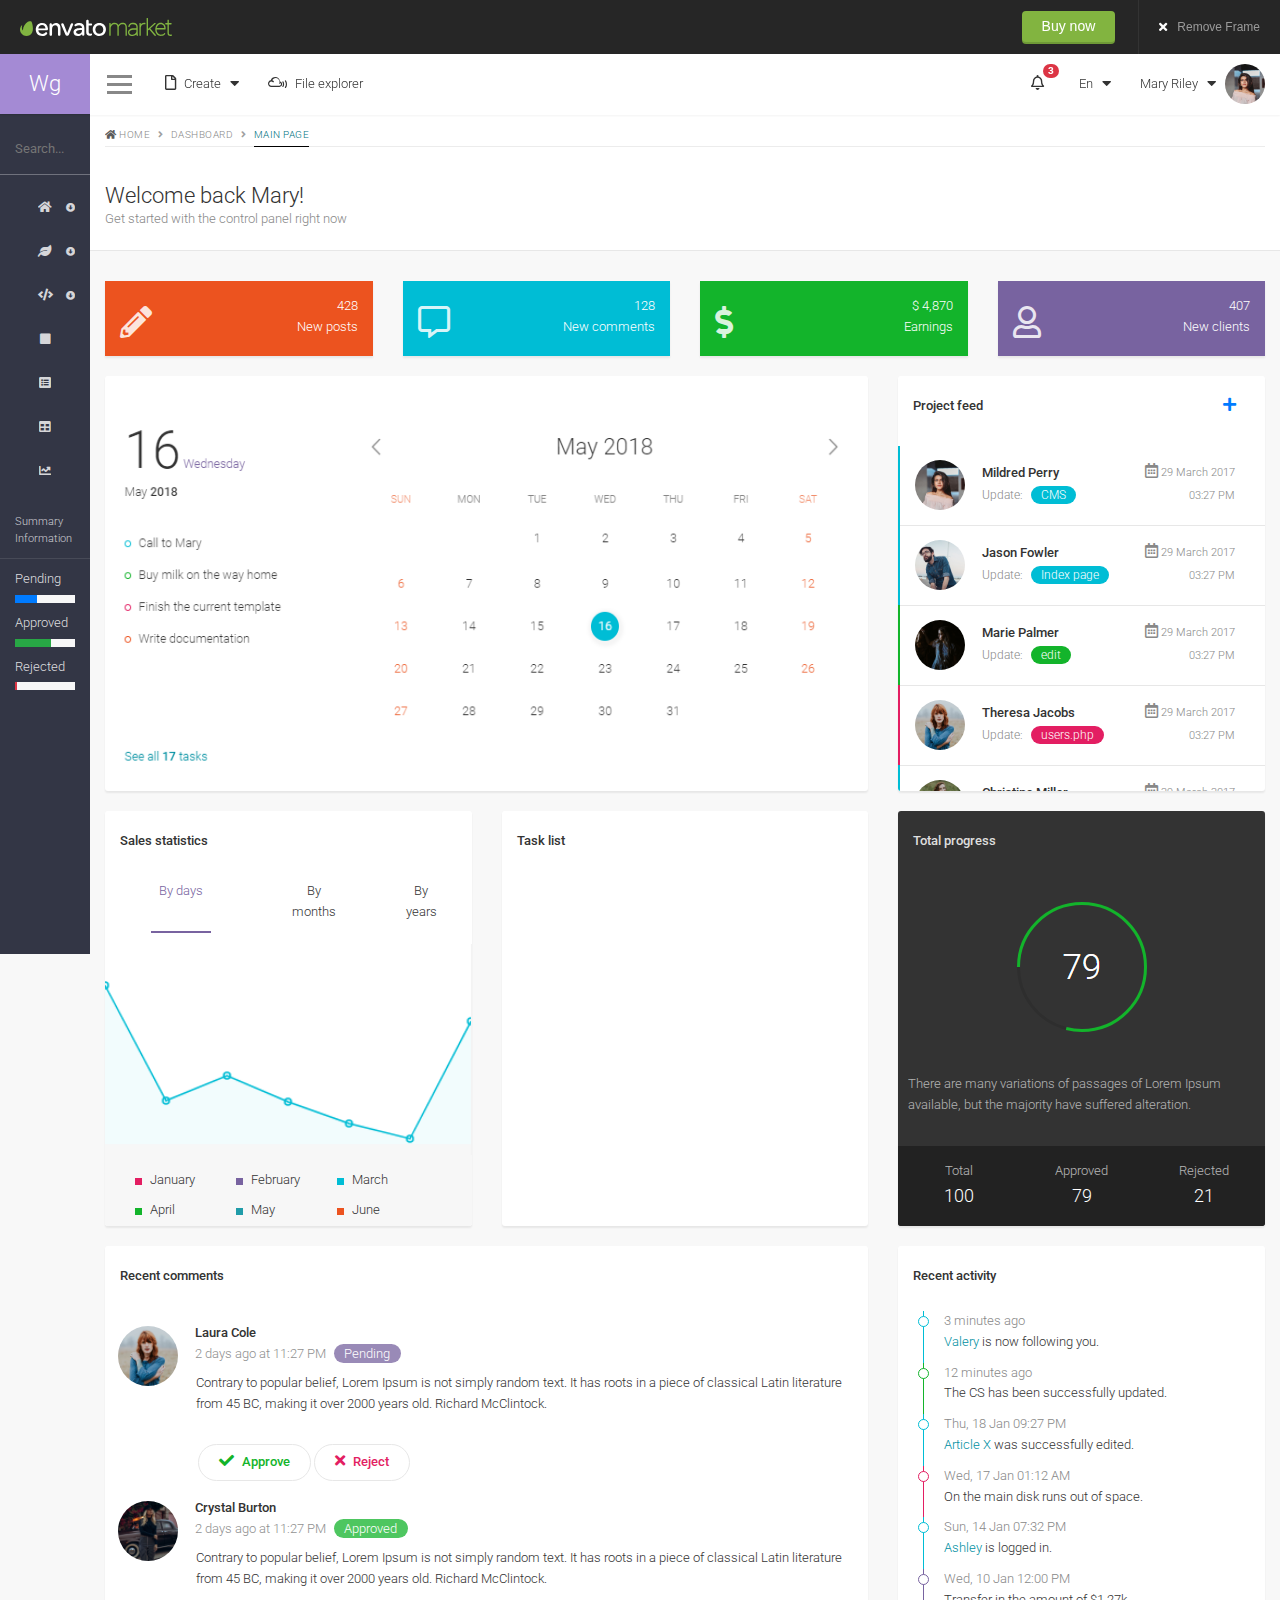
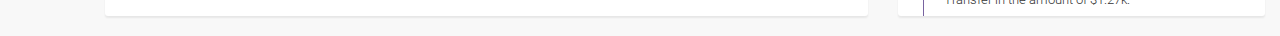
<file: 08.05-finalfront/index.html>
<!DOCTYPE html>
<html lang="en">

<head>
    <meta charset="UTF-8">
    <meta http-equiv="X-UA-Compatible" content="IE=edge">
    <meta name="robots" content="noindex, follow">
    <meta name="viewport" content="width=device-width,initial-scale=1">
    <title>WgBoard - Responsive Admin/Dashboard Template Preview - ThemeForest</title>
    <link rel="stylesheet" type="text/css" href="css/bootstrap.min.css">
    <link rel="stylesheet" type="text/css" href="css/style.css">
    <link href="https://fonts.googleapis.com/css?family=Roboto:300,400,500,700" rel="stylesheet">
    <link rel="stylesheet" href="https://use.fontawesome.com/releases/v5.0.8/css/all.css">
</head>
<body>

    <div class="topHeader">
        <div class="envatoLogo">
            <a href="https://themeforest.net/item/wgboard-responsive-admindashboard-template/21730214">Envato Market</a>
        </div>

        <div class="rightPart">
            <div class="buyNow">
                <a class="buyButton" href="https://themeforest.net/item/wgboard-responsive-admindashboard-template/21730214">Buy now</a>
            </div>

            <div class="closeNow">
                <a href="#" onclick="closeTop()">
                    <i class="fas fa-times"></i><span>Remove Frame</span>
                </a>
            </div>
        </div>
    </div>

    


    <nav id="mainNav">

        <div class="topNav" id="topNav">

            <a class="wgBoard" id="wgBoard" href="#">
                <div id="wgBoardBig">
                    <span><strong>Wg</strong>Board</span>
                </div>
                <div id="wgBoardSmall">
                    <span>Wg</span>
                </div>
            </a>

            <div class="menuButton">
                <a href="javascript:void(0)" class="menuToggle" onclick="leftNavShow()">
                    <div>
                        <span></span>
                        <span></span>
                        <span></span>
                        <span></span>
                        <span></span>
                        <span></span>
                    </div>
                </a>
            </div>

            <div class="navigationTop">

                <ul class="navTop navTopLeft">
                    <li class="myDropdown">
                        <a href="javascript:void(0)" class="dropbtn" onclick="myDropdown('createDropdown', 'right')">
                            <i class="dropbtn far fa-file"></i>
                            <span class="dropbtn">Create</span>
                            <i class="dropbtn fas fa-caret-down"></i>
                        </a>
                        <ul class="myDropdownMenu dropdown-content" id="createDropdown">
                            <li><a href="#">Publication</a></li>
                            <li><a href="#">Project</a></li>
                            <li><a href="#">Task Item</a></li>
                        </ul>
                    </li>
                    <li>
                        <a href="#">
                            <i class="fab fa-mixcloud"></i>
                            <span>File explorer</span>
                        </a>
                    </li>
                </ul>

                <ul class="navTop navTopRight">
                    <li class="myDropdown">
                        <a href="javascript:void(0)" class="dropbtn" onclick="myDropdown('notifyDropdown', 'left')">
                            <i class="dropbtn far fa-bell"></i>
                            <span class="dropbtn badge badge-danger">3</span>
                        </a>
                        <ul class="myDropdownMenu dropdown-content" id="notifyDropdown">
                            <li class="titleLi">Notifications</li>
                            <li>
                                <a href="#" class="notification">
                                    <div class="notifAvatar">
                                        <img src="images/avatar3.jpg">
                                    </div>
                                    <div class="notifBody">
                                        <span class="notifName">Phillip Sandoval</span> liked your post
                                        <span class="notifTime">2 minutes ago</span>
                                        <span class="notifState"></span>
                                    </div>
                                </a>
                            </li>
                            <li>
                                <a href="#" class="notification">
                                    <div class="notifAvatar">
                                        <img src="images/avatar2.jpg">
                                    </div>
                                    <div class="notifBody">
                                        <span class="notifName">Mary Riley</span> delegated case
                                        <span class="notifTime">4 hours ago</span>
                                        <span class="notifState"></span>
                                    </div>
                                </a>
                            </li>
                            <li> 
                                <a href="#" class="notification">
                                    <div class="notifAvatar">
                                        <img src="images/avatar1.jpg">
                                    </div>
                                    <div class="notifBody">
                                        <span class="notifName">Debra Burton</span> commented your post
                                        <span class="notifTime">4 hours ago</span>
                                        <span class="notifState"></span>
                                    </div>
                                </a>
                            </li>
                            <li>
                                <a href="#" class="notification">
                                    <div class="notifAvatar">
                                        <img src="images/avatar4.jpg">
                                    </div>
                                    <div class="notifBody">
                                        <span class="notifName">Nathan Nelson</span> followed you
                                        <span class="notifTime">4 hours ago</span>
                                        <span class="notifState"></span>
                                    </div>
                                </a>
                            </li>
                            <li class="footerLi">
                                <a href="#">See all notifications</a>
                            </li>
                        </ul>
                    </li>
                    <li class="myDropdown">
                        <a href="javascript:void(0)" class="dropbtn" onclick="myDropdown('langDropdown', 'left')">
                            <span class="dropbtn">En</span>
                            <i class="dropbtn fas fa-caret-down"></i>
                        </a>
                        <ul class="myDropdownMenu dropdown-content" id="langDropdown">
                            <li>
                                <a href="#">English</a>
                            </li>
                            <li>
                                <a href="#">Deutsch</a>
                            </li>
                            <li>
                                <a href="#">France</a>
                            </li>
                        </ul>
                    </li>
                    <li class="myDropdown">
                        <a href="javascript:void(0)" class="dropbtn dropdownProfile" onclick="myDropdown('profileDropdown', 'left')">
                            <span class="dropbtn profName">Mary Riley</span>
                            <i class="dropbtn fas fa-caret-down"></i>
                            <div class="profAvatar">
                                <div class="profAvatarImg">
                                    <img class="dropbtn" src="images/avatar2.jpg">
                                </div>
                            </div>
                        </a>
                        <ul class="myDropdownMenu dropdown-content" id="profileDropdown">
                            <li>
                                <a href="#"><i class="far fa-user-circle"></i> Profile</a>
                            </li>
                            <li>
                                <a href="#"><i class="fas fa-tasks"></i> Tasks</a>
                            </li>
                            <li>
                                <a href="#"><i class="fas fa-sign-out-alt"></i> Sign Out</a>
                            </li>
                        </ul>
                    </li>
                </ul>
            </div>

        </div>

        <div class="leftNav" id="leftNav">
            <div class="leftNavContent">
                <div class="leftNavSearch">
                    <form class="leftNavSearchForm">
                        <input type="text" placeholder="Search..." class="leftNavSearchInput" onclick="searchIc()">
                        <div class="leftNavSearchInputDiv">
                            <button class="btn btn-default" type="button" id="searchIcon">
                                <i class="fas fa-search"></i>
                            </button>
                        </div>
                    </form>
                </div>
                <ul class="leftNavNav">
                    <li>
                        <a href="javascript:void(0)" class="leftNavItem leftNavDropdownTogle" onclick="myCollapse('dashboard')">
                            <i class="fas fa-home leftNavIcons"></i>
                            <span class="leftNavSpans">Dashboard</span>
                            <i class="fas fa-arrow-alt-circle-down leftNavIconsAfter"></i>
                        </a>
                        <ul class="myCollapse" id="dashboard">
                            <li>
                                <a href="index.html" class="leftNavItem">
                                    <i class="far fa-circle leftNavSpans"></i>
                                    <span class="leftNavSpans">Main layout</span>
                                </a>
                            </li>
                            <li>
                                <a href="shop.html" class="leftNavItem">
                                    <i class="far fa-circle leftNavSpans"></i>
                                    <span class="leftNavSpans">Online Shop</span>
                                </a>
                            </li>
                            <li>
                                <a href="blog.html" class="leftNavItem">
                                    <i class="far fa-circle leftNavSpans"></i>
                                    <span class="leftNavSpans">Blog Dashboard</span>
                                </a>
                            </li>
                        </ul>
                    </li>
                    <li>
                        <a href="javascript:void(0)" class="leftNavItem leftNavDropdownTogle" onclick="myCollapse('uiElements')">
                            <i class="fas fa-leaf leftNavIcons"></i>
                            <span class="leftNavSpans">UI elements</span>
                            <i class="fas fa-arrow-alt-circle-down leftNavIconsAfter"></i>
                        </a>
                        <ul class="myCollapse" id="uiElements">
                            <li>
                                <a href="badges.html" class="leftNavItem">
                                    <i class="far fa-circle leftNavSpans"></i>
                                    <span class="leftNavSpans">Badges</span>
                                </a>
                            </li>
                            <li>
                                <a href="labels.html" class="leftNavItem">
                                    <i class="far fa-circle leftNavSpans"></i>
                                    <span class="leftNavSpans">Labels</span>
                                </a>
                            </li>
                            <li>
                                <a href="listgroups.html" class="leftNavItem">
                                    <i class="far fa-circle leftNavSpans"></i>
                                    <span class="leftNavSpans">List groups</span>
                                </a>
                            </li>
                            <li>
                                <a href="pagination.html" class="leftNavItem">
                                    <i class="far fa-circle leftNavSpans"></i>
                                    <span class="leftNavSpans">Pagination</span>
                                </a>
                            </li>
                            <li>
                                <a href="panels.html" class="leftNavItem">
                                    <i class="far fa-circle leftNavSpans"></i>
                                    <span class="leftNavSpans">Panels</span>
                                </a>
                            </li>
                            <li>
                                <a href="progressbars.html" class="leftNavItem">
                                    <i class="far fa-circle leftNavSpans"></i>
                                    <span class="leftNavSpans">Progress bars</span>
                                </a>
                            </li>
                        </ul>
                    </li>
                    <li>
                        <a href="javascript:void(0)" class="leftNavItem leftNavDropdownTogle" onclick="myCollapse('components')">
                            <i class="fas fa-code leftNavIcons"></i>
                            <span class="leftNavSpans">Components</span>
                            <i class="fas fa-arrow-alt-circle-down leftNavIconsAfter"></i>
                        </a>
                        <ul class="myCollapse" id="components">
                            <li>
                                <a href="alerts.html" class="leftNavItem">
                                    <i class="far fa-circle leftNavSpans"></i>
                                    <span class="leftNavSpans">Alerts</span>
                                </a>
                            </li>
                            <li>
                                <a href="tooltips.html" class="leftNavItem">
                                    <i class="far fa-circle leftNavSpans"></i>
                                    <span class="leftNavSpans">Tooltips</span>
                                </a>
                            </li>
                            <li>
                                <a href="popovers.html" class="leftNavItem">
                                    <i class="far fa-circle leftNavSpans"></i>
                                    <span class="leftNavSpans">Popovers</span>
                                </a>
                            </li>
                            <li>
                                <a href="modals.html" class="leftNavItem">
                                    <i class="far fa-circle leftNavSpans"></i>
                                    <span class="leftNavSpans">Modals</span>
                                </a>
                            </li>
                        </ul>
                    </li>
                    <li>
                        <a href="buttons.html" class="leftNavItem leftNavDropdownTogle">
                            <i class="fas fa-square leftNavIcons"></i>
                            <span class="leftNavSpans">Buttons</span>
                        </a>
                    </li>
                    <li>
                        <a href="forms.html" class="leftNavItem leftNavDropdownTogle">
                            <i class="fas fa-list-alt leftNavIcons"></i>
                            <span class="leftNavSpans">Forms</span>
                        </a>
                    </li>
                    <li>
                        <a href="tables.html" class="leftNavItem leftNavDropdownTogle">
                            <i class="fas fa-table leftNavIcons"></i>
                            <span class="leftNavSpans">Tables</span>
                        </a>
                    </li>
                    <li>
                        <a href="charts.html" class="leftNavItem leftNavDropdownTogle">
                            <i class="fas fa-chart-line leftNavIcons"></i>
                            <span class="leftNavSpans">Charts</span>
                            <span class="badge badge-danger leftNavSpans">New</span>
                        </a>
                    </li>
                </ul>
                <div class="leftNavTitle">
                    Summary Information
                </div>
                <div class="leftNavSummary">
                    <div class="leftNavSummaryItem">
                        <div class="leftNavSummaryTitle">
                            Pending
                            <span class="leftNavSummaryValue">37%</span>
                        </div>
                        <div class="progress">
                            <div class="progress-bar bg-primary" role="progressbar" aria-valuenow="37" aria-valuemin="0" aria-valuemax="100" style="width: 36%;">
                            </div>
                        </div>
                    </div>
                    <div class="leftNavSummaryItem">
                        <div class="leftNavSummaryTitle">
                            Approved
                            <span class="leftNavSummaryValue">60%</span>
                        </div>
                        <div class="progress">
                            <div class="progress-bar bg-success" role="progressbar" aria-valuenow="60" aria-valuemin="0" aria-valuemax="100" style="width: 60%;">
                            </div>
                        </div>
                    </div>
                    <div class="leftNavSummaryItem">
                        <div class="leftNavSummaryTitle">
                            Rejected
                            <span class="leftNavSummaryValue">3%</span>
                        </div>
                        <div class="progress">
                            <div class="progress-bar bg-danger" role="progressbar" aria-valuenow="3" aria-valuemin="0" aria-valuemax="100" style="width: 3%;">
                            </div>
                        </div>
                    </div>
                </div>
            </div>
        </div>
    </div>

</nav>

<main class="myContainer" id="mainContainer">

    <header class="mainHeader">
        <div class="headerContainer">
            <div class="row">
                <div class="col-12">
                    <ol class="myBreadcrumb">
                        <li>
                            <i class="fas fa-home"></i>
                            <a href="#">Home</a>
                        </li>
                        <li>
                            <i class="fas fa-angle-right"></i>
                            <a href="#">Dashboard</a>
                        </li>
                        <li class="active">
                            <i class="fas fa-angle-right"></i>
                            <a href="#">Main Page</a>
                        </li>
                    </ol>
                    <div class="pageHeader">
                        <h1>Welcome back Mary!</h1>
                        <h2>Get started with the control panel right now</h2>
                    </div>
                </div>
            </div>
        </div>
    </header>

    <div class="mainBody">
        <div class="row">
            <div class="col-12 col-sm-6 col-md-3">
                <div class="widget postWidget">
                    <div class="widgetLayout">
                        <div class="widgetBody">
                            <div class="widgetBodyLeft">
                                <span><i class="fas fa-pencil-alt"></i></span>
                            </div>
                            <div class="widgetBodyRight">
                                <div class="widgetValue">428</div>
                                <div class="widgetTitle">New posts</div>
                            </div>
                        </div>
                    </div>
                </div>
            </div>
            <div class="col-12 col-sm-6 col-md-3">
                <div class="widget commentWidget">
                    <div class="widgetLayout">
                        <div class="widgetBody">
                            <div class="widgetBodyLeft">
                                <span><i class="far fa-comment-alt"></i></i></span>
                            </div>
                            <div class="widgetBodyRight">
                                <div class="widgetValue">128</div>
                                <div class="widgetTitle">New comments</div>
                            </div>
                        </div>
                    </div>
                </div>
            </div>
            <div class="col-12 col-sm-6 col-md-3">
                <div class="widget earningWidget">
                    <div class="widgetLayout">
                        <div class="widgetBody">
                            <div class="widgetBodyLeft">
                                <span><i class="fas fa-dollar-sign"></i></span>
                            </div>
                            <div class="widgetBodyRight">
                                <div class="widgetValue">$ 4,870</div>
                                <div class="widgetTitle">Earnings</div>
                            </div>
                        </div>
                    </div>
                </div>
            </div>
            <div class="col-12 col-sm-6 col-md-3">
                <div class="widget clientWidget">
                    <div class="widgetLayout">
                        <div class="widgetBody">
                            <div class="widgetBodyLeft">
                                <span><i class="far fa-user"></i></i></span>
                            </div>
                            <div class="widgetBodyRight">
                                <div class="widgetValue">407</div>
                                <div class="widgetTitle">New clients</div>
                            </div>
                        </div>
                    </div>
                </div>
            </div>
        </div>
        <div class="row">
            <div class="col-12 col-sm-12 col-md-12 col-lg-8">
                <div class="widget widgetCalendar projectFeed">
                    <div class="widgetLayout">
                        <img id="calendar" src='images/calendar.png'>
                        <img id="minicalendar" src='images/minicalendar.png'>
                    </div>
                </div>
            </div>
            <div class="col-12 col-sm-12 col-md-12 col-lg-4">
                <div class="widget projectFeed">
                    <div class="widgetLayout">
                        <div class="widgetHeading">
                            <div class="widgetTitle">
                                Project feed
                            </div>
                            <ul class="widgetControls">
                                <li>
                                    <a href="javascript:void(0)" onclick="projectCreate()"><i class="fas fa-plus"></i> </a>
                                </li>
                            </ul>
                        </div>
                        <div class="widgetBody widgetBodyA">
                            <div class="widgetItem" onclick="mainCollapse('firstItem', '148px')">
                                <div class="widgetItemHeading">
                                    <div class="widgetItemDate">
                                        <i class="far fa-calendar-alt"></i>
                                        29 March 2017
                                        <span>03:27 PM</span>
                                    </div>
                                    <div class="widgetItemAvatar">
                                        <img src="images/avatar2.jpg">
                                    </div>
                                    <div class="widgetItemName">
                                        Mildred Perry
                                    </div>
                                    <div class="widgetItemStatus">
                                        Update:
                                        <span>CMS</span>
                                    </div>
                                </div>
                                <div class="widgetItemBody" id="firstItem">
                                    <div class="widgetItemBodyContent">
                                        <ul class="widgetItemUpdatedFiles">
                                            <li>
                                                <i class="far fa-copy"></i>
                                                Updated files
                                            </li>
                                            <li>_badges.scss</li>
                                            <li>_clearfix.scss</li>
                                            <li>main-font.woff</li>
                                        </ul>
                                        <div class="widgetItemProjectStatus">
                                            <div>
                                                Project completed in
                                                <span>70%</span>
                                            </div>
                                            <div class="progress">
                                                <div class="progress-bar bg-primary" role="progressbar" aria-valuenow="70" aria-valuemin="0" aria-valuemax="100" style="width: 70%;">
                                                </div>
                                            </div>
                                        </div>
                                    </div>
                                </div>
                            </div>
                            <div class="widgetItem" onclick="mainCollapse('secondItem', '148px')">
                                <div class="widgetItemHeading">
                                    <div class="widgetItemDate">
                                        <i class="far fa-calendar-alt"></i>
                                        29 March 2017
                                        <span>03:27 PM</span>
                                    </div>
                                    <div class="widgetItemAvatar">
                                        <img src="images/avatar5.jpg">
                                    </div>
                                    <div class="widgetItemName">
                                        Jason Fowler
                                    </div>
                                    <div class="widgetItemStatus">
                                        Update:
                                        <span>Index page</span>
                                    </div>
                                </div>
                                <div class="widgetItemBody" id="secondItem">
                                    <div class="widgetItemBodyContent">
                                        <ul class="widgetItemUpdatedFiles">
                                            <li>
                                                <i class="far fa-copy"></i>
                                                Updated files
                                            </li>
                                            <li>_badges.scss</li>
                                            <li>_clearfix.scss</li>
                                            <li>main-font.woff</li>
                                        </ul>
                                        <div class="widgetItemProjectStatus">
                                            <div>
                                                Project completed in
                                                <span>70%</span>
                                            </div>
                                            <div class="progress">
                                                <div class="progress-bar bg-primary" role="progressbar" aria-valuenow="70" aria-valuemin="0" aria-valuemax="100" style="width: 70%;">
                                                </div>
                                            </div>
                                        </div>
                                    </div>
                                </div>
                            </div>
                            <div class="widgetItem" onclick="mainCollapse('thirdItem', '148px')">
                                <div class="widgetItemHeading">
                                    <div class="widgetItemDate">
                                        <i class="far fa-calendar-alt"></i>
                                        29 March 2017
                                        <span>03:27 PM</span>
                                    </div>
                                    <div class="widgetItemAvatar">
                                        <img src="images/avatar6.jpg">
                                    </div>
                                    <div class="widgetItemName">
                                        Marie Palmer
                                    </div>
                                    <div class="widgetItemStatus">
                                        Update:
                                        <span>edit</span>
                                    </div>
                                </div>
                                <div class="widgetItemBody" id="thirdItem">
                                    <div class="widgetItemBodyContent">
                                        <ul class="widgetItemUpdatedFiles">
                                            <li>
                                                <i class="far fa-copy"></i>
                                                Updated files
                                            </li>
                                            <li>_badges.scss</li>
                                            <li>_clearfix.scss</li>
                                            <li>main-font.woff</li>
                                        </ul>
                                        <div class="widgetItemProjectStatus">
                                            <div>
                                                Project completed in
                                                <span>70%</span>
                                            </div>
                                            <div class="progress">
                                                <div class="progress-bar bg-success" role="progressbar" aria-valuenow="70" aria-valuemin="0" aria-valuemax="100" style="width: 70%;">
                                                </div>
                                            </div>
                                        </div>
                                    </div>
                                </div>
                            </div>
                            <div class="widgetItem" onclick="mainCollapse('fourthItem', '148px')">
                                <div class="widgetItemHeading">
                                    <div class="widgetItemDate">
                                        <i class="far fa-calendar-alt"></i>
                                        29 March 2017
                                        <span>03:27 PM</span>
                                    </div>
                                    <div class="widgetItemAvatar">
                                        <img src="images/avatar7.jpg">
                                    </div>
                                    <div class="widgetItemName">
                                        Theresa Jacobs
                                    </div>
                                    <div class="widgetItemStatus">
                                        Update:
                                        <span>users.php</span>
                                    </div>
                                </div>
                                <div class="widgetItemBody" id="fourthItem">
                                    <div class="widgetItemBodyContent">
                                        <ul class="widgetItemUpdatedFiles">
                                            <li>
                                                <i class="far fa-copy"></i>
                                                Updated files
                                            </li>
                                            <li>_badges.scss</li>
                                            <li>_clearfix.scss</li>
                                            <li>main-font.woff</li>
                                        </ul>
                                        <div class="widgetItemProjectStatus">
                                            <div>
                                                Project completed in
                                                <span>70%</span>
                                            </div>
                                            <div class="progress">
                                                <div class="progress-bar bg-success" role="progressbar" aria-valuenow="70" aria-valuemin="0" aria-valuemax="100" style="width: 70%;">
                                                </div>
                                            </div>
                                        </div>
                                    </div>
                                </div>
                            </div>
                            <div class="widgetItem" onclick="mainCollapse('fivethItem', '148px')">
                                <div class="widgetItemHeading">
                                    <div class="widgetItemDate">
                                        <i class="far fa-calendar-alt"></i>
                                        29 March 2017
                                        <span>03:27 PM</span>
                                    </div>
                                    <div class="widgetItemAvatar">
                                        <img src="images/avatar8.jpg">
                                    </div>
                                    <div class="widgetItemName">
                                        Christine Miller
                                    </div>
                                    <div class="widgetItemStatus">
                                        Update:
                                        <span>edit</span>
                                    </div>
                                </div>
                                <div class="widgetItemBody" id="fivethItem">
                                    <div class="widgetItemBodyContent">
                                        <ul class="widgetItemUpdatedFiles">
                                            <li>
                                                <i class="far fa-copy"></i>
                                                Updated files
                                            </li>
                                            <li>_badges.scss</li>
                                            <li>_clearfix.scss</li>
                                            <li>main-font.woff</li>
                                        </ul>
                                        <div class="widgetItemProjectStatus">
                                            <div>
                                                Project completed in
                                                <span>70%</span>
                                            </div>
                                            <div class="progress">
                                                <div class="progress-bar bg-success" role="progressbar" aria-valuenow="70" aria-valuemin="0" aria-valuemax="100" style="width: 70%;">
                                                </div>
                                            </div>
                                        </div>
                                    </div>
                                </div>
                            </div>
                        </div>
                    </div>
                    <div class="widgetLayout" id="projectCr">
                         <div class="widgetHeading">
                            <div class="widgetTitle">
                                Create project
                            </div>
                            <ul class="widgetControls">
                                <li>
                                    <a href="javascript:void(0)"><i class="fas fa-times" onclick="projectCreate()"></i> </a>
                                </li>
                            </ul>
                        </div>
                        <div class="widgetBody widgetBodyB">
                            <form class="widgetCreateForm">
                                <div class="widgetCreateItem">
                                    <label>Project name</label>
                                    <input>
                                </div>
                                <div class="widgetCreateItem">
                                    <label>Action</label>
                                    <select>
                                        <option value="create">Create</option>
                                        <option value="update">Update</option>
                                        <option value="remove">Remove</option>
                                    </select>
                                </div>
                                <div class="widgetCreateItem widgetCreateItemFiles">
                                    <a href="javascript:void(0)" onclick="mainCollapse('fileCollapse', '44px')">
                                        Files
                                        <i class="fas fa-chevron-down" id="down"></i>
                                    </a>
                                    <div class="widgetCreateItemFilesCollapse" id="fileCollapse">
                                        <div>
                                            <input placeholder="Filename">
                                            <div>
                                                <i class="fas fa-plus"></i>
                                            </div>
                                        </div>
                                    </div>
                                </div>
                                <div class="widgetCreateItem">
                                    <label>Project color</label>
                                    <ul class="widgetCreateItemColors">
                                        <li>
                                            <div>
                                                <input type="ratio" name="default">
                                                <label id="defaultColor" for="default">Default</label>
                                            </div>
                                        </li>
                                        <li>
                                            <div>
                                                <input type="ratio" name="primary">
                                                <label id="primaryColor" for="primary">Primary</label>
                                            </div>
                                        </li>
                                        <li>
                                            <div>
                                                <input type="ratio" name="success">
                                                <label id="successColor" for="success">Success</label>
                                            </div>
                                        </li>
                                        <li>
                                            <div>
                                                <input type="ratio" name="info">
                                                <label id="infoColor" for="info">Info</label>
                                            </div>
                                        </li>
                                        <li>
                                            <div>
                                                <input type="ratio" name="warning">
                                                <label id="warningColor" for="warning">Warning</label>
                                            </div>
                                        </li>
                                        <li>
                                            <div>
                                                <input type="ratio" name="danger">
                                                <label id="dangerColor" for="danger">Danger</label>
                                            </div>
                                        </li>
                                    </ul>
                                </div>
                                <div class="widgetCreateItem">
                                    <label>Project completed in (%)</label>
                                    <div class="widgetCreateItemProjectStatus">
                                        <div>
                                            <input type="range" min="1" max="100" value="50" class="slider" id="myRange">
                                        </div>
                                        <div>
                                            <span id="demo"></span>%
                                        </div>
                                    </div>
                                </div>
                                <div class="widgetCreateItem text-center">
                                    <button type="submit" class="btn text-uppercase">Save project</button>
                                </div>
                            </form>
                        </div>
                    </div>
                </div>
            </div>
        </div>
        <div class="row">
            <div class="col-12 col-sm-12 col-md-12 col-lg-4">
                <div class="widget projectFeed">
                    <div class="widgetLayout">
                        <div class="widgetHeading">
                            <div class="widgetTitle">
                                Sales statistics
                            </div>
                        </div>
                        <div class="widgetBody">
                            <ul class="widgetNav">
                                <li class="widgetSales active">
                                    <a href="javascript:void(0)" onclick="widgetSales(this, 'widgetSalesDay')">By days</a>
                                </li>
                                <li class="widgetSales">
                                    <a href="javascript:void(0)" onclick="widgetSales(this, 'widgetSalesMonth')">By months</a>
                                </li>
                                <li class="widgetSales">
                                    <a href="javascript:void(0)" onclick="widgetSales(this, 'widgetSalesYear')">By years</a>
                                </li>
                            </ul>
                            <div class="widgetNavContent">
                                <div id="widgetSalesDay" class="widgetSales active"><img src="images/graph1.png"></div>
                                <div id="widgetSalesMonth" class="widgetSales"><img src="images/graph2.png"></div>
                                <div id="widgetSalesYear" class="widgetSales"><img src="images/graph3.png"></div>
                            </div>
                            <div class="widgetFooter">
                                <ul class="widgetMonths">
                                    <li>January</li>
                                    <li>February</li>
                                    <li>March</li>
                                    <li>April</li>
                                    <li>May</li>
                                    <li>June</li>
                                </ul>
                            </div>
                        </div>
                    </div>
                </div>
            </div>
            <div class="col-12 col-sm-12 col-md-12 col-lg-4">
                <div class="widget projectFeed">
                    <div class="widgetLayout">
                        <div class="widgetHeading">
                            <div class="widgetTitle">
                                Task list
                            </div>
                        </div>

                    </div>
                </div>
            </div>
            <div class="col-12 col-sm-12 col-md-12 col-lg-4">
                <div class="widget projectFeed progressFeed">
                    <div class="widgetLayout">
                        <div class="widgetHeading">
                            <div class="widgetTitle">
                                Total progress
                            </div>
                        </div>
                        <div class="widgetBody">
                            <div class="widgetProcess"><img src="images/progress.png"></div>
                            <p class="textMuted">
                                    There are many variations of passages of Lorem
                                    Ipsum available, but the majority have suffered
                                    alteration.
                            </p>
                            <div class="widgetFooter">
                                <div class="row">
                                    <div class="col-4 col-sm-4 text-center">
                                        <span>Total</span>
                                        <div>100</div>
                                    </div>
                                    <div class="col-4 col-sm-4 text-center">
                                        <span>Approved</span>
                                        <div>79</div>
                                    </div>
                                    <div class="col-4 col-sm-4 text-center">
                                        <span>Rejected</span>
                                        <div>21</div>
                                    </div>
                                </div>
                            </div>
                        </div>
                    </div>
                </div>
            </div>
        </div>
        <div class="row">
            <div class="col-12 col-sm-12 col-md-6 col-lg-8">
                <div class="widget projectFeed widgetComments">
                    <div class="widgetLayout">
                        <div class="widgetHeading">
                            <div class="widgetTitle">Recent comments</div>
                        </div>
                        <div class="widgetBody">
                            <ul class="widgetComment">
                                <li class="widgetCommentItem">
                                    <div class="commentAvatar">
                                        <img src="images/avatar7.jpg">
                                    </div>
                                    <div class="widgetCommentHeading">
                                        <div class="widgetCommentHeadingName">
                                            Laura Cole
                                        </div>
                                        <div class="widgetItemStatus widgetCommentHeadingData">
                                            2 days ago at 11:27 PM
                                            <span>Pending</span>
                                        </div>
                                    </div>
                                    <div class="widgetItemCommentText">
                                            Contrary to popular belief, Lorem Ipsum is not simply random text. It has roots in a piece of classical Latin literature from 45 BC, making it over 2000 years old. Richard McClintock.
                                    </div>
                                    <div class="widgetItemCommentButtons">
                                        <button>
                                            <i class="fas fa-check"></i>
                                            <span>Approve</span>
                                        </button>
                                        <button class="reject">
                                            <i class="fas fa-times"></i>
                                            <span>Reject</span>
                                        </button>
                                    </div>
                                </li>
                                <li class="widgetCommentItem">
                                    <div class="commentAvatar">
                                        <img src="images/avatar9.jpg">
                                    </div>
                                    <div class="widgetCommentHeading">
                                        <div class="widgetCommentHeadingName">
                                            Crystal Burton
                                        </div>
                                        <div class="widgetItemStatus widgetCommentHeadingData approved">
                                            2 days ago at 11:27 PM
                                            <span>Approved</span>
                                        </div>
                                    </div>
                                    <div class="widgetItemCommentText">
                                            Contrary to popular belief, Lorem Ipsum is not simply random text. It has roots in a piece of classical Latin literature from 45 BC, making it over 2000 years old. Richard McClintock.
                                    </div>
                                </li>
                            </ul>
                        </div>
                    </div>
                </div>
            </div>
            <div class="col-12 col-sm-12 col-md-6 col-lg-4">
                <div class="widget projectFeed widgetActivities">
                    <div class="widgetLayout">
                        <div class="widgetHeading">
                            <div class="widgetTitle">
                                Recent activity
                            </div>
                        </div>
                        <div class="widgetBody">
                            <ul class="widgetActivity">
                                <li class="widgetActivityItem">
                                    <div class="widgetActivityDate">3 minutes ago</div>
                                    <div class="widgetActivityContent">
                                        <a href="#">Valery</a> is now following you.
                                    </div>
                                </li>
                                <li class="widgetActivityItem success">
                                    <div class="widgetActivityDate">12 minutes ago</div>
                                    <div class="widgetActivityContent">
                                        The CS has been successfully updated.                                           
                                    </div>
                                </li>
                                <li class="widgetActivityItem">
                                    <div class="widgetActivityDate">Thu, 18 Jan 09:27 PM</div>
                                    <div class="widgetActivityContent">
                                        <a href="#">Article X</a> was successfully edited.
                                    </div>
                                </li>
                                <li class="widgetActivityItem danger">
                                    <div class="widgetActivityDate">Wed, 17 Jan 01:12 AM</div>
                                    <div class="widgetActivityContent">
                                        On the main disk runs out of space.
                                    </div>
                                </li>
                                <li class="widgetActivityItem">
                                    <div class="widgetActivityDate">Sun, 14 Jan 07:32 PM</div>
                                    <div class="widgetActivityContent">
                                        <a href="#">Ashley</a> is logged in.
                                    </div>  
                                </li>
                                <li class="widgetActivityItem primary">
                                    <div class="widgetActivityDate">Wed, 10 Jan 12:00 PM</div>
                                    <div class="widgetActivityContent">
                                        Transfer in the amount of $1.27k.
                                    </div>
                                </li>
                                <li class="widgetActivityItem">
                                    <div class="widgetActivityDate">Mon, 1 Jan 12:00 AM</div>
                                    <div class="widgetActivityContent">
                                        New reports have been generated.
                                    </div>
                                </li>
                            </ul>
                        </div>
                    </div>
                </div>
            </div>
        </div>
    </div>

</main>






<script type="text/javascript" src="js/jquery-3.3.1.min.js"></script>
<script src="js/bootstrap.bundle.min.js"></script>
<script src="js/bootstrap.min.js"></script>
<script type="text/javascript" src="js/main.js"></script>
</body>
</html>
</file>
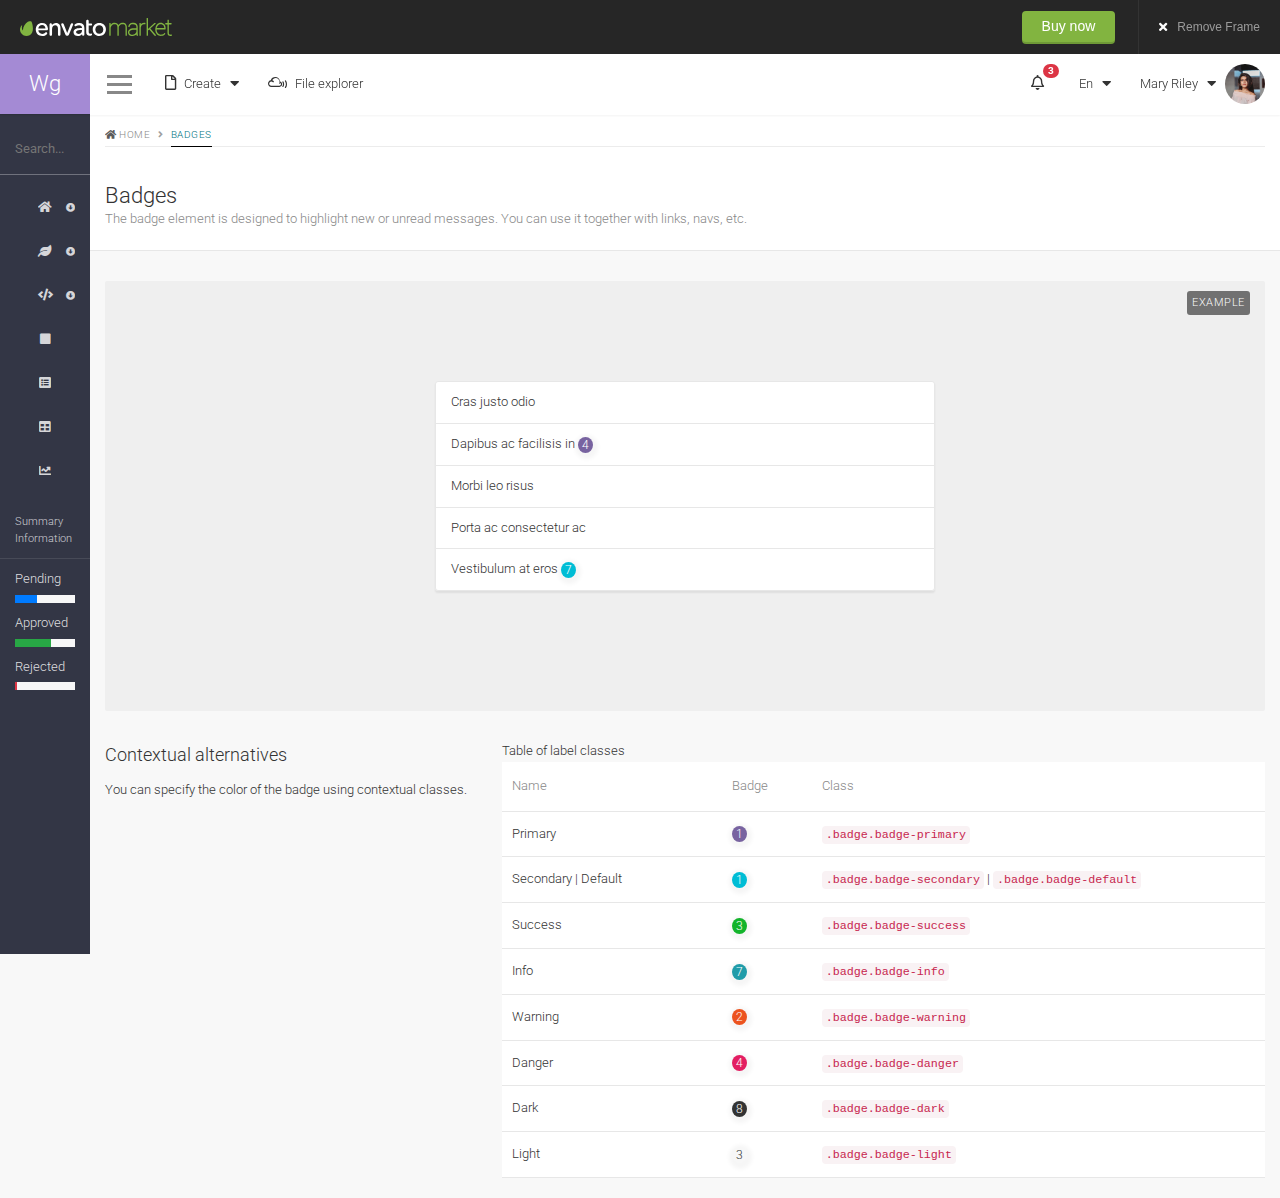
<file: 08.05-finalfront/badges.html>
<!DOCTYPE html>
<html lang="en">

<head>
    <meta charset="UTF-8">
    <meta http-equiv="X-UA-Compatible" content="IE=edge">
    <meta name="robots" content="noindex, follow">
    <meta name="viewport" content="width=device-width,initial-scale=1">
    <title>WgBoard - Responsive Admin/Dashboard Template Preview - ThemeForest</title>
    <link rel="stylesheet" type="text/css" href="css/bootstrap.min.css">
    <link rel="stylesheet" type="text/css" href="css/style.css">
    <link href="https://fonts.googleapis.com/css?family=Roboto:300,400,500,700" rel="stylesheet">
    <link href="https://fonts.googleapis.com/css?family=Inconsolata:400,700" rel="stylesheet">
    <link rel="stylesheet" href="https://use.fontawesome.com/releases/v5.0.8/css/all.css">
</head>
<body>

    <div class="topHeader" id="topHeader">
        <div class="envatoLogo">
            <a href="https://themeforest.net/item/wgboard-responsive-admindashboard-template/21730214">Envato Market</a>
        </div>

        <div class="rightPart">
            <div class="buyNow">
                <a class="buyButton" href="https://themeforest.net/item/wgboard-responsive-admindashboard-template/21730214">Buy now</a>
            </div>

            <div class="closeNow">
                <a href="#" onclick="closeTop()">
                    <i class="fas fa-times"></i><span>Remove Frame</span>
                </a>
            </div>
        </div>
    </div>

    


    <nav id="mainNav">

        <div class="topNav" id="topNav">

            <a class="wgBoard" id="wgBoard" href="#">
                <div id="wgBoardBig">
                    <span><strong>Wg</strong>Board</span>
                </div>
                <div id="wgBoardSmall">
                    <span>Wg</span>
                </div>
            </a>

            <div class="menuButton">
                <a href="javascript:void(0)" class="menuToggle" onclick="leftNavShow()">
                    <div>
                        <span></span>
                        <span></span>
                        <span></span>
                        <span></span>
                        <span></span>
                        <span></span>
                    </div>
                </a>
            </div>

            <div class="navigationTop">

                <ul class="navTop navTopLeft">
                    <li class="myDropdown">
                        <a href="javascript:void(0)" class="dropbtn" onclick="myDropdown('createDropdown', 'right')">
                            <i class="dropbtn far fa-file"></i>
                            <span class="dropbtn">Create</span>
                            <i class="dropbtn fas fa-caret-down"></i>
                        </a>
                        <ul class="myDropdownMenu dropdown-content" id="createDropdown">
                            <li><a href="#">Publication</a></li>
                            <li><a href="#">Project</a></li>
                            <li><a href="#">Task Item</a></li>
                        </ul>
                    </li>
                    <li>
                        <a href="#">
                            <i class="fab fa-mixcloud"></i>
                            <span>File explorer</span>
                        </a>
                    </li>
                </ul>

                <ul class="navTop navTopRight">
                    <li class="myDropdown">
                        <a href="javascript:void(0)" class="dropbtn" onclick="myDropdown('notifyDropdown', 'left')">
                            <i class="dropbtn far fa-bell"></i>
                            <span class="dropbtn badge badge-danger">3</span>
                        </a>
                        <ul class="myDropdownMenu dropdown-content" id="notifyDropdown">
                            <li class="titleLi">Notifications</li>
                            <li>
                                <a href="#" class="notification">
                                    <div class="notifAvatar">
                                        <img src="images/avatar3.jpg">
                                    </div>
                                    <div class="notifBody">
                                        <span class="notifName">Phillip Sandoval</span> liked your post
                                        <span class="notifTime">2 minutes ago</span>
                                        <span class="notifState"></span>
                                    </div>
                                </a>
                            </li>
                            <li>
                                <a href="#" class="notification">
                                    <div class="notifAvatar">
                                        <img src="images/avatar2.jpg">
                                    </div>
                                    <div class="notifBody">
                                        <span class="notifName">Mary Riley</span> delegated case
                                        <span class="notifTime">4 hours ago</span>
                                        <span class="notifState"></span>
                                    </div>
                                </a>
                            </li>
                            <li> 
                                <a href="#" class="notification">
                                    <div class="notifAvatar">
                                        <img src="images/avatar1.jpg">
                                    </div>
                                    <div class="notifBody">
                                        <span class="notifName">Debra Burton</span> commented your post
                                        <span class="notifTime">4 hours ago</span>
                                        <span class="notifState"></span>
                                    </div>
                                </a>
                            </li>
                            <li>
                                <a href="#" class="notification">
                                    <div class="notifAvatar">
                                        <img src="images/avatar4.jpg">
                                    </div>
                                    <div class="notifBody">
                                        <span class="notifName">Nathan Nelson</span> followed you
                                        <span class="notifTime">4 hours ago</span>
                                        <span class="notifState"></span>
                                    </div>
                                </a>
                            </li>
                            <li class="footerLi">
                                <a href="#">See all notifications</a>
                            </li>
                        </ul>
                    </li>
                    <li class="myDropdown">
                        <a href="javascript:void(0)" class="dropbtn" onclick="myDropdown('langDropdown', 'left')">
                            <span class="dropbtn">En</span>
                            <i class="dropbtn fas fa-caret-down"></i>
                        </a>
                        <ul class="myDropdownMenu dropdown-content" id="langDropdown">
                            <li>
                                <a href="#">English</a>
                            </li>
                            <li>
                                <a href="#">Deutsch</a>
                            </li>
                            <li>
                                <a href="#">France</a>
                            </li>
                        </ul>
                    </li>
                    <li class="myDropdown">
                        <a href="javascript:void(0)" class="dropbtn dropdownProfile" onclick="myDropdown('profileDropdown', 'left')">
                            <span class="dropbtn profName">Mary Riley</span>
                            <i class="dropbtn fas fa-caret-down"></i>
                            <div class="profAvatar">
                                <div class="profAvatarImg">
                                    <img class="dropbtn" src="images/avatar2.jpg">
                                </div>
                            </div>
                        </a>
                        <ul class="myDropdownMenu dropdown-content" id="profileDropdown">
                            <li>
                                <a href="#"><i class="far fa-user-circle"></i> Profile</a>
                            </li>
                            <li>
                                <a href="#"><i class="fas fa-tasks"></i> Tasks</a>
                            </li>
                            <li>
                                <a href="#"><i class="fas fa-sign-out-alt"></i> Sign Out</a>
                            </li>
                        </ul>
                    </li>
                </ul>
            </div>

        </div>

        <div class="leftNav" id="leftNav">
            <div class="leftNavContent">
                <div class="leftNavSearch">
                    <form class="leftNavSearchForm">
                        <input type="text" placeholder="Search..." class="leftNavSearchInput" onclick="searchIc()">
                        <div class="leftNavSearchInputDiv">
                            <button class="btn btn-default" type="button" id="searchIcon">
                                <i class="fas fa-search"></i>
                            </button>
                        </div>
                    </form>
                </div>
                <ul class="leftNavNav">
                    <li>
                        <a href="javascript:void(0)" class="leftNavItem leftNavDropdownTogle" onclick="myCollapse('dashboard')">
                            <i class="fas fa-home leftNavIcons"></i>
                            <span class="leftNavSpans">Dashboard</span>
                            <i class="fas fa-arrow-alt-circle-down leftNavIconsAfter"></i>
                        </a>
                        <ul class="myCollapse" id="dashboard">
                            <li>
                                <a href="index.html" class="leftNavItem">
                                    <i class="far fa-circle leftNavSpans"></i>
                                    <span class="leftNavSpans">Main layout</span>
                                </a>
                            </li>
                            <li>
                                <a href="shop.html" class="leftNavItem">
                                    <i class="far fa-circle leftNavSpans"></i>
                                    <span class="leftNavSpans">Online Shop</span>
                                </a>
                            </li>
                            <li>
                                <a href="blog.html" class="leftNavItem">
                                    <i class="far fa-circle leftNavSpans"></i>
                                    <span class="leftNavSpans">Blog Dashboard</span>
                                </a>
                            </li>
                        </ul>
                    </li>
                    <li>
                        <a href="javascript:void(0)" class="leftNavItem leftNavDropdownTogle" onclick="myCollapse('uiElements')">
                            <i class="fas fa-leaf leftNavIcons"></i>
                            <span class="leftNavSpans">UI elements</span>
                            <i class="fas fa-arrow-alt-circle-down leftNavIconsAfter"></i>
                        </a>
                        <ul class="myCollapse" id="uiElements">
                            <li>
                                <a href="badges.html" class="leftNavItem">
                                    <i class="far fa-circle leftNavSpans"></i>
                                    <span class="leftNavSpans">Badges</span>
                                </a>
                            </li>
                            <li>
                                <a href="labels.html" class="leftNavItem">
                                    <i class="far fa-circle leftNavSpans"></i>
                                    <span class="leftNavSpans">Labels</span>
                                </a>
                            </li>
                            <li>
                                <a href="listgroups.html" class="leftNavItem">
                                    <i class="far fa-circle leftNavSpans"></i>
                                    <span class="leftNavSpans">List groups</span>
                                </a>
                            </li>
                            <li>
                                <a href="pagination.html" class="leftNavItem">
                                    <i class="far fa-circle leftNavSpans"></i>
                                    <span class="leftNavSpans">Pagination</span>
                                </a>
                            </li>
                            <li>
                                <a href="panels.html" class="leftNavItem">
                                    <i class="far fa-circle leftNavSpans"></i>
                                    <span class="leftNavSpans">Panels</span>
                                </a>
                            </li>
                            <li>
                                <a href="progressbars.html" class="leftNavItem">
                                    <i class="far fa-circle leftNavSpans"></i>
                                    <span class="leftNavSpans">Progress bars</span>
                                </a>
                            </li>
                        </ul>
                    </li>
                    <li>
                        <a href="javascript:void(0)" class="leftNavItem leftNavDropdownTogle" onclick="myCollapse('components')">
                            <i class="fas fa-code leftNavIcons"></i>
                            <span class="leftNavSpans">Components</span>
                            <i class="fas fa-arrow-alt-circle-down leftNavIconsAfter"></i>
                        </a>
                        <ul class="myCollapse" id="components">
                            <li>
                                <a href="alerts.html" class="leftNavItem">
                                    <i class="far fa-circle leftNavSpans"></i>
                                    <span class="leftNavSpans">Alerts</span>
                                </a>
                            </li>
                            <li>
                                <a href="tooltips.html" class="leftNavItem">
                                    <i class="far fa-circle leftNavSpans"></i>
                                    <span class="leftNavSpans">Tooltips</span>
                                </a>
                            </li>
                            <li>
                                <a href="popovers.html" class="leftNavItem">
                                    <i class="far fa-circle leftNavSpans"></i>
                                    <span class="leftNavSpans">Popovers</span>
                                </a>
                            </li>
                            <li>
                                <a href="modals.html" class="leftNavItem">
                                    <i class="far fa-circle leftNavSpans"></i>
                                    <span class="leftNavSpans">Modals</span>
                                </a>
                            </li>
                        </ul>
                    </li>
                    <li>
                        <a href="buttons.html" class="leftNavItem leftNavDropdownTogle">
                            <i class="fas fa-square leftNavIcons"></i>
                            <span class="leftNavSpans">Buttons</span>
                        </a>
                    </li>
                    <li>
                        <a href="forms.html" class="leftNavItem leftNavDropdownTogle">
                            <i class="fas fa-list-alt leftNavIcons"></i>
                            <span class="leftNavSpans">Forms</span>
                        </a>
                    </li>
                    <li>
                        <a href="tables.html" class="leftNavItem leftNavDropdownTogle">
                            <i class="fas fa-table leftNavIcons"></i>
                            <span class="leftNavSpans">Tables</span>
                        </a>
                    </li>
                    <li>
                        <a href="charts.html" class="leftNavItem leftNavDropdownTogle">
                            <i class="fas fa-chart-line leftNavIcons"></i>
                            <span class="leftNavSpans">Charts</span>
                            <span class="badge badge-danger leftNavSpans">New</span>
                        </a>
                    </li>
                </ul>
                <div class="leftNavTitle">
                    Summary Information
                </div>
                <div class="leftNavSummary">
                    <div class="leftNavSummaryItem">
                        <div class="leftNavSummaryTitle">
                            Pending
                            <span class="leftNavSummaryValue">37%</span>
                        </div>
                        <div class="progress">
                            <div class="progress-bar bg-primary" role="progressbar" aria-valuenow="37" aria-valuemin="0" aria-valuemax="100" style="width: 36%;">
                            </div>
                        </div>
                    </div>
                    <div class="leftNavSummaryItem">
                        <div class="leftNavSummaryTitle">
                            Approved
                            <span class="leftNavSummaryValue">60%</span>
                        </div>
                        <div class="progress">
                            <div class="progress-bar bg-success" role="progressbar" aria-valuenow="60" aria-valuemin="0" aria-valuemax="100" style="width: 60%;">
                            </div>
                        </div>
                    </div>
                    <div class="leftNavSummaryItem">
                        <div class="leftNavSummaryTitle">
                            Rejected
                            <span class="leftNavSummaryValue">3%</span>
                        </div>
                        <div class="progress">
                            <div class="progress-bar bg-danger" role="progressbar" aria-valuenow="3" aria-valuemin="0" aria-valuemax="100" style="width: 3%;">
                            </div>
                        </div>
                    </div>
                </div>
            </div>
        </div>
    </div>

</nav>

<main class="myContainer" id="mainContainer">

    <header class="mainHeader">
        <div class="headerContainer">
            <div class="row">
                <div class="col-12">
                    <ol class="myBreadcrumb">
                        <li>
                            <i class="fas fa-home"></i>
                            <a href="#">Home</a>
                        </li>
                        <li class="active">
                            <i class="fas fa-angle-right"></i>
                            <a href="#">Badges</a>
                        </li>
                    </ol>
                    <div class="pageHeader">
                        <h1>Badges</h1>
                        <h2>The badge element is designed to highlight new or unread messages. You can use it together with links, navs, etc.</h2>
                    </div>
                </div>
            </div>
        </div>
    </header>

    <div class="mainBody">
        <div class="row">
            <div class="col-12">
                <div class="demo demoBadge">
                    <ul class="demoList">
                        <li class="listGroupItem">
                            Cras justo odio
                        </li>
                        <li class="listGroupItem">
                            Dapibus ac facilisis in
                            <span class="btnPrimary listGroupBadge">4</span>
                        </li>
                        <li class="listGroupItem">
                            Morbi leo risus
                        </li>
                        <li class="listGroupItem">
                            Porta ac consectetur ac
                        </li>
                        <li class="listGroupItem">
                            Vestibulum at eros
                            <span class="btnDefault listGroupBadge">7</span>
                        </li>
                    </ul>
                </div>
            </div>
        </div>
        <div class="row">
            <div class="col-12 col-md-6 col-lg-4">
                <div class="demoHeader">
                    <div class="demoTitle">
                        Contextual alternatives
                    </div>
                    <div class="demoText">
                        You can specify the color of the badge using contextual classes.
                    </div>
                </div>
            </div>
            <div class="col-12 col-md-6 col-lg-8">
                <div class="demoContent">
                    <div class="demoBadge">
                        <div>
                            Table of label classes
                        </div>
                        <table class="myTable">
                            <thead>
                                <tr>
                                    <th>Name</th>
                                    <th>Badge</th>
                                    <th>Class</th>
                                </tr>
                            </thead>
                            <tbody>
                                <tr>
                                    <td>Primary</td>
                                    <td>
                                        <span class="listGroupBadge btnPrimary">1</span>
                                    </td>
                                    <td><code>.badge.badge-primary</code></td>
                                </tr>
                                <tr>
                                    <td>Secondary | Default</td>
                                    <td>
                                        <span class="listGroupBadge btnDefault">1</span>
                                    </td>
                                    <td><code>.badge.badge-secondary</code> | <code>.badge.badge-default</code></td>
                                </tr>
                                <tr>
                                    <td>Success</td>
                                    <td>
                                        <span class="listGroupBadge btnSuccess">3</span>
                                    </td>
                                    <td><code>.badge.badge-success</code></td>
                                </tr>
                                <tr>
                                    <td>Info</td>
                                    <td>
                                        <span class="listGroupBadge btnInfo">7</span>
                                    </td>
                                    <td><code>.badge.badge-info</code></td>
                                </tr>
                                <tr>
                                    <td>Warning</td>
                                    <td>
                                        <span class="listGroupBadge btnWarning">2</span>
                                    </td>
                                    <td><code>.badge.badge-warning</code></td>
                                </tr>
                                <tr>
                                    <td>Danger</td>
                                    <td>
                                        <span class="listGroupBadge btnDanger">4</span>
                                    </td>
                                    <td><code>.badge.badge-danger</code></td>
                                </tr>
                                <tr>
                                    <td>Dark</td>
                                    <td> 
                                        <span class="listGroupBadge btnDark">8</span>
                                    </td>
                                    <td><code>.badge.badge-dark</code></td>
                                </tr>
                                <tr>
                                    <td>Light</td>
                                    <td>
                                        <span class="listGroupBadge btnLight">3</span>
                                    </td>
                                    <td><code>.badge.badge-light</code></td>
                                </tr>
                            </tbody>
                        </table>
                    </div>
                </div>
            </div>
        </div>
    </div>

</main>






<script type="text/javascript" src="js/jquery-3.3.1.min.js"></script>
<script src="js/bootstrap.bundle.min.js"></script>
<script src="js/bootstrap.min.js"></script>
<script type="text/javascript" src="js/main.js"></script>
</body>
</html>
</file>
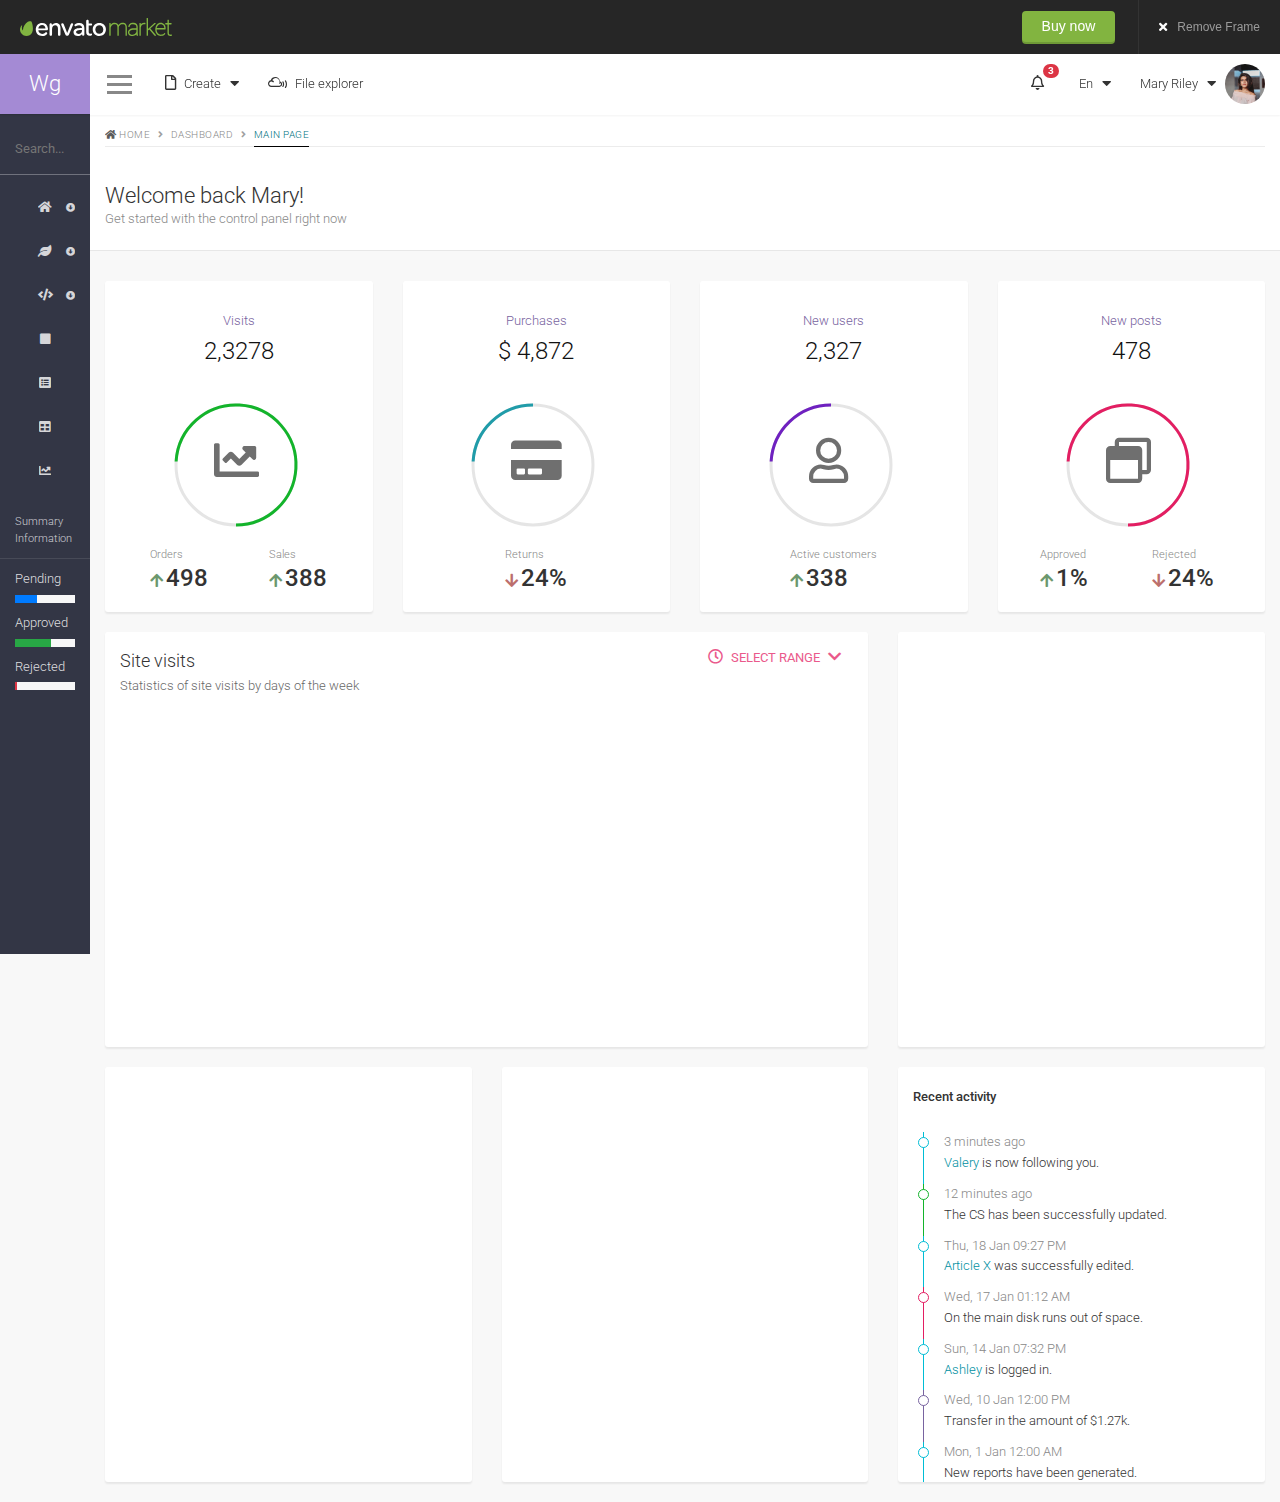
<file: 08.05-finalfront/blog.html>
<!DOCTYPE html>
<html lang="en">

<head>
    <meta charset="UTF-8">
    <meta http-equiv="X-UA-Compatible" content="IE=edge">
    <meta name="robots" content="noindex, follow">
    <meta name="viewport" content="width=device-width,initial-scale=1">
    <title>WgBoard - Responsive Admin/Dashboard Template Preview - ThemeForest</title>
    <link rel="stylesheet" type="text/css" href="css/bootstrap.min.css">
    <link rel="stylesheet" type="text/css" href="css/style.css">
    <link href="https://fonts.googleapis.com/css?family=Roboto:300,400,500,700" rel="stylesheet">
    <link rel="stylesheet" href="https://use.fontawesome.com/releases/v5.0.8/css/all.css">
</head>
<body>

    <div class="topHeader" id="topHeader">
        <div class="envatoLogo">
            <a href="https://themeforest.net/item/wgboard-responsive-admindashboard-template/21730214">Envato Market</a>
        </div>

        <div class="rightPart">
            <div class="buyNow">
                <a class="buyButton" href="https://themeforest.net/item/wgboard-responsive-admindashboard-template/21730214">Buy now</a>
            </div>

            <div class="closeNow">
                <a href="#" onclick="closeTop()">
                    <i class="fas fa-times"></i><span>Remove Frame</span>
                </a>
            </div>
        </div>
    </div>

    


    <nav id="mainNav">

        <div class="topNav" id="topNav">

            <a class="wgBoard" id="wgBoard" href="#">
                <div id="wgBoardBig">
                    <span><strong>Wg</strong>Board</span>
                </div>
                <div id="wgBoardSmall">
                    <span>Wg</span>
                </div>
            </a>

            <div class="menuButton">
                <a href="javascript:void(0)" class="menuToggle" onclick="leftNavShow()">
                    <div>
                        <span></span>
                        <span></span>
                        <span></span>
                        <span></span>
                        <span></span>
                        <span></span>
                    </div>
                </a>
            </div>

            <div class="navigationTop">

                <ul class="navTop navTopLeft">
                    <li class="myDropdown">
                        <a href="javascript:void(0)" class="dropbtn" onclick="myDropdown('createDropdown', 'right')">
                            <i class="dropbtn far fa-file"></i>
                            <span class="dropbtn">Create</span>
                            <i class="dropbtn fas fa-caret-down"></i>
                        </a>
                        <ul class="myDropdownMenu dropdown-content" id="createDropdown">
                            <li><a href="#">Publication</a></li>
                            <li><a href="#">Project</a></li>
                            <li><a href="#">Task Item</a></li>
                        </ul>
                    </li>
                    <li>
                        <a href="#">
                            <i class="fab fa-mixcloud"></i>
                            <span>File explorer</span>
                        </a>
                    </li>
                </ul>

                <ul class="navTop navTopRight">
                    <li class="myDropdown">
                        <a href="javascript:void(0)" class="dropbtn" onclick="myDropdown('notifyDropdown', 'left')">
                            <i class="dropbtn far fa-bell"></i>
                            <span class="dropbtn badge badge-danger">3</span>
                        </a>
                        <ul class="myDropdownMenu dropdown-content" id="notifyDropdown">
                            <li class="titleLi">Notifications</li>
                            <li>
                                <a href="#" class="notification">
                                    <div class="notifAvatar">
                                        <img src="images/avatar3.jpg">
                                    </div>
                                    <div class="notifBody">
                                        <span class="notifName">Phillip Sandoval</span> liked your post
                                        <span class="notifTime">2 minutes ago</span>
                                        <span class="notifState"></span>
                                    </div>
                                </a>
                            </li>
                            <li>
                                <a href="#" class="notification">
                                    <div class="notifAvatar">
                                        <img src="images/avatar2.jpg">
                                    </div>
                                    <div class="notifBody">
                                        <span class="notifName">Mary Riley</span> delegated case
                                        <span class="notifTime">4 hours ago</span>
                                        <span class="notifState"></span>
                                    </div>
                                </a>
                            </li>
                            <li> 
                                <a href="#" class="notification">
                                    <div class="notifAvatar">
                                        <img src="images/avatar1.jpg">
                                    </div>
                                    <div class="notifBody">
                                        <span class="notifName">Debra Burton</span> commented your post
                                        <span class="notifTime">4 hours ago</span>
                                        <span class="notifState"></span>
                                    </div>
                                </a>
                            </li>
                            <li>
                                <a href="#" class="notification">
                                    <div class="notifAvatar">
                                        <img src="images/avatar4.jpg">
                                    </div>
                                    <div class="notifBody">
                                        <span class="notifName">Nathan Nelson</span> followed you
                                        <span class="notifTime">4 hours ago</span>
                                        <span class="notifState"></span>
                                    </div>
                                </a>
                            </li>
                            <li class="footerLi">
                                <a href="#">See all notifications</a>
                            </li>
                        </ul>
                    </li>
                    <li class="myDropdown">
                        <a href="javascript:void(0)" class="dropbtn" onclick="myDropdown('langDropdown', 'left')">
                            <span class="dropbtn">En</span>
                            <i class="dropbtn fas fa-caret-down"></i>
                        </a>
                        <ul class="myDropdownMenu dropdown-content" id="langDropdown">
                            <li>
                                <a href="#">English</a>
                            </li>
                            <li>
                                <a href="#">Deutsch</a>
                            </li>
                            <li>
                                <a href="#">France</a>
                            </li>
                        </ul>
                    </li>
                    <li class="myDropdown">
                        <a href="javascript:void(0)" class="dropbtn dropdownProfile" onclick="myDropdown('profileDropdown', 'left')">
                            <span class="dropbtn profName">Mary Riley</span>
                            <i class="dropbtn fas fa-caret-down"></i>
                            <div class="profAvatar">
                                <div class="profAvatarImg">
                                    <img class="dropbtn" src="images/avatar2.jpg">
                                </div>
                            </div>
                        </a>
                        <ul class="myDropdownMenu dropdown-content" id="profileDropdown">
                            <li>
                                <a href="#"><i class="far fa-user-circle"></i> Profile</a>
                            </li>
                            <li>
                                <a href="#"><i class="fas fa-tasks"></i> Tasks</a>
                            </li>
                            <li>
                                <a href="#"><i class="fas fa-sign-out-alt"></i> Sign Out</a>
                            </li>
                        </ul>
                    </li>
                </ul>
            </div>

        </div>

        <div class="leftNav" id="leftNav">
            <div class="leftNavContent">
                <div class="leftNavSearch">
                    <form class="leftNavSearchForm">
                        <input type="text" placeholder="Search..." class="leftNavSearchInput" onclick="searchIc()">
                        <div class="leftNavSearchInputDiv">
                            <button class="btn btn-default" type="button" id="searchIcon">
                                <i class="fas fa-search"></i>
                            </button>
                        </div>
                    </form>
                </div>
                <ul class="leftNavNav">
                    <li>
                        <a href="javascript:void(0)" class="leftNavItem leftNavDropdownTogle" onclick="myCollapse('dashboard')">
                            <i class="fas fa-home leftNavIcons"></i>
                            <span class="leftNavSpans">Dashboard</span>
                            <i class="fas fa-arrow-alt-circle-down leftNavIconsAfter"></i>
                        </a>
                        <ul class="myCollapse" id="dashboard">
                            <li>
                                <a href="index.html" class="leftNavItem">
                                    <i class="far fa-circle leftNavSpans"></i>
                                    <span class="leftNavSpans">Main layout</span>
                                </a>
                            </li>
                            <li>
                                <a href="shop.html" class="leftNavItem">
                                    <i class="far fa-circle leftNavSpans"></i>
                                    <span class="leftNavSpans">Online Shop</span>
                                </a>
                            </li>
                            <li>
                                <a href="blog.html" class="leftNavItem">
                                    <i class="far fa-circle leftNavSpans"></i>
                                    <span class="leftNavSpans">Blog Dashboard</span>
                                </a>
                            </li>
                        </ul>
                    </li>
                    <li>
                        <a href="javascript:void(0)" class="leftNavItem leftNavDropdownTogle" onclick="myCollapse('uiElements')">
                            <i class="fas fa-leaf leftNavIcons"></i>
                            <span class="leftNavSpans">UI elements</span>
                            <i class="fas fa-arrow-alt-circle-down leftNavIconsAfter"></i>
                        </a>
                        <ul class="myCollapse" id="uiElements">
                            <li>
                                <a href="badges.html" class="leftNavItem">
                                    <i class="far fa-circle leftNavSpans"></i>
                                    <span class="leftNavSpans">Badges</span>
                                </a>
                            </li>
                            <li>
                                <a href="labels.html" class="leftNavItem">
                                    <i class="far fa-circle leftNavSpans"></i>
                                    <span class="leftNavSpans">Labels</span>
                                </a>
                            </li>
                            <li>
                                <a href="listgroups.html" class="leftNavItem">
                                    <i class="far fa-circle leftNavSpans"></i>
                                    <span class="leftNavSpans">List groups</span>
                                </a>
                            </li>
                            <li>
                                <a href="pagination.html" class="leftNavItem">
                                    <i class="far fa-circle leftNavSpans"></i>
                                    <span class="leftNavSpans">Pagination</span>
                                </a>
                            </li>
                            <li>
                                <a href="panels.html" class="leftNavItem">
                                    <i class="far fa-circle leftNavSpans"></i>
                                    <span class="leftNavSpans">Panels</span>
                                </a>
                            </li>
                            <li>
                                <a href="progressbars.html" class="leftNavItem">
                                    <i class="far fa-circle leftNavSpans"></i>
                                    <span class="leftNavSpans">Progress bars</span>
                                </a>
                            </li>
                        </ul>
                    </li>
                    <li>
                        <a href="javascript:void(0)" class="leftNavItem leftNavDropdownTogle" onclick="myCollapse('components')">
                            <i class="fas fa-code leftNavIcons"></i>
                            <span class="leftNavSpans">Components</span>
                            <i class="fas fa-arrow-alt-circle-down leftNavIconsAfter"></i>
                        </a>
                        <ul class="myCollapse" id="components">
                            <li>
                                <a href="alerts.html" class="leftNavItem">
                                    <i class="far fa-circle leftNavSpans"></i>
                                    <span class="leftNavSpans">Alerts</span>
                                </a>
                            </li>
                            <li>
                                <a href="tooltips.html" class="leftNavItem">
                                    <i class="far fa-circle leftNavSpans"></i>
                                    <span class="leftNavSpans">Tooltips</span>
                                </a>
                            </li>
                            <li>
                                <a href="popovers.html" class="leftNavItem">
                                    <i class="far fa-circle leftNavSpans"></i>
                                    <span class="leftNavSpans">Popovers</span>
                                </a>
                            </li>
                            <li>
                                <a href="modals.html" class="leftNavItem">
                                    <i class="far fa-circle leftNavSpans"></i>
                                    <span class="leftNavSpans">Modals</span>
                                </a>
                            </li>
                        </ul>
                    </li>
                    <li>
                        <a href="buttons.html" class="leftNavItem leftNavDropdownTogle">
                            <i class="fas fa-square leftNavIcons"></i>
                            <span class="leftNavSpans">Buttons</span>
                        </a>
                    </li>
                    <li>
                        <a href="forms.html" class="leftNavItem leftNavDropdownTogle">
                            <i class="fas fa-list-alt leftNavIcons"></i>
                            <span class="leftNavSpans">Forms</span>
                        </a>
                    </li>
                    <li>
                        <a href="tables.html" class="leftNavItem leftNavDropdownTogle">
                            <i class="fas fa-table leftNavIcons"></i>
                            <span class="leftNavSpans">Tables</span>
                        </a>
                    </li>
                    <li>
                        <a href="charts.html" class="leftNavItem leftNavDropdownTogle">
                            <i class="fas fa-chart-line leftNavIcons"></i>
                            <span class="leftNavSpans">Charts</span>
                            <span class="badge badge-danger leftNavSpans">New</span>
                        </a>
                    </li>
                </ul>
                <div class="leftNavTitle">
                    Summary Information
                </div>
                <div class="leftNavSummary">
                    <div class="leftNavSummaryItem">
                        <div class="leftNavSummaryTitle">
                            Pending
                            <span class="leftNavSummaryValue">37%</span>
                        </div>
                        <div class="progress">
                            <div class="progress-bar bg-primary" role="progressbar" aria-valuenow="37" aria-valuemin="0" aria-valuemax="100" style="width: 36%;">
                            </div>
                        </div>
                    </div>
                    <div class="leftNavSummaryItem">
                        <div class="leftNavSummaryTitle">
                            Approved
                            <span class="leftNavSummaryValue">60%</span>
                        </div>
                        <div class="progress">
                            <div class="progress-bar bg-success" role="progressbar" aria-valuenow="60" aria-valuemin="0" aria-valuemax="100" style="width: 60%;">
                            </div>
                        </div>
                    </div>
                    <div class="leftNavSummaryItem">
                        <div class="leftNavSummaryTitle">
                            Rejected
                            <span class="leftNavSummaryValue">3%</span>
                        </div>
                        <div class="progress">
                            <div class="progress-bar bg-danger" role="progressbar" aria-valuenow="3" aria-valuemin="0" aria-valuemax="100" style="width: 3%;">
                            </div>
                        </div>
                    </div>
                </div>
            </div>
        </div>
    </div>

</nav>

<main class="myContainer" id="mainContainer">

    <header class="mainHeader">
        <div class="headerContainer">
            <div class="row">
                <div class="col-12">
                    <ol class="myBreadcrumb">
                        <li>
                            <i class="fas fa-home"></i>
                            <a href="#">Home</a>
                        </li>
                        <li>
                            <i class="fas fa-angle-right"></i>
                            <a href="#">Dashboard</a>
                        </li>
                        <li class="active">
                            <i class="fas fa-angle-right"></i>
                            <a href="#">Main Page</a>
                        </li>
                    </ol>
                    <div class="pageHeader">
                        <h1>Welcome back Mary!</h1>
                        <h2>Get started with the control panel right now</h2>
                    </div>
                </div>
            </div>
        </div>
    </header>

    <div class="mainBody">
       <div class="row">
           <div class="col-12 col-md-6 col-lg-3">
               <div class="cardBox">
                   <div class="cardBoxTitle">Visits</div>
                   <div class="cardBoxValue">2,3278</div>
                   <div class="cardBoxProgress">
                       <canvas style="z-index: 1" id="firstCanvas" width="130" height="130"></canvas>
                       <canvas  id="firstCanvasS" width="130" height="130"></canvas>
                       <i class="fas fa-chart-line"></i>
                   </div>
                   <ul class="cardBoxFooter">
                       <li>
                            <div class="cardBoxAdditional">
                               <span class="cardBoxAdditionalTitle">Orders</span>
                                <i class="fas fa-arrow-up"></i>
                                <span class="cardBoxAdditionalValue">498</span>
                            </div>
                       </li>
                       <li>
                           <div class="cardBoxAdditional">
                               <span class="cardBoxAdditionalTitle">Sales</span>
                                <i class="fas fa-arrow-up"></i>
                                <span class="cardBoxAdditionalValue">388</span>
                            </div>
                       </li>
                   </ul>
               </div>
           </div>
           <div class="col-12 col-md-6 col-lg-3">
               <div class="cardBox">
                   <div class="cardBoxTitle">Purchases</div>
                   <div class="cardBoxValue">$ 4,872</div>
                   <div class="cardBoxProgress">
                       <canvas style="z-index: 1" id="secondCanvas" width="130" height="130"></canvas>
                       <canvas  id="secondCanvasS" width="130" height="130"></canvas>
                       <i class="fas fa-credit-card"></i>
                   </div>
                   <ul class="cardBoxFooter">
                       <li>
                            <div class="cardBoxAdditional">
                               <span class="cardBoxAdditionalTitle">Returns</span>
                                <i class="fas fa-arrow-down down"></i>
                                <span class="cardBoxAdditionalValue">24%</span>
                            </div>
                       </li>
                   </ul>
               </div>
           </div>
           <div class="col-12 col-md-6 col-lg-3">
               <div class="cardBox">
                   <div class="cardBoxTitle">New users</div>
                   <div class="cardBoxValue">2,327</div>
                   <div class="cardBoxProgress">
                       <canvas style="z-index: 1" id="thirdCanvas" width="130" height="130"></canvas>
                       <canvas  id="thirdCanvasS" width="130" height="130"></canvas>
                       <i class="far fa-user"></i>
                   </div>
                   <ul class="cardBoxFooter">
                       <li>
                            <div class="cardBoxAdditional">
                               <span class="cardBoxAdditionalTitle">Active customers</span>
                                <i class="fas fa-arrow-up"></i>
                                <span class="cardBoxAdditionalValue">338</span>
                            </div>
                       </li>
                   </ul>
               </div>
           </div>
           <div class="col-12 col-md-6 col-lg-3">
                <div class="cardBox">
                   <div class="cardBoxTitle">New posts</div>
                   <div class="cardBoxValue">478</div>
                   <div class="cardBoxProgress">
                       <canvas style="z-index: 1" id="fourthCanvas" width="130" height="130"></canvas>
                       <canvas  id="fourthCanvasS" width="130" height="130"></canvas>
                       <i class="far fa-window-restore"></i>
                   </div>
                   <ul class="cardBoxFooter">
                       <li>
                            <div class="cardBoxAdditional">
                               <span class="cardBoxAdditionalTitle">Approved</span>
                                <i class="fas fa-arrow-up"></i>
                                <span class="cardBoxAdditionalValue">1%</span>
                            </div>
                       </li>
                       <li>
                           <div class="cardBoxAdditional">
                               <span class="cardBoxAdditionalTitle">Rejected</span>
                                <i class="fas fa-arrow-down down"></i>
                                <span class="cardBoxAdditionalValue">24%</span>
                            </div>
                       </li>
                   </ul>
               </div>
           </div>
       </div>

       <div class="row">
           <div class="col-12 col-lg-8">
               <div class="widget projectFeed widgetVisits">
                   <div class="widgetLayout">
                       <div class="widgetBody">
                           <ul class="widgetControls">
                               <li>
                                   <div class="myDropdown">
                                       <button class="droptn" onclick="myDropdown('rangeDropdown', 'right')">
                                           <i class="far fa-clock right"></i>
                                            SELECT RANGE
                                            <i class="fas fa-chevron-down left"></i>
                                       </button>
                                       <ul class="myDropdownMenu dropdown-content" id="rangeDropdown">
                                           <li>
                                               <a href="#">Week</a>
                                           </li>
                                           <li>
                                               <a href="#">Month</a>
                                           </li>
                                           <li>
                                               <a href="#">Year</a>
                                           </li>
                                       </ul>
                                   </div>
                               </li>
                           </ul>
                           <div class="widgetHeader">
                               Site visits
                               <span>Statistics of site visits by days of the week</span>
                           </div>
                           <div class="canvasHolder">
                               <div id="chartContainer" style="height: 300px; width: 100%;"></div>
                           </div>
                       </div>
                   </div>
               </div>
           </div>
           <div class="col-12 col-lg-4">
               <div class="widget projectFeed widgetUsers">
                   <div class="widgetLayout">
                       
                   </div>
               </div>
           </div>
       </div>

       <div class="row">
           <div class="col-12 col-md-4">
               <div class="widget projectFeed">
                   <div class="widgetLayout">
                       
                   </div>
               </div>
           </div>
           <div class="col-12 col-md-4">
               <div class="widget projectFeed">
                   <div class="widgetLayout">
                       
                   </div>
               </div>
           </div>
           <div class="col-12 col-md-4">
               <div class="widget projectFeed">
                   <div class="widgetLayout">
                       <div class="widgetHeading">
                            <div class="widgetTitle">
                                Recent activity
                            </div>
                        </div>
                        <div class="widgetBody">
                            <ul class="widgetActivity">
                                <li class="widgetActivityItem">
                                    <div class="widgetActivityDate">3 minutes ago</div>
                                    <div class="widgetActivityContent">
                                        <a href="#">Valery</a> is now following you.
                                    </div>
                                </li>
                                <li class="widgetActivityItem success">
                                    <div class="widgetActivityDate">12 minutes ago</div>
                                    <div class="widgetActivityContent">
                                        The CS has been successfully updated.                                           
                                    </div>
                                </li>
                                <li class="widgetActivityItem">
                                    <div class="widgetActivityDate">Thu, 18 Jan 09:27 PM</div>
                                    <div class="widgetActivityContent">
                                        <a href="#">Article X</a> was successfully edited.
                                    </div>
                                </li>
                                <li class="widgetActivityItem danger">
                                    <div class="widgetActivityDate">Wed, 17 Jan 01:12 AM</div>
                                    <div class="widgetActivityContent">
                                        On the main disk runs out of space.
                                    </div>
                                </li>
                                <li class="widgetActivityItem">
                                    <div class="widgetActivityDate">Sun, 14 Jan 07:32 PM</div>
                                    <div class="widgetActivityContent">
                                        <a href="#">Ashley</a> is logged in.
                                    </div>  
                                </li>
                                <li class="widgetActivityItem primary">
                                    <div class="widgetActivityDate">Wed, 10 Jan 12:00 PM</div>
                                    <div class="widgetActivityContent">
                                        Transfer in the amount of $1.27k.
                                    </div>
                                </li>
                                <li class="widgetActivityItem">
                                    <div class="widgetActivityDate">Mon, 1 Jan 12:00 AM</div>
                                    <div class="widgetActivityContent">
                                        New reports have been generated.
                                    </div>
                                </li>
                            </ul>
                        </div>
                   </div>
               </div>
           </div>
       </div>
    </div>

</main>





<script>

var c = document.getElementById("firstCanvas");
var first = c.getContext("2d")
first.lineWidth=3;
first.strokeStyle="#13B42B";
first.beginPath();
first.arc(65, 65, 60, 3.2, 2.5 * Math.PI);
first.stroke();

var c = document.getElementById("firstCanvasS");
var firstS = c.getContext("2d")
firstS.lineWidth=3;
firstS.strokeStyle="#E5E5E5";
firstS.beginPath();
firstS.arc(65, 65, 60, 0, 2 * Math.PI);
firstS.stroke();



var c = document.getElementById("secondCanvas");
var second = c.getContext("2d")
second.lineWidth=3;
second.strokeStyle="#209CA9";
second.beginPath();
second.arc(65, 65, 60, 3.2, -0.5 * Math.PI);
second.stroke();

var c = document.getElementById("secondCanvasS");
var secondS = c.getContext("2d")
secondS.lineWidth=3;
secondS.strokeStyle="#E5E5E5";
secondS.beginPath();
secondS.arc(65, 65, 60, 0, 2 * Math.PI);
secondS.stroke();



var c = document.getElementById("thirdCanvas");
var third = c.getContext("2d")
third.lineWidth=3;
third.strokeStyle="#6F21C0";
third.beginPath();
third.arc(65, 65, 60, 3.2, -0.5 * Math.PI);
third.stroke();

var c = document.getElementById("thirdCanvasS");
var thirdS = c.getContext("2d")
thirdS.lineWidth=3;
thirdS.strokeStyle="#E5E5E5";
thirdS.beginPath();
thirdS.arc(65, 65, 60, 0, 2 * Math.PI);
thirdS.stroke();



var c = document.getElementById("fourthCanvas");
var fourth = c.getContext("2d")
fourth.lineWidth=3;
fourth.strokeStyle="#E31E62";
fourth.beginPath();
fourth.arc(65, 65, 60, 3.2, 2.5 * Math.PI);
fourth.stroke();

var c = document.getElementById("fourthCanvasS");
var fourthS = c.getContext("2d")
fourthS.lineWidth=3;
fourthS.strokeStyle="#E5E5E5";
fourthS.beginPath();
fourthS.arc(65, 65, 60, 0, 2 * Math.PI);
fourthS.stroke();


</script> 

<script>
window.onload = function () {

var chart = new CanvasJS.Chart("chartContainer", {
    animationEnabled: true,
    title:{
        text: ""
    },  
    axisY: {
        titleFontColor: "#4F81BC",
        lineColor: "#4F81BC",
        labelFontColor: "#4F81BC",
        tickColor: "#4F81BC"
    },
    axisY2: {
        titleFontColor: "#C0504E",
        lineColor: "#C0504E",
        labelFontColor: "#C0504E",
        tickColor: "#C0504E"
    },  
    toolTip: {
        shared: true
    },
    legend: {
        cursor:"pointer",
        itemclick: toggleDataSeries
    },
    data: [{
        type: "column",
        showInLegend: true, 
        dataPoints:[
            { label: "Mon", y: 266.21 },
            { label: "Tue", y: 302.25 },
            { label: "Wed", y: 157.20 },
            { label: "Thu", y: 148.77 },
            { label: "Fri", y: 101.50 },
            { label: "Sat", y: 97.8 }
        ]
    },
    {
        type: "column", 
        axisYType: "secondary",
        showInLegend: true,
        dataPoints:[
            { label: "Mon", y: 10.46 },
            { label: "Tue", y: 2.27 },
            { label: "Wed", y: 3.99 },
            { label: "Thu", y: 4.45 },
            { label: "Fri", y: 2.92 },
            { label: "Sat", y: 3.1 }
        ]
    }]
});
chart.render();

function toggleDataSeries(e) {
    if (typeof(e.dataSeries.visible) === "undefined" || e.dataSeries.visible) {
        e.dataSeries.visible = false;
    }
    else {
        e.dataSeries.visible = true;
    }
    chart.render();
}

}
</script>
<script src="https://canvasjs.com/assets/script/canvasjs.min.js"></script>
<script type="text/javascript" src="js/jquery-3.3.1.min.js"></script>
<script src="js/bootstrap.bundle.min.js"></script>
<script src="js/bootstrap.min.js"></script>
<script type="text/javascript" src="js/main.js"></script>
</body>
</html>
</file>
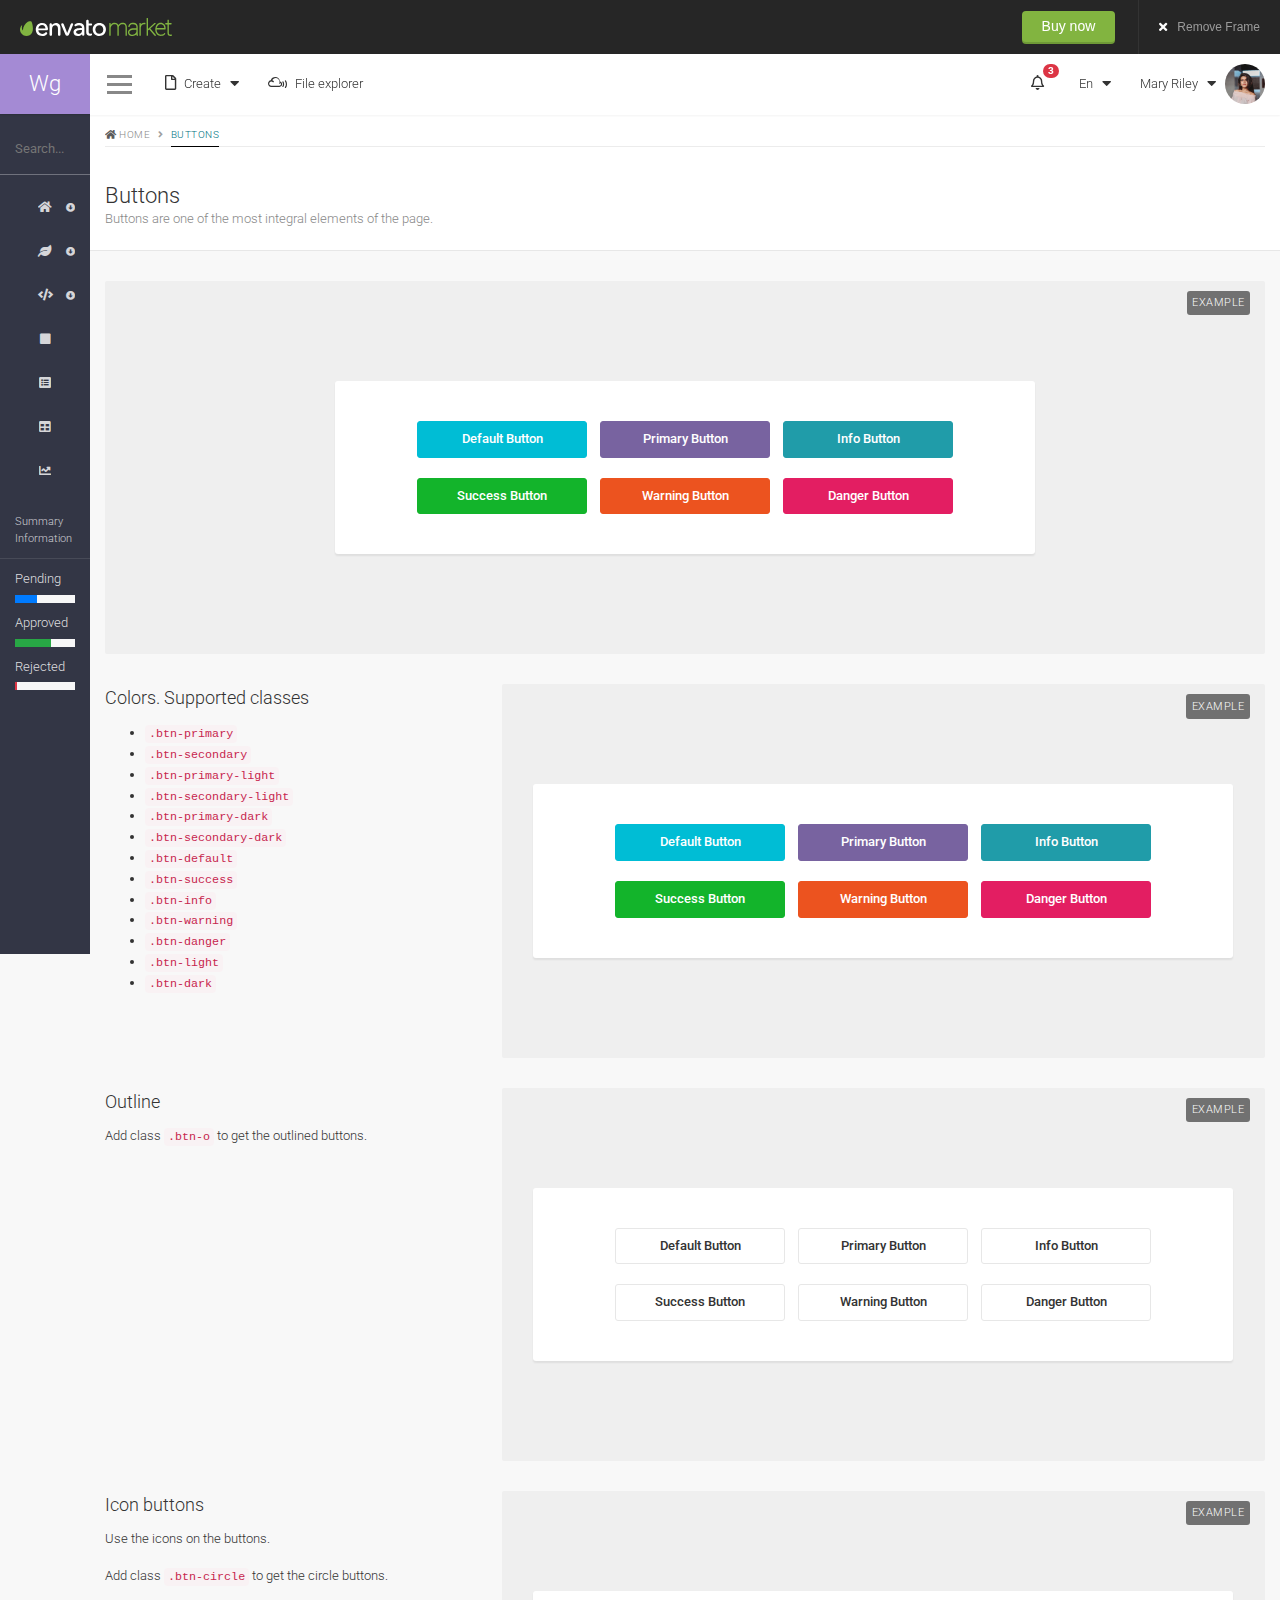
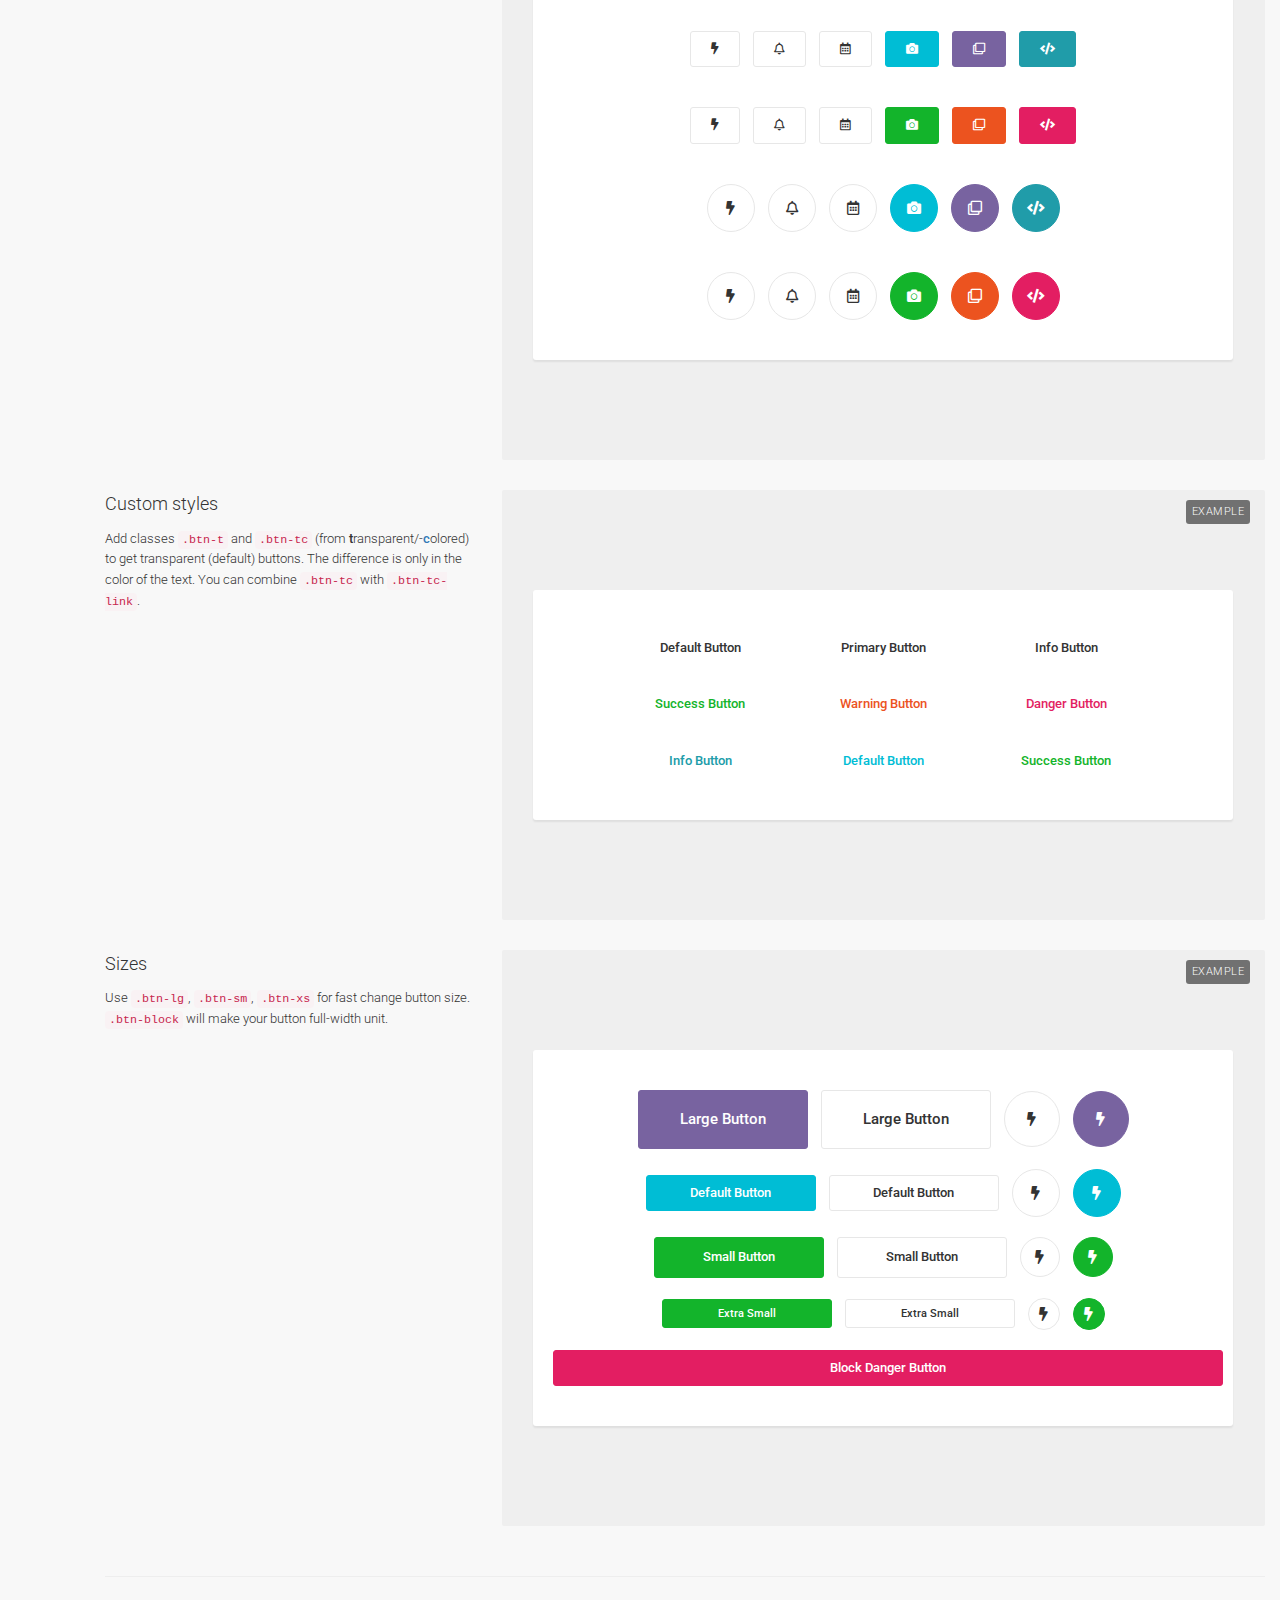
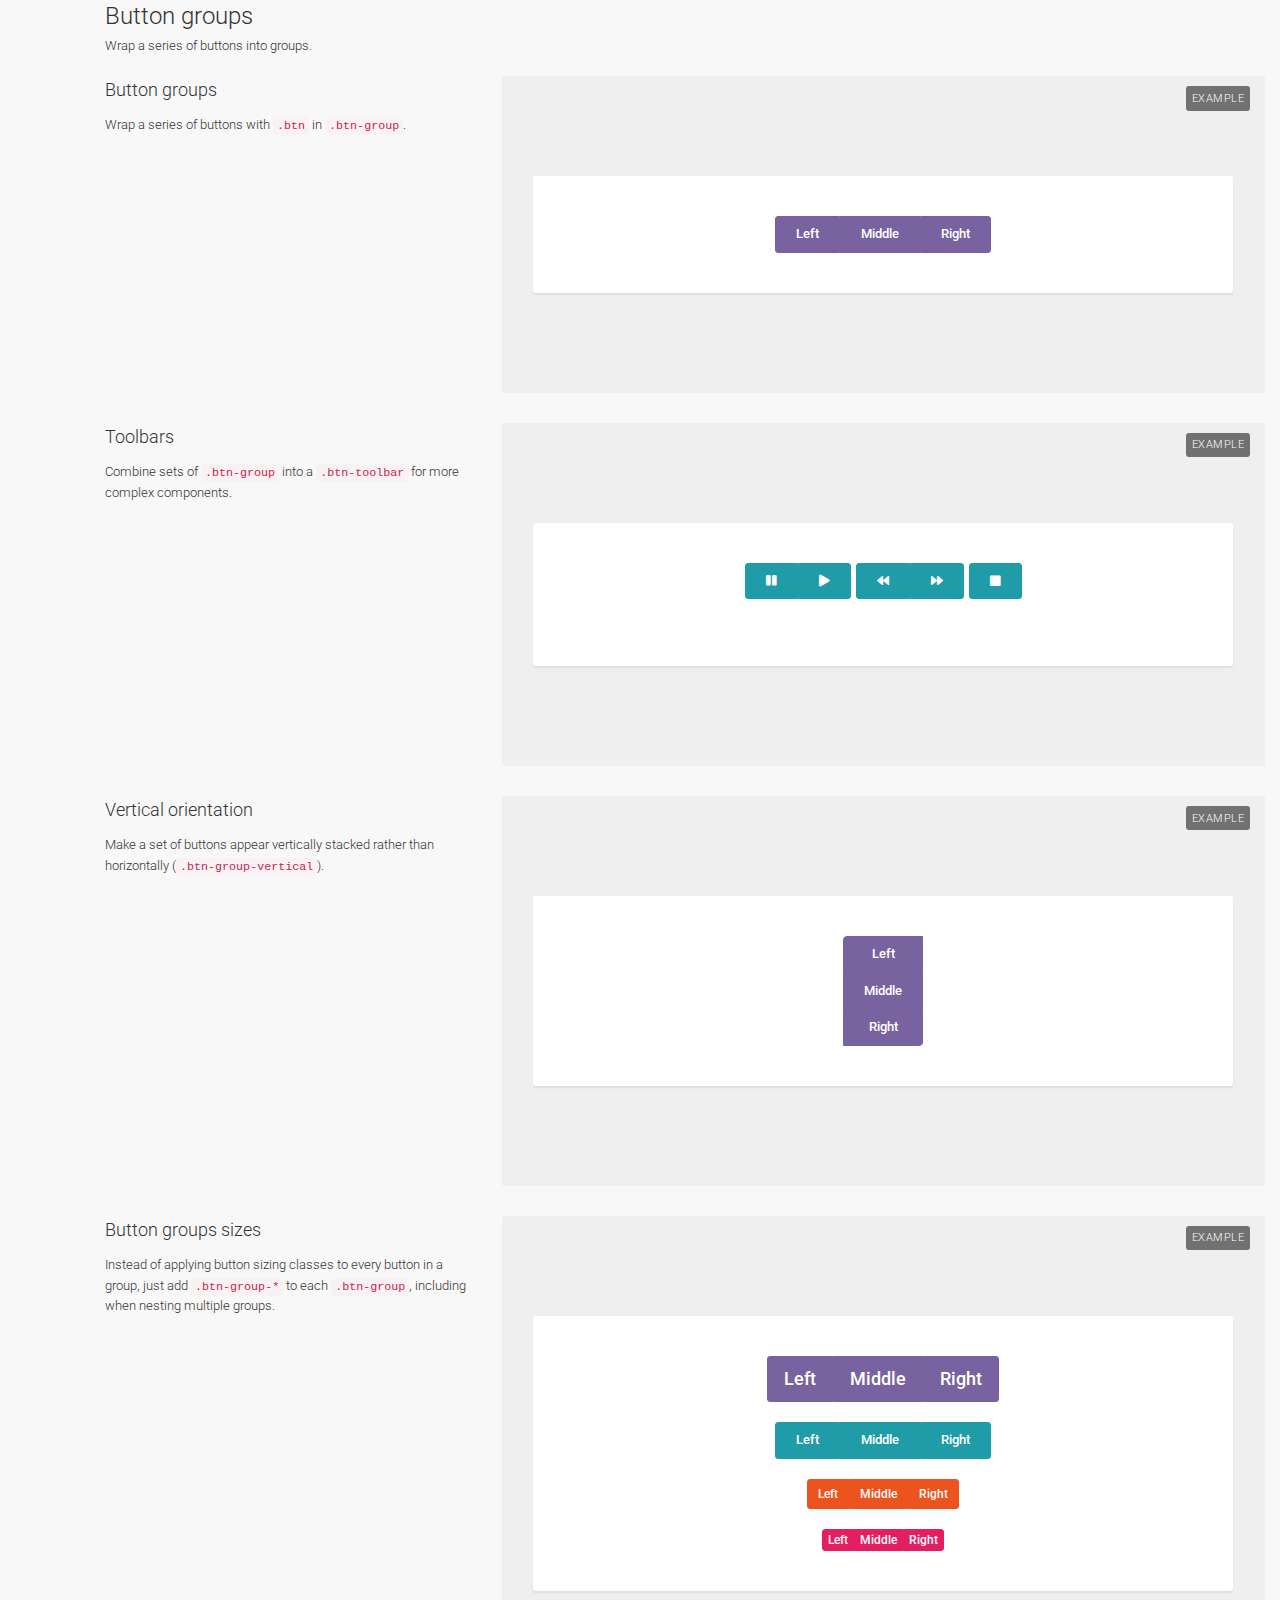
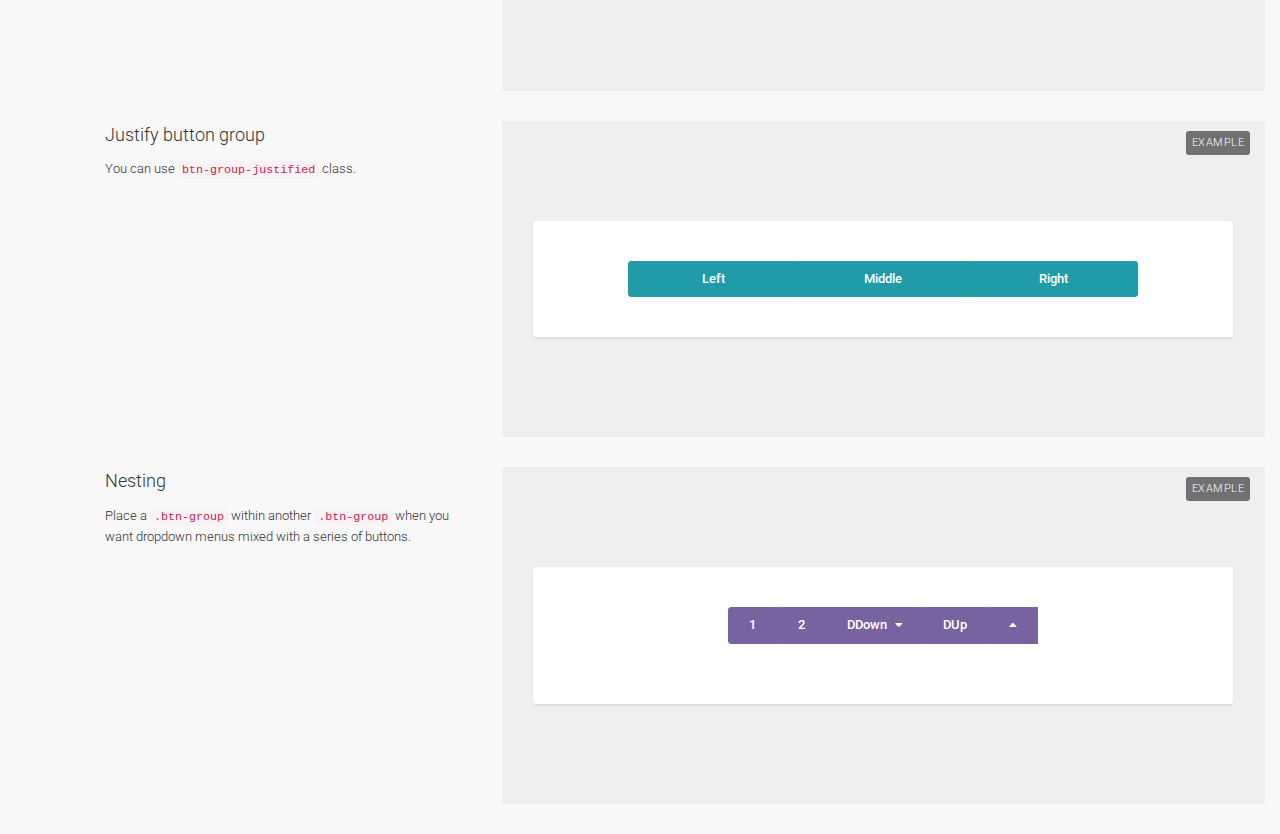
<file: 08.05-finalfront/buttons.html>
<!DOCTYPE html>
<html lang="en">

<head>
    <meta charset="UTF-8">
    <meta http-equiv="X-UA-Compatible" content="IE=edge">
    <meta name="robots" content="noindex, follow">
    <meta name="viewport" content="width=device-width,initial-scale=1">
    <title>WgBoard - Responsive Admin/Dashboard Template Preview - ThemeForest</title>
    <link rel="stylesheet" type="text/css" href="css/bootstrap.min.css">
    <link rel="stylesheet" type="text/css" href="css/style.css">
    <link href="https://fonts.googleapis.com/css?family=Roboto:300,400,500,700" rel="stylesheet">
    <link href="https://fonts.googleapis.com/css?family=Inconsolata:400,700" rel="stylesheet">
    <link rel="stylesheet" href="https://use.fontawesome.com/releases/v5.0.8/css/all.css">
</head>
<body>

    <div class="topHeader" id="topHeader">
        <div class="envatoLogo">
            <a href="https://themeforest.net/item/wgboard-responsive-admindashboard-template/21730214">Envato Market</a>
        </div>

        <div class="rightPart">
            <div class="buyNow">
                <a class="buyButton" href="https://themeforest.net/item/wgboard-responsive-admindashboard-template/21730214">Buy now</a>
            </div>

            <div class="closeNow">
                <a href="#" onclick="closeTop()">
                    <i class="fas fa-times"></i><span>Remove Frame</span>
                </a>
            </div>
        </div>
    </div>

    


    <nav id="mainNav">

        <div class="topNav" id="topNav">

            <a class="wgBoard" id="wgBoard" href="#">
                <div id="wgBoardBig">
                    <span><strong>Wg</strong>Board</span>
                </div>
                <div id="wgBoardSmall">
                    <span>Wg</span>
                </div>
            </a>

            <div class="menuButton">
                <a href="javascript:void(0)" class="menuToggle" onclick="leftNavShow()">
                    <div>
                        <span></span>
                        <span></span>
                        <span></span>
                        <span></span>
                        <span></span>
                        <span></span>
                    </div>
                </a>
            </div>

            <div class="navigationTop">

                <ul class="navTop navTopLeft">
                    <li class="myDropdown">
                        <a href="javascript:void(0)" class="dropbtn" onclick="myDropdown('createDropdown', 'right')">
                            <i class="dropbtn far fa-file"></i>
                            <span class="dropbtn">Create</span>
                            <i class="dropbtn fas fa-caret-down"></i>
                        </a>
                        <ul class="myDropdownMenu dropdown-content" id="createDropdown">
                            <li><a href="#">Publication</a></li>
                            <li><a href="#">Project</a></li>
                            <li><a href="#">Task Item</a></li>
                        </ul>
                    </li>
                    <li>
                        <a href="#">
                            <i class="fab fa-mixcloud"></i>
                            <span>File explorer</span>
                        </a>
                    </li>
                </ul>

                <ul class="navTop navTopRight">
                    <li class="myDropdown">
                        <a href="javascript:void(0)" class="dropbtn" onclick="myDropdown('notifyDropdown', 'left')">
                            <i class="dropbtn far fa-bell"></i>
                            <span class="dropbtn badge badge-danger">3</span>
                        </a>
                        <ul class="myDropdownMenu dropdown-content" id="notifyDropdown">
                            <li class="titleLi">Notifications</li>
                            <li>
                                <a href="#" class="notification">
                                    <div class="notifAvatar">
                                        <img src="images/avatar3.jpg">
                                    </div>
                                    <div class="notifBody">
                                        <span class="notifName">Phillip Sandoval</span> liked your post
                                        <span class="notifTime">2 minutes ago</span>
                                        <span class="notifState"></span>
                                    </div>
                                </a>
                            </li>
                            <li>
                                <a href="#" class="notification">
                                    <div class="notifAvatar">
                                        <img src="images/avatar2.jpg">
                                    </div>
                                    <div class="notifBody">
                                        <span class="notifName">Mary Riley</span> delegated case
                                        <span class="notifTime">4 hours ago</span>
                                        <span class="notifState"></span>
                                    </div>
                                </a>
                            </li>
                            <li> 
                                <a href="#" class="notification">
                                    <div class="notifAvatar">
                                        <img src="images/avatar1.jpg">
                                    </div>
                                    <div class="notifBody">
                                        <span class="notifName">Debra Burton</span> commented your post
                                        <span class="notifTime">4 hours ago</span>
                                        <span class="notifState"></span>
                                    </div>
                                </a>
                            </li>
                            <li>
                                <a href="#" class="notification">
                                    <div class="notifAvatar">
                                        <img src="images/avatar4.jpg">
                                    </div>
                                    <div class="notifBody">
                                        <span class="notifName">Nathan Nelson</span> followed you
                                        <span class="notifTime">4 hours ago</span>
                                        <span class="notifState"></span>
                                    </div>
                                </a>
                            </li>
                            <li class="footerLi">
                                <a href="#">See all notifications</a>
                            </li>
                        </ul>
                    </li>
                    <li class="myDropdown">
                        <a href="javascript:void(0)" class="dropbtn" onclick="myDropdown('langDropdown', 'left')">
                            <span class="dropbtn">En</span>
                            <i class="dropbtn fas fa-caret-down"></i>
                        </a>
                        <ul class="myDropdownMenu dropdown-content" id="langDropdown">
                            <li>
                                <a href="#">English</a>
                            </li>
                            <li>
                                <a href="#">Deutsch</a>
                            </li>
                            <li>
                                <a href="#">France</a>
                            </li>
                        </ul>
                    </li>
                    <li class="myDropdown">
                        <a href="javascript:void(0)" class="dropbtn dropdownProfile" onclick="myDropdown('profileDropdown', 'left')">
                            <span class="dropbtn profName">Mary Riley</span>
                            <i class="dropbtn fas fa-caret-down"></i>
                            <div class="profAvatar">
                                <div class="profAvatarImg">
                                    <img class="dropbtn" src="images/avatar2.jpg">
                                </div>
                            </div>
                        </a>
                        <ul class="myDropdownMenu dropdown-content" id="profileDropdown">
                            <li>
                                <a href="#"><i class="far fa-user-circle"></i> Profile</a>
                            </li>
                            <li>
                                <a href="#"><i class="fas fa-tasks"></i> Tasks</a>
                            </li>
                            <li>
                                <a href="#"><i class="fas fa-sign-out-alt"></i> Sign Out</a>
                            </li>
                        </ul>
                    </li>
                </ul>
            </div>

        </div>

        <div class="leftNav" id="leftNav">
            <div class="leftNavContent">
                <div class="leftNavSearch">
                    <form class="leftNavSearchForm">
                        <input type="text" placeholder="Search..." class="leftNavSearchInput" onclick="searchIc()">
                        <div class="leftNavSearchInputDiv">
                            <button class="btn btn-default" type="button" id="searchIcon">
                                <i class="fas fa-search"></i>
                            </button>
                        </div>
                    </form>
                </div>
                <ul class="leftNavNav">
                    <li>
                        <a href="javascript:void(0)" class="leftNavItem leftNavDropdownTogle" onclick="myCollapse('dashboard')">
                            <i class="fas fa-home leftNavIcons"></i>
                            <span class="leftNavSpans">Dashboard</span>
                            <i class="fas fa-arrow-alt-circle-down leftNavIconsAfter"></i>
                        </a>
                        <ul class="myCollapse" id="dashboard">
                            <li>
                                <a href="index.html" class="leftNavItem">
                                    <i class="far fa-circle leftNavSpans"></i>
                                    <span class="leftNavSpans">Main layout</span>
                                </a>
                            </li>
                            <li>
                                <a href="shop.html" class="leftNavItem">
                                    <i class="far fa-circle leftNavSpans"></i>
                                    <span class="leftNavSpans">Online Shop</span>
                                </a>
                            </li>
                            <li>
                                <a href="blog.html" class="leftNavItem">
                                    <i class="far fa-circle leftNavSpans"></i>
                                    <span class="leftNavSpans">Blog Dashboard</span>
                                </a>
                            </li>
                        </ul>
                    </li>
                    <li>
                        <a href="javascript:void(0)" class="leftNavItem leftNavDropdownTogle" onclick="myCollapse('uiElements')">
                            <i class="fas fa-leaf leftNavIcons"></i>
                            <span class="leftNavSpans">UI elements</span>
                            <i class="fas fa-arrow-alt-circle-down leftNavIconsAfter"></i>
                        </a>
                        <ul class="myCollapse" id="uiElements">
                            <li>
                                <a href="badges.html" class="leftNavItem">
                                    <i class="far fa-circle leftNavSpans"></i>
                                    <span class="leftNavSpans">Badges</span>
                                </a>
                            </li>
                            <li>
                                <a href="labels.html" class="leftNavItem">
                                    <i class="far fa-circle leftNavSpans"></i>
                                    <span class="leftNavSpans">Labels</span>
                                </a>
                            </li>
                            <li>
                                <a href="listgroups.html" class="leftNavItem">
                                    <i class="far fa-circle leftNavSpans"></i>
                                    <span class="leftNavSpans">List groups</span>
                                </a>
                            </li>
                            <li>
                                <a href="pagination.html" class="leftNavItem">
                                    <i class="far fa-circle leftNavSpans"></i>
                                    <span class="leftNavSpans">Pagination</span>
                                </a>
                            </li>
                            <li>
                                <a href="panels.html" class="leftNavItem">
                                    <i class="far fa-circle leftNavSpans"></i>
                                    <span class="leftNavSpans">Panels</span>
                                </a>
                            </li>
                            <li>
                                <a href="progressbars.html" class="leftNavItem">
                                    <i class="far fa-circle leftNavSpans"></i>
                                    <span class="leftNavSpans">Progress bars</span>
                                </a>
                            </li>
                        </ul>
                    </li>
                    <li>
                        <a href="javascript:void(0)" class="leftNavItem leftNavDropdownTogle" onclick="myCollapse('components')">
                            <i class="fas fa-code leftNavIcons"></i>
                            <span class="leftNavSpans">Components</span>
                            <i class="fas fa-arrow-alt-circle-down leftNavIconsAfter"></i>
                        </a>
                        <ul class="myCollapse" id="components">
                            <li>
                                <a href="alerts.html" class="leftNavItem">
                                    <i class="far fa-circle leftNavSpans"></i>
                                    <span class="leftNavSpans">Alerts</span>
                                </a>
                            </li>
                            <li>
                                <a href="tooltips.html" class="leftNavItem">
                                    <i class="far fa-circle leftNavSpans"></i>
                                    <span class="leftNavSpans">Tooltips</span>
                                </a>
                            </li>
                            <li>
                                <a href="popovers.html" class="leftNavItem">
                                    <i class="far fa-circle leftNavSpans"></i>
                                    <span class="leftNavSpans">Popovers</span>
                                </a>
                            </li>
                            <li>
                                <a href="modals.html" class="leftNavItem">
                                    <i class="far fa-circle leftNavSpans"></i>
                                    <span class="leftNavSpans">Modals</span>
                                </a>
                            </li>
                        </ul>
                    </li>
                    <li>
                        <a href="buttons.html" class="leftNavItem leftNavDropdownTogle">
                            <i class="fas fa-square leftNavIcons"></i>
                            <span class="leftNavSpans">Buttons</span>
                        </a>
                    </li>
                    <li>
                        <a href="forms.html" class="leftNavItem leftNavDropdownTogle">
                            <i class="fas fa-list-alt leftNavIcons"></i>
                            <span class="leftNavSpans">Forms</span>
                        </a>
                    </li>
                    <li>
                        <a href="tables.html" class="leftNavItem leftNavDropdownTogle">
                            <i class="fas fa-table leftNavIcons"></i>
                            <span class="leftNavSpans">Tables</span>
                        </a>
                    </li>
                    <li>
                        <a href="charts.html" class="leftNavItem leftNavDropdownTogle">
                            <i class="fas fa-chart-line leftNavIcons"></i>
                            <span class="leftNavSpans">Charts</span>
                            <span class="badge badge-danger leftNavSpans">New</span>
                        </a>
                    </li>
                </ul>
                <div class="leftNavTitle">
                    Summary Information
                </div>
                <div class="leftNavSummary">
                    <div class="leftNavSummaryItem">
                        <div class="leftNavSummaryTitle">
                            Pending
                            <span class="leftNavSummaryValue">37%</span>
                        </div>
                        <div class="progress">
                            <div class="progress-bar bg-primary" role="progressbar" aria-valuenow="37" aria-valuemin="0" aria-valuemax="100" style="width: 36%;">
                            </div>
                        </div>
                    </div>
                    <div class="leftNavSummaryItem">
                        <div class="leftNavSummaryTitle">
                            Approved
                            <span class="leftNavSummaryValue">60%</span>
                        </div>
                        <div class="progress">
                            <div class="progress-bar bg-success" role="progressbar" aria-valuenow="60" aria-valuemin="0" aria-valuemax="100" style="width: 60%;">
                            </div>
                        </div>
                    </div>
                    <div class="leftNavSummaryItem">
                        <div class="leftNavSummaryTitle">
                            Rejected
                            <span class="leftNavSummaryValue">3%</span>
                        </div>
                        <div class="progress">
                            <div class="progress-bar bg-danger" role="progressbar" aria-valuenow="3" aria-valuemin="0" aria-valuemax="100" style="width: 3%;">
                            </div>
                        </div>
                    </div>
                </div>
            </div>
        </div>
    </div>

</nav>

<main class="myContainer" id="mainContainer">

    <header class="mainHeader">
        <div class="headerContainer">
            <div class="row">
                <div class="col-12">
                    <ol class="myBreadcrumb">
                        <li>
                            <i class="fas fa-home"></i>
                            <a href="#">Home</a>
                        </li>
                        <li class="active">
                            <i class="fas fa-angle-right"></i>
                            <a href="#">Buttons</a>
                        </li>
                    </ol>
                    <div class="pageHeader">
                        <h1>Buttons</h1>
                        <h2>Buttons are one of the most integral elements of the page.</h2>
                    </div>
                </div>
            </div>
        </div>
    </header>

    <div class="mainBody">
        <div class="row">
            <div class="col-12">
                <div class="demo demoButtons">
                    <div class="demoLayout">
                        <div>
                            <a class="demoBtn btnDefault btnDefaultHover" href="javascript:void(0)">Default Button</a>
                            <a class="demoBtn btnPrimary btnPrimaryHover" href="javascript:void(0)">Primary Button</a>
                            <a class="demoBtn btnInfo btnInfoHover" href="javascript:void(0)">Info Button</a>
                        </div>
                        <div>
                            <a class="demoBtn btnSuccess btnSuccessHover" href="javascript:void(0)">Success Button</a>
                            <a class="demoBtn btnWarning btnWarningHover" href="javascript:void(0)">Warning Button</a>
                            <a class="demoBtn btnDanger btnDangerHover" href="javascript:void(0)">Danger Button</a>
                        </div>
                    </div>
                </div>
            </div>
        </div>
        <div class="row">
            <div class="col-12 col-md-6 col-lg-4">
                <div class="demoHeader">
                    <div class="demoTitle">
                        Colors. Supported classes
                    </div>
                    <div class="demoInfo">
                        <ul>
                            <li>
                                <code>.btn-primary</code>
                            </li>
                            <li>
                                <code>.btn-secondary</code>
                            </li>
                            <li>
                                <code>.btn-primary-light</code>
                            </li>
                            <li>
                                <code>.btn-secondary-light</code>
                            </li>
                            <li>
                                <code>.btn-primary-dark</code>
                            </li>
                            <li>
                                <code>.btn-secondary-dark</code>
                            </li>
                            <li>
                                <code>.btn-default</code>
                            </li>
                            <li>
                                <code>.btn-success</code>
                            </li>
                            <li>
                                <code>.btn-info</code>
                            </li>
                            <li>
                                <code>.btn-warning</code>
                            </li>
                            <li>
                                <code>.btn-danger</code>
                            </li>
                            <li>
                                <code>.btn-light</code>
                            </li>
                            <li>
                                <code>.btn-dark</code>
                            </li>
                        </ul>
                    </div>
                </div>
            </div>
            <div class="col-xs-12 col-md-6 col-lg-8">
                <div class="demoContent">
                    <div class="demo demoButtons">
                        <div class="demoLayout">
                            <div>
                                <a class="demoBtn btnDefault btnDefaultHover" href="javascript:void(0)">Default Button</a>
                                <a class="demoBtn btnPrimary btnPrimaryHover" href="javascript:void(0)">Primary Button</a>
                                <a class="demoBtn btnInfo btnInfoHover" href="javascript:void(0)">Info Button</a>
                            </div>
                            <div>
                                <a class="demoBtn btnSuccess btnSuccessHover" href="javascript:void(0)">Success Button</a>
                                <a class="demoBtn btnWarning btnWarningHover" href="javascript:void(0)">Warning Button</a>
                                <a class="demoBtn btnDanger btnDangerHover" href="javascript:void(0)">Danger Button</a>
                            </div>
                        </div>
                    </div>
                </div>
            </div>
        </div>
        <div class="row">
            <div class="col-12 col-md-6 col-lg-4">
                <div class="demoHeader">
                    <div class="demoTitle">
                        Outline
                    </div>
                    <div class="demoText">
                        <p>
                            Add class <code>.btn-o</code> to get the outlined buttons.
                        </p>
                    </div>
                </div>
            </div>
            <div class="col-xs-12 col-md-6 col-lg-8">
                <div class="demoContent">
                    <div class="demo demoButtons">
                        <div class="demoLayout">
                            <div>
                                <a class="demoBtn btnDefaultHover" href="javascript:void(0)">Default Button</a>
                                <a class="demoBtn btnPrimaryHover" href="javascript:void(0)">Primary Button</a>
                                <a class="demoBtn btnInfoHover" href="javascript:void(0)">Info Button</a>
                            </div>
                            <div>
                                <a class="demoBtn btnSuccessHover" href="javascript:void(0)">Success Button</a>
                                <a class="demoBtn btnWarningHover" href="javascript:void(0)">Warning Button</a>
                                <a class="demoBtn btnDangerHover" href="javascript:void(0)">Danger Button</a>
                            </div>
                        </div>
                    </div>
                </div>
            </div>
        </div>
        <div class="row">
            <div class="col-12 col-md-6 col-lg-4">
                <div class="demoHeader">
                    <div class="demoTitle">
                        Icon buttons
                    </div>
                    <div class="demoText">
                        <p>
                            Use the icons on the buttons.
                        </p>
                    </div>
                    <div class="demoText">
                        <p>
                            Add class <code>.btn-circle</code> to get the circle buttons.
                        </p>
                    </div>
                </div>
            </div>
            <div class="col-xs-12 col-md-6 col-lg-8">
                <div class="demoContent">
                    <div class="demo demoButtons demoMiniButtons">
                        <div class="demoLayout">
                            <div>
                                <a class="demoBtn demoMiniBtn btnDefaultHover" href="javascript:void(0)"><i class="fas fa-bolt"></i></a>
                                <a class="demoBtn demoMiniBtn btnPrimaryHover" href="javascript:void(0)"><i class="far fa-bell"></i></a>
                                <a class="demoBtn demoMiniBtn btnInfoHover" href="javascript:void(0)"><i class="far fa-calendar-alt"></i></a>
                                <a class="demoBtn btnDefault demoMiniBtn btnDefaultHover" href="javascript:void(0)"><i class="fas fa-camera"></i></i></a>
                                <a class="demoBtn btnPrimary demoMiniBtn btnPrimaryHover" href="javascript:void(0)"><i class="far fa-clone"></i></a>
                                <a class="demoBtn btnInfo demoMiniBtn btnInfoHover" href="javascript:void(0)"><i class="fas fa-code"></i></a>
                            </div>
                            <div>
                                <a class="demoBtn demoMiniBtn btnSuccessHover" href="javascript:void(0)"><i class="fas fa-bolt"></i></a>
                                <a class="demoBtn demoMiniBtn btnWarningHover" href="javascript:void(0)"><i class="far fa-bell"></i></a>
                                <a class="demoBtn demoMiniBtn btnDangerHover" href="javascript:void(0)"><i class="far fa-calendar-alt"></i></a>
                                <a class="demoBtn btnSuccess demoMiniBtn btnSuccessHover" href="javascript:void(0)"><i class="fas fa-camera"></i></i></a>
                                <a class="demoBtn btnWarning demoMiniBtn btnWarningHover" href="javascript:void(0)"><i class="far fa-clone"></i></a>
                                <a class="demoBtn btnDanger demoMiniBtn btnDangerHover" href="javascript:void(0)"><i class="fas fa-code"></i></a>
                            </div>
                            <div>
                                <a class="demoBtn demoBtnCircle demoMiniBtn btnDefaultHover" href="javascript:void(0)"><i class="fas fa-bolt"></i></a>
                                <a class="demoBtn demoBtnCircle demoMiniBtn btnPrimaryHover" href="javascript:void(0)"><i class="far fa-bell"></i></a>
                                <a class="demoBtn demoBtnCircle demoMiniBtn btnInfoHover" href="javascript:void(0)"><i class="far fa-calendar-alt"></i></a>
                                <a class="demoBtn demoBtnCircle btnDefault demoMiniBtn btnDefaultHover" href="javascript:void(0)"><i class="fas fa-camera"></i></i></a>
                                <a class="demoBtn demoBtnCircle btnPrimary demoMiniBtn btnPrimaryHover" href="javascript:void(0)"><i class="far fa-clone"></i></a>
                                <a class="demoBtn demoBtnCircle btnInfo demoMiniBtn btnInfoHover" href="javascript:void(0)"><i class="fas fa-code"></i></a>
                            </div>
                            <div>
                                <a class="demoBtn demoBtnCircle demoMiniBtn btnSuccessHover" href="javascript:void(0)"><i class="fas fa-bolt"></i></a>
                                <a class="demoBtn demoBtnCircle demoMiniBtn btnWarningHover" href="javascript:void(0)"><i class="far fa-bell"></i></a>
                                <a class="demoBtn demoBtnCircle demoMiniBtn btnDangerHover" href="javascript:void(0)"><i class="far fa-calendar-alt"></i></a>
                                <a class="demoBtn demoBtnCircle btnSuccess demoMiniBtn btnSuccessHover" href="javascript:void(0)"><i class="fas fa-camera"></i></i></a>
                                <a class="demoBtn demoBtnCircle btnWarning demoMiniBtn btnWarningHover" href="javascript:void(0)"><i class="far fa-clone"></i></a>
                                <a class="demoBtn demoBtnCircle btnDanger demoMiniBtn btnDangerHover" href="javascript:void(0)"><i class="fas fa-code"></i></a>
                            </div>
                        </div>
                    </div>
                </div>
            </div>
        </div>
        <div class="row">
            <div class="col-12 col-md-6 col-lg-4">
                <div class="demoHeader">
                    <div class="demoTitle">
                        Custom styles
                    </div>
                    <div class="demoText">
                        <p>
                            Add classes <code>.btn-t</code> and <code>.btn-tc</code> (from <span class="myStrong">t</span>ransparent/-<span class="myStrong textPrimary">c</span>olored) to get transparent (default) buttons. The difference is only in the color of the text. You can combine <code>.btn-tc</code> with <code>.btn-tc-link</code>.
                        </p>
                    </div>
                </div>
            </div>
            <div class="col-xs-12 col-md-6 col-lg-8">
                <div class="demoContent">
                    <div class="demo demoButtons">
                        <div class="demoLayout">
                            <div>
                                <a class="demoBtn btnTc btnDefaultHover" href="javascript:void(0)">Default Button</a>
                                <a class="demoBtn btnTc btnPrimaryHover" href="javascript:void(0)">Primary Button</a>
                                <a class="demoBtn btnTc btnInfoHover" href="javascript:void(0)">Info Button</a>
                            </div>
                            <div>
                                <a class="demoBtn btnTc textSuccess btnSuccessHover" href="javascript:void(0)">Success Button</a>
                                <a class="demoBtn btnTc textWarning btnWarningHover" href="javascript:void(0)">Warning Button</a>
                                <a class="demoBtn btnTc textDanger btnDangerHover" href="javascript:void(0)">Danger Button</a>
                            </div>
                            <div>
                                <a class="demoBtn btnTc btnTcLink textInfo" href="javascript:void(0)">Info Button</a>
                                <a class="demoBtn btnTc btnTcLink textDefault" href="javascript:void(0)">Default Button</a>
                                <a class="demoBtn btnTc btnTcLink textSuccess" href="javascript:void(0)">Success Button</a>
                            </div>
                        </div>
                    </div>
                </div>
            </div>
        </div>
        <div class="row">
            <div class="col-12 col-md-6 col-lg-4">
                <div class="demoHeader">
                    <div class="demoTitle">
                        Sizes
                    </div>
                    <div class="demoText">
                        <p>
                            Use <code>.btn-lg</code>, <code>.btn-sm</code>, <code>.btn-xs</code> for fast change button size.
                            <code>.btn-block</code> will make your button full-width unit.
                     </p>
                    </div>
                </div>
            </div>
            <div class="col-xs-12 col-md-6 col-lg-8">
                <div class="demoContent">
                    <div class="demo demoButtons">
                        <div class="demoLayout">
                            <div>
                                <a class="demoBtn btnLg btnPrimary btnPrimaryHover" href="javascript:void(0)">Large Button</a>
                                <a class="demoBtn btnLg btnPrimaryHover" href="javascript:void(0)">Large Button</a>
                                <a class="demoBtn btnLg demoBtnCircle demoMiniBtn btnPrimaryHover" href="javascript:void(0)"><i class="fas fa-bolt"></i></a>
                                <a class="demoBtn btnLg btnPrimary demoBtnCircle demoMiniBtn btnPrimaryHover" href="javascript:void(0)"><i class="fas fa-bolt"></i></a>
                            </div>
                            <div>
                                <a class="demoBtn btnDefault btnDefaultHover" href="javascript:void(0)">Default Button</a>
                                <a class="demoBtn btnDefaultHover" href="javascript:void(0)">Default Button</a>
                                <a class="demoBtn demoBtnCircle demoMiniBtn btnDefaultHover" href="javascript:void(0)"><i class="fas fa-bolt"></i></a>
                                <a class="demoBtn btnDefault demoBtnCircle demoMiniBtn btnDefaultHover" href="javascript:void(0)"><i class="fas fa-bolt"></i></a>
                            </div>
                            <div>
                                <a class="demoBtn btnSm btnSuccess btnSuccessHover" href="javascript:void(0)">Small Button</a>
                                <a class="demoBtn btnSm btnSuccessHover" href="javascript:void(0)">Small Button</a>
                                <a class="demoBtn btnSm demoBtnCircle demoMiniBtn btnSuccessHover" href="javascript:void(0)"><i class="fas fa-bolt"></i></a>
                                <a class="demoBtn btnSm btnSuccess demoBtnCircle demoMiniBtn btnSuccessHover" href="javascript:void(0)"><i class="fas fa-bolt"></i></a>
                            </div>
                            <div>
                                <a class="demoBtn btnXs btnSuccess btnSuccessHover" href="javascript:void(0)">Extra Small</a>
                                <a class="demoBtn btnXs btnSuccessHover" href="javascript:void(0)">Extra Small</a>
                                <a class="demoBtn btnXs demoBtnCircle demoMiniBtn btnSuccessHover" href="javascript:void(0)"><i class="fas fa-bolt"></i></a>
                                <a class="demoBtn btnXs btnSuccess demoBtnCircle demoMiniBtn btnSuccessHover" href="javascript:void(0)"><i class="fas fa-bolt"></i></a>
                            </div>
                            <div>
                                <a class="demoBtn btnBlock btnDanger btnDangerHover" href="javascript:void(0)">Block Danger Button</a>
                            </div>
                        </div>
                    </div>
                </div>
            </div>
        </div>
        <div class="row">
            <div class="col-12">
                <div class="demoSeparater">
                    Button groups
                    <div class="demoText">
                        <p>
                            Wrap a series of buttons into groups.
                        </p>
                    </div>
                </div>
            </div>
            <div class="col-12 col-md-6 col-lg-4">
                <div class="demoHeader">
                    <div class="demoTitle">
                        Button groups
                    </div>
                    <div class="demoText">
                        <p>
                            Wrap a series of buttons with <code>.btn</code> in <code>.btn-group</code>.
                        </p>
                    </div>
                </div>
            </div>
            <div class="col-xs-12 col-md-6 col-lg-8">
                <div class="demoContent">
                    <div class="demo demoButtons">
                        <div class="demoLayout">
                            <div class="btnGroup">
                                <button type="button" class="demoBtn btnPrimaryHover demoMiniBtn btnPrimary">Left</button>
                                <button type="button" class="demoBtn btnPrimaryHover demoMiniBtn btnPrimary">Middle</button>
                                <button type="button" class="demoBtn btnPrimaryHover demoMiniBtn btnPrimary">Right</button>
                            </div>
                        </div>
                    </div>
                </div>
            </div>
        </div>
        <div class="row">
            <div class="col-12 col-md-6 col-lg-4">
                <div class="demoHeader">
                    <div class="demoTitle">
                        Toolbars
                    </div>
                    <div class="demoText">
                        <p>
                            Combine sets of <code>.btn-group</code> into a <code>.btn-toolbar</code> for more complex components.
                        </p>
                    </div>
                </div>
            </div>
            <div class="col-xs-12 col-md-6 col-lg-8">
                <div class="demoContent">
                    <div class="demo demoButtons">
                        <div class="demoLayout">
                            <div class="btnToolbar">
                                <div class="btnGroup">
                                    <button type="button" class="demoBtn btnInfoHover demoMiniBtn btnInfo"><i class="fas fa-pause"></i></button>
                                    <button type="button" class="demoBtn btnInfoHover demoMiniBtn btnInfo"><i class="fas fa-play"></i></button>
                                </div>
                                <div class="btnGroup">
                                    <button type="button" class="demoBtn btnInfoHover demoMiniBtn btnInfo"><i class="fas fa-backward"></i></button>
                                    <button type="button" class="demoBtn btnInfoHover demoMiniBtn btnInfo"><i class="fas fa-forward"></i></button>
                                </div>
                                <div class="btnGroup">
                                    <button type="button" class="demoBtn btnInfoHover demoMiniBtn btnInfo"><i class="fas fa-stop"></i></button>
                                </div>
                            </div>
                        </div>
                    </div>
                </div>
            </div>
        </div>
        <div class="row">
            <div class="col-12 col-md-6 col-lg-4">
                <div class="demoHeader">
                    <div class="demoTitle">
                        Vertical orientation
                    </div>
                    <div class="demoText">
                        <p>
                            Make a set of buttons appear vertically stacked rather than horizontally (<code>.btn-group-vertical</code>).
                        </p>
                    </div>
                </div>
            </div>
            <div class="col-xs-12 col-md-6 col-lg-8">
                 <div class="demoContent">
                    <div class="demo demoButtons">
                        <div class="demoLayout">
                            <div class="btnGroup btnVerticalGroup">
                                <button type="button" class="demoBtn btnPrimaryHover demoMiniBtn btnPrimary">Left</button>
                                <button type="button" class="demoBtn btnPrimaryHover demoMiniBtn btnPrimary">Middle</button>
                                <button type="button" class="demoBtn btnPrimaryHover demoMiniBtn btnPrimary">Right</button>
                            </div>
                        </div>
                    </div>
                </div>
            </div>
        </div>
        <div class="row">
            <div class="col-12 col-md-6 col-lg-4">
                <div class="demoHeader">
                    <div class="demoTitle">
                        Button groups sizes
                    </div>
                    <div class="demoText">
                        <p>
                            Instead of applying button sizing classes to every button in a group, just add <code>.btn-group-*</code> to each <code>.btn-group</code>, including when nesting multiple groups.
                        </p>
                    </div>
                </div>
            </div>
            <div class="col-xs-12 col-md-6 col-lg-8">
                <div class="demoContent">
                    <div class="demo demoButtons">
                        <div class="demoLayout">
                            <div>
                                <div class="btnGroup btnGroupLg">
                                    <button type="button" class="demoBtn btnPrimaryHover demoMiniBtn btnPrimary">Left</button>
                                    <button type="button" class="demoBtn btnPrimaryHover demoMiniBtn btnPrimary">Middle</button>
                                    <button type="button" class="demoBtn btnPrimaryHover demoMiniBtn btnPrimary">Right</button>
                                </div>
                            </div>
                            <div>
                                <div class="btnGroup">
                                    <button type="button" class="demoBtn btnInfoHover demoMiniBtn btnInfo">Left</button>
                                    <button type="button" class="demoBtn btnInfoHover demoMiniBtn btnInfo">Middle</button>
                                    <button type="button" class="demoBtn btnInfoHover demoMiniBtn btnInfo">Right</button>
                                </div>
                            </div>
                            <div>
                                <div class="btnGroup btnGroupSm">
                                    <button type="button" class="demoBtn btnWarningHover demoMiniBtn btnWarning">Left</button>
                                    <button type="button" class="demoBtn btnWarningHover demoMiniBtn btnWarning">Middle</button>
                                    <button type="button" class="demoBtn btnWarningHover demoMiniBtn btnWarning">Right</button>
                                </div>
                            </div>
                            <div>
                                <div class="btnGroup btnGroupXs">
                                    <button type="button" class="demoBtn btnDangerHover demoMiniBtn btnDanger">Left</button>
                                    <button type="button" class="demoBtn btnDangerHover demoMiniBtn btnDanger">Middle</button>
                                    <button type="button" class="demoBtn btnDangerHover demoMiniBtn btnDanger">Right</button>
                                </div>
                            </div>
                        </div>
                    </div>
                </div>
            </div>
        </div>
        <div class="row">
            <div class="col-12 col-md-6 col-lg-4">
                <div class="demoHeader">
                    <div class="demoTitle">
                        Justify button group
                    </div>
                    <div class="demoText">
                        <p>
                            You can use <code>btn-group-justified</code> class.
                        </p>
                    </div>
                </div>
            </div>
            <div class="col-xs-12 col-md-6 col-lg-8">
                <div class="demoContent">
                    <div class="demo demoButtons">
                        <div class="demoLayout">
                            <div class="btnGroup btnGroupJustified">
                                <button type="button" class="demoBtn btnInfoHover btnInfo">Left</button>
                                <button type="button" class="demoBtn btnInfoHover btnInfo">Middle</button>
                                <button type="button" class="demoBtn btnInfoHover btnInfo">Right</button>
                            </div>
                        </div>
                    </div>
                </div>
            </div>
        </div>
        <div class="row">
            <div class="col-12 col-md-6 col-lg-4">
                <div class="demoHeader">
                    <div class="demoTitle">
                        Nesting
                    </div>
                    <div class="demoText">
                        <p>
                            Place a <code>.btn-group</code> within another <code>.btn-group</code> when you want dropdown menus mixed with a series of buttons.
                        </p>
                    </div>
                </div>
            </div>
            <div class="col-xs-12 col-md-6 col-lg-8">
                <div class="demoContent">
                    <div class="demo demoButtons">
                        <div class="demoLayout">
                            <div class="btnGroup">
                                <button type="button" class="demoBtn demoMiniBtn btnPrimaryHover btnPrimary">1</button>
                                <button type="button" class="demoBtn demoMiniBtn btnPrimaryHover btnPrimary">2</button>
                                <div class="btnGroup">
                                    <button onclick="myDropdown('demoBtnTopDrp', 'right')" type="button" class="bR-0 demoBtn demoMiniBtn btnPrimaryHover btnPrimary dropbtn">DDown<i class="fas fa-caret-down ml-2"></i></button>
                                    <ul class="myDropdownMenu dropdown-content" id="demoBtnTopDrp">
                                        <li><a href="#">Dropdown link</a></li>
                                        <li><a href="#">Dropdown link</a></li>
                                    </ul>
                                </div>
                                <div style="margin-left: -5px;" class="btnGroup">
                                    <button type="button" class="demoBtn demoMiniBtn btnPrimaryHover btnPrimary">DUp</button>
                                    <button onclick="myDropdown('demoBtnTopDrp2', 'top')" type="button" class="bR-0 demoBtn demoMiniBtn btnPrimaryHover btnPrimary dropbtn"><i class="fas fa-caret-up"></i></button>
                                    <ul class="myDropdownMenu dropdown-content" id="demoBtnTopDrp2">
                                        <li><a href="#">Action</a></li>
                                        <li><a href="#">Separated link</a></li>
                                    </ul>
                                </div>
                            </div>
                        </div>
                    </div>
                </div>
            </div>
        </div>
    </div>

</main>






<script type="text/javascript" src="js/jquery-3.3.1.min.js"></script>
<script src="js/bootstrap.bundle.min.js"></script>
<script src="js/bootstrap.min.js"></script>
<script type="text/javascript" src="js/main.js"></script>
</body>
</html>
</file>
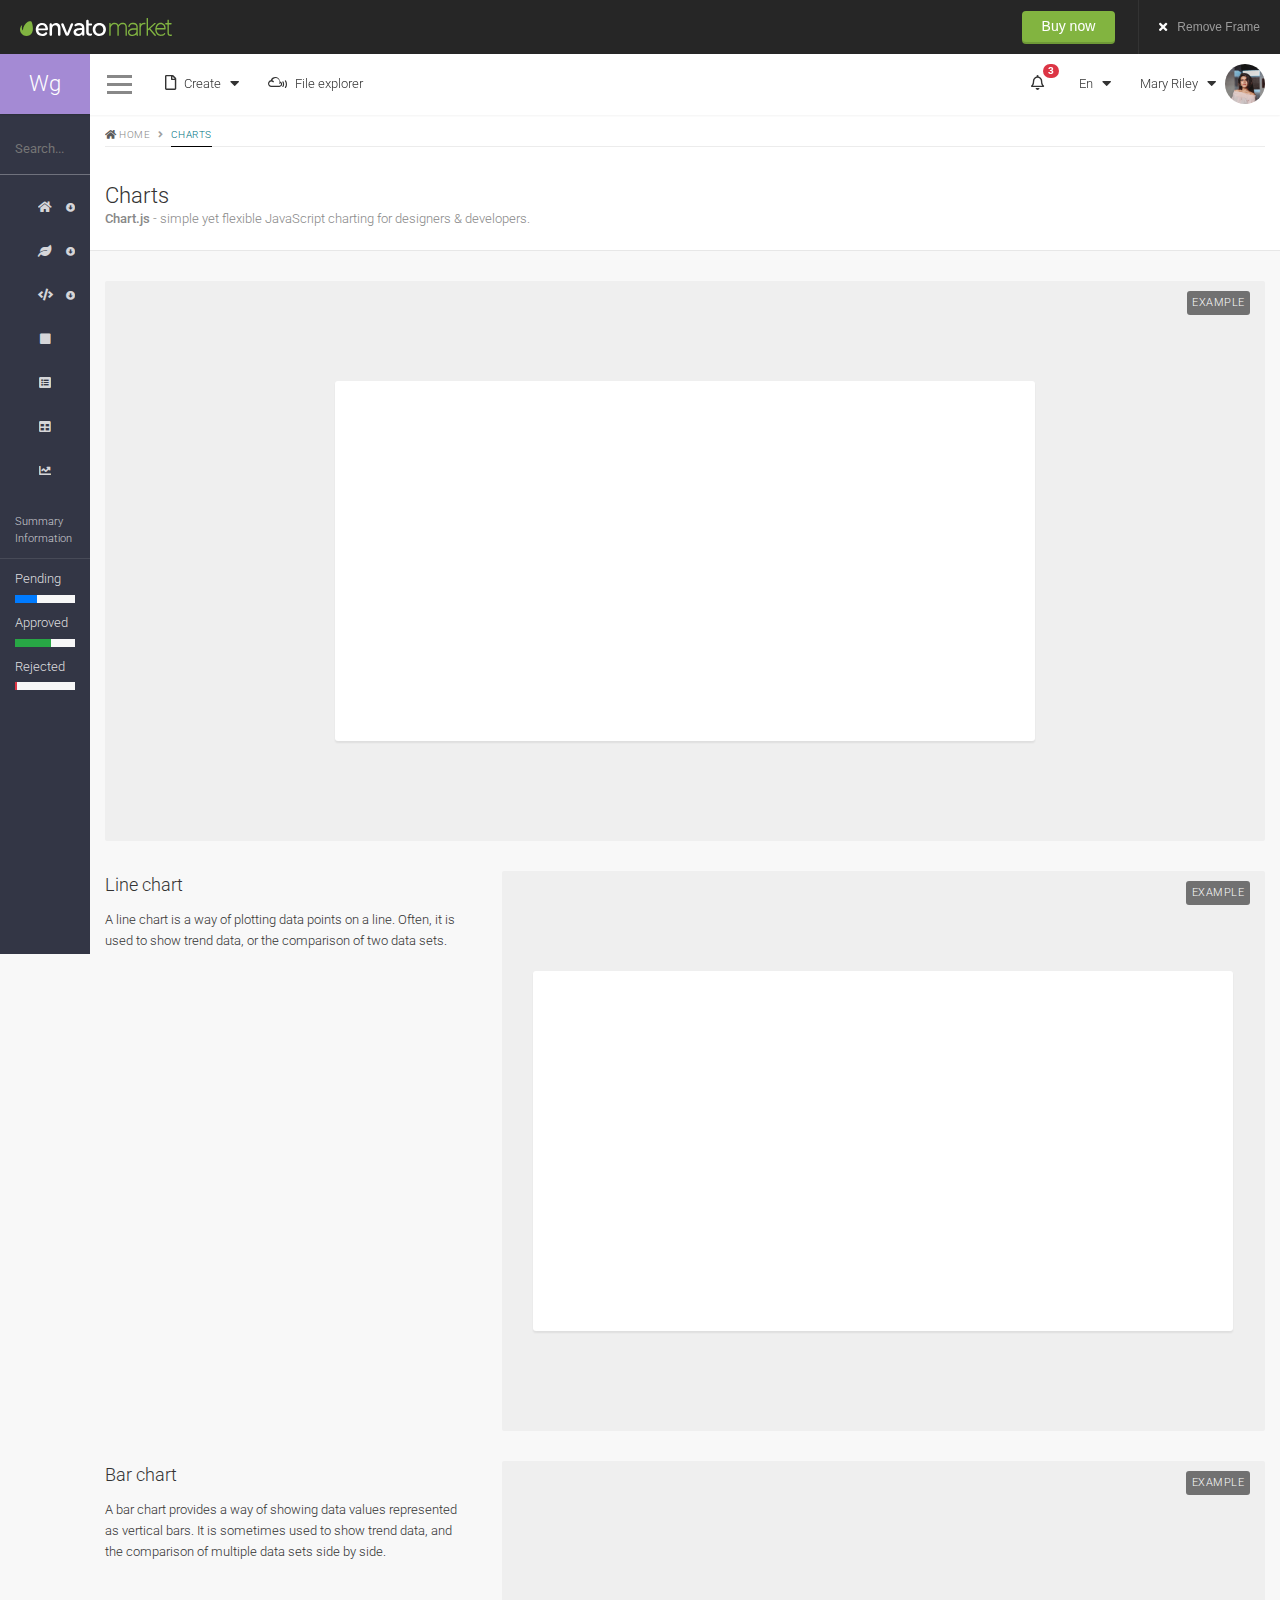
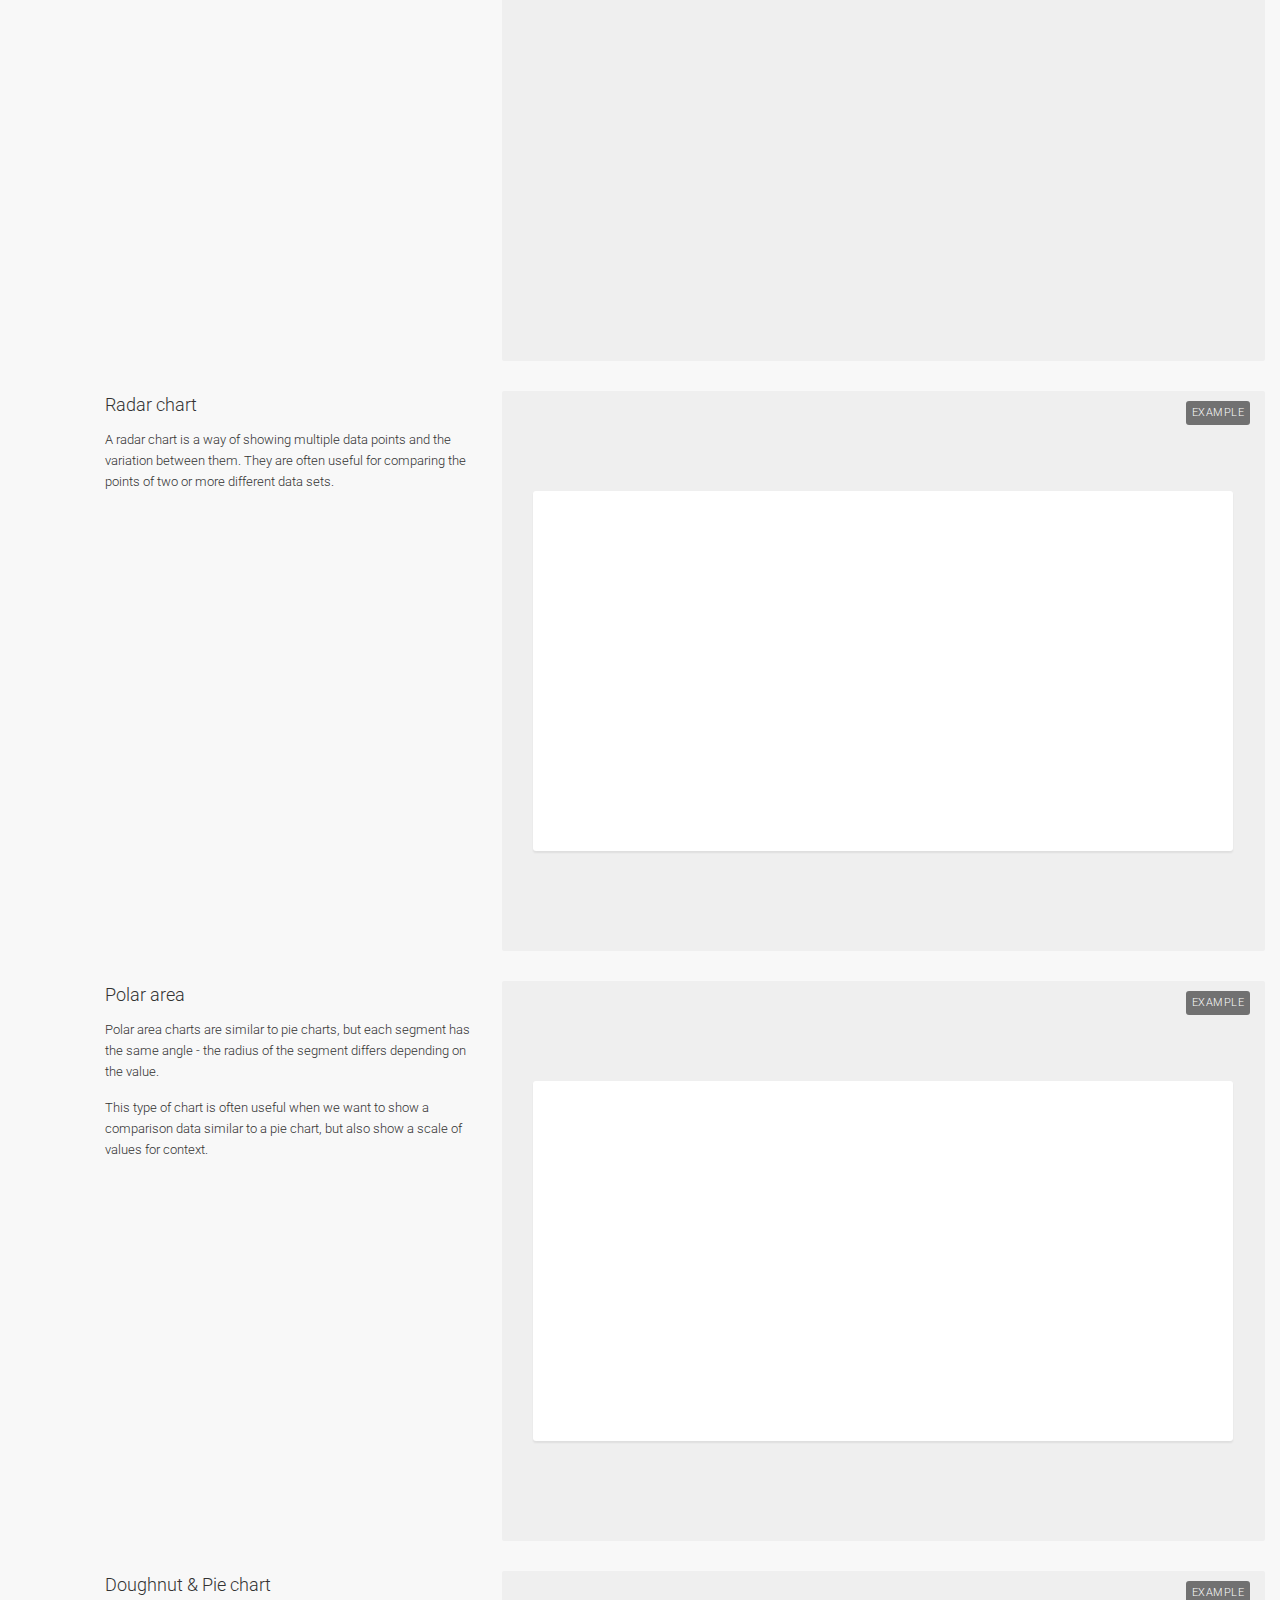
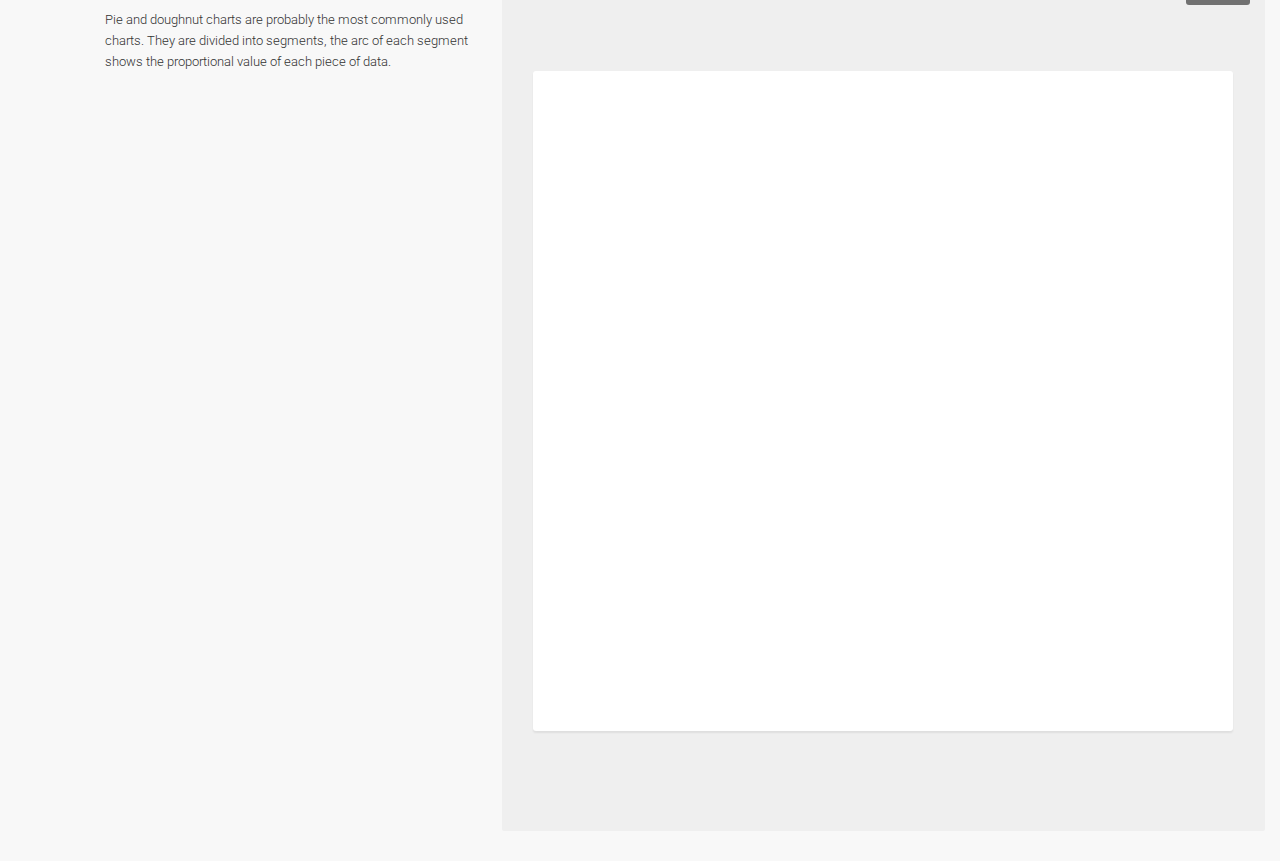
<file: 08.05-finalfront/charts.html>
<!DOCTYPE html>
<html lang="en">

<head>
    <meta charset="UTF-8">
    <meta http-equiv="X-UA-Compatible" content="IE=edge">
    <meta name="robots" content="noindex, follow">
    <meta name="viewport" content="width=device-width,initial-scale=1">
    <title>WgBoard - Responsive Admin/Dashboard Template Preview - ThemeForest</title>
    <link rel="stylesheet" type="text/css" href="css/bootstrap.min.css">
    <link rel="stylesheet" type="text/css" href="css/style.css">
    <link href="https://fonts.googleapis.com/css?family=Roboto:300,400,500,700" rel="stylesheet">
    <link href="https://fonts.googleapis.com/css?family=Inconsolata:400,700" rel="stylesheet">
    <link rel="stylesheet" href="https://use.fontawesome.com/releases/v5.0.8/css/all.css">
</head>
<body>

    <div class="topHeader" id="topHeader">
        <div class="envatoLogo">
            <a href="https://themeforest.net/item/wgboard-responsive-admindashboard-template/21730214">Envato Market</a>
        </div>

        <div class="rightPart">
            <div class="buyNow">
                <a class="buyButton" href="https://themeforest.net/item/wgboard-responsive-admindashboard-template/21730214">Buy now</a>
            </div>

            <div class="closeNow">
                <a href="#" onclick="closeTop()">
                    <i class="fas fa-times"></i><span>Remove Frame</span>
                </a>
            </div>
        </div>
    </div>

    


    <nav id="mainNav">

        <div class="topNav" id="topNav">

            <a class="wgBoard" id="wgBoard" href="#">
                <div id="wgBoardBig">
                    <span><strong>Wg</strong>Board</span>
                </div>
                <div id="wgBoardSmall">
                    <span>Wg</span>
                </div>
            </a>

            <div class="menuButton">
                <a href="javascript:void(0)" class="menuToggle" onclick="leftNavShow()">
                    <div>
                        <span></span>
                        <span></span>
                        <span></span>
                        <span></span>
                        <span></span>
                        <span></span>
                    </div>
                </a>
            </div>

            <div class="navigationTop">

                <ul class="navTop navTopLeft">
                    <li class="myDropdown">
                        <a href="javascript:void(0)" class="dropbtn" onclick="myDropdown('createDropdown', 'right')">
                            <i class="dropbtn far fa-file"></i>
                            <span class="dropbtn">Create</span>
                            <i class="dropbtn fas fa-caret-down"></i>
                        </a>
                        <ul class="myDropdownMenu dropdown-content" id="createDropdown">
                            <li><a href="#">Publication</a></li>
                            <li><a href="#">Project</a></li>
                            <li><a href="#">Task Item</a></li>
                        </ul>
                    </li>
                    <li>
                        <a href="#">
                            <i class="fab fa-mixcloud"></i>
                            <span>File explorer</span>
                        </a>
                    </li>
                </ul>

                <ul class="navTop navTopRight">
                    <li class="myDropdown">
                        <a href="javascript:void(0)" class="dropbtn" onclick="myDropdown('notifyDropdown', 'left')">
                            <i class="dropbtn far fa-bell"></i>
                            <span class="dropbtn badge badge-danger">3</span>
                        </a>
                        <ul class="myDropdownMenu dropdown-content" id="notifyDropdown">
                            <li class="titleLi">Notifications</li>
                            <li>
                                <a href="#" class="notification">
                                    <div class="notifAvatar">
                                        <img src="images/avatar3.jpg">
                                    </div>
                                    <div class="notifBody">
                                        <span class="notifName">Phillip Sandoval</span> liked your post
                                        <span class="notifTime">2 minutes ago</span>
                                        <span class="notifState"></span>
                                    </div>
                                </a>
                            </li>
                            <li>
                                <a href="#" class="notification">
                                    <div class="notifAvatar">
                                        <img src="images/avatar2.jpg">
                                    </div>
                                    <div class="notifBody">
                                        <span class="notifName">Mary Riley</span> delegated case
                                        <span class="notifTime">4 hours ago</span>
                                        <span class="notifState"></span>
                                    </div>
                                </a>
                            </li>
                            <li> 
                                <a href="#" class="notification">
                                    <div class="notifAvatar">
                                        <img src="images/avatar1.jpg">
                                    </div>
                                    <div class="notifBody">
                                        <span class="notifName">Debra Burton</span> commented your post
                                        <span class="notifTime">4 hours ago</span>
                                        <span class="notifState"></span>
                                    </div>
                                </a>
                            </li>
                            <li>
                                <a href="#" class="notification">
                                    <div class="notifAvatar">
                                        <img src="images/avatar4.jpg">
                                    </div>
                                    <div class="notifBody">
                                        <span class="notifName">Nathan Nelson</span> followed you
                                        <span class="notifTime">4 hours ago</span>
                                        <span class="notifState"></span>
                                    </div>
                                </a>
                            </li>
                            <li class="footerLi">
                                <a href="#">See all notifications</a>
                            </li>
                        </ul>
                    </li>
                    <li class="myDropdown">
                        <a href="javascript:void(0)" class="dropbtn" onclick="myDropdown('langDropdown', 'left')">
                            <span class="dropbtn">En</span>
                            <i class="dropbtn fas fa-caret-down"></i>
                        </a>
                        <ul class="myDropdownMenu dropdown-content" id="langDropdown">
                            <li>
                                <a href="#">English</a>
                            </li>
                            <li>
                                <a href="#">Deutsch</a>
                            </li>
                            <li>
                                <a href="#">France</a>
                            </li>
                        </ul>
                    </li>
                    <li class="myDropdown">
                        <a href="javascript:void(0)" class="dropbtn dropdownProfile" onclick="myDropdown('profileDropdown', 'left')">
                            <span class="dropbtn profName">Mary Riley</span>
                            <i class="dropbtn fas fa-caret-down"></i>
                            <div class="profAvatar">
                                <div class="profAvatarImg">
                                    <img class="dropbtn" src="images/avatar2.jpg">
                                </div>
                            </div>
                        </a>
                        <ul class="myDropdownMenu dropdown-content" id="profileDropdown">
                            <li>
                                <a href="#"><i class="far fa-user-circle"></i> Profile</a>
                            </li>
                            <li>
                                <a href="#"><i class="fas fa-tasks"></i> Tasks</a>
                            </li>
                            <li>
                                <a href="#"><i class="fas fa-sign-out-alt"></i> Sign Out</a>
                            </li>
                        </ul>
                    </li>
                </ul>
            </div>

        </div>

        <div class="leftNav" id="leftNav">
            <div class="leftNavContent">
                <div class="leftNavSearch">
                    <form class="leftNavSearchForm">
                        <input type="text" placeholder="Search..." class="leftNavSearchInput" onclick="searchIc()">
                        <div class="leftNavSearchInputDiv">
                            <button class="btn btn-default" type="button" id="searchIcon">
                                <i class="fas fa-search"></i>
                            </button>
                        </div>
                    </form>
                </div>
                <ul class="leftNavNav">
                    <li>
                        <a href="javascript:void(0)" class="leftNavItem leftNavDropdownTogle" onclick="myCollapse('dashboard')">
                            <i class="fas fa-home leftNavIcons"></i>
                            <span class="leftNavSpans">Dashboard</span>
                            <i class="fas fa-arrow-alt-circle-down leftNavIconsAfter"></i>
                        </a>
                        <ul class="myCollapse" id="dashboard">
                            <li>
                                <a href="index.html" class="leftNavItem">
                                    <i class="far fa-circle leftNavSpans"></i>
                                    <span class="leftNavSpans">Main layout</span>
                                </a>
                            </li>
                            <li>
                                <a href="shop.html" class="leftNavItem">
                                    <i class="far fa-circle leftNavSpans"></i>
                                    <span class="leftNavSpans">Online Shop</span>
                                </a>
                            </li>
                            <li>
                                <a href="blog.html" class="leftNavItem">
                                    <i class="far fa-circle leftNavSpans"></i>
                                    <span class="leftNavSpans">Blog Dashboard</span>
                                </a>
                            </li>
                        </ul>
                    </li>
                    <li>
                        <a href="javascript:void(0)" class="leftNavItem leftNavDropdownTogle" onclick="myCollapse('uiElements')">
                            <i class="fas fa-leaf leftNavIcons"></i>
                            <span class="leftNavSpans">UI elements</span>
                            <i class="fas fa-arrow-alt-circle-down leftNavIconsAfter"></i>
                        </a>
                        <ul class="myCollapse" id="uiElements">
                            <li>
                                <a href="badges.html" class="leftNavItem">
                                    <i class="far fa-circle leftNavSpans"></i>
                                    <span class="leftNavSpans">Badges</span>
                                </a>
                            </li>
                            <li>
                                <a href="labels.html" class="leftNavItem">
                                    <i class="far fa-circle leftNavSpans"></i>
                                    <span class="leftNavSpans">Labels</span>
                                </a>
                            </li>
                            <li>
                                <a href="listgroups.html" class="leftNavItem">
                                    <i class="far fa-circle leftNavSpans"></i>
                                    <span class="leftNavSpans">List groups</span>
                                </a>
                            </li>
                            <li>
                                <a href="pagination.html" class="leftNavItem">
                                    <i class="far fa-circle leftNavSpans"></i>
                                    <span class="leftNavSpans">Pagination</span>
                                </a>
                            </li>
                            <li>
                                <a href="panels.html" class="leftNavItem">
                                    <i class="far fa-circle leftNavSpans"></i>
                                    <span class="leftNavSpans">Panels</span>
                                </a>
                            </li>
                            <li>
                                <a href="progressbars.html" class="leftNavItem">
                                    <i class="far fa-circle leftNavSpans"></i>
                                    <span class="leftNavSpans">Progress bars</span>
                                </a>
                            </li>
                        </ul>
                    </li>
                    <li>
                        <a href="javascript:void(0)" class="leftNavItem leftNavDropdownTogle" onclick="myCollapse('components')">
                            <i class="fas fa-code leftNavIcons"></i>
                            <span class="leftNavSpans">Components</span>
                            <i class="fas fa-arrow-alt-circle-down leftNavIconsAfter"></i>
                        </a>
                        <ul class="myCollapse" id="components">
                            <li>
                                <a href="alerts.html" class="leftNavItem">
                                    <i class="far fa-circle leftNavSpans"></i>
                                    <span class="leftNavSpans">Alerts</span>
                                </a>
                            </li>
                            <li>
                                <a href="tooltips.html" class="leftNavItem">
                                    <i class="far fa-circle leftNavSpans"></i>
                                    <span class="leftNavSpans">Tooltips</span>
                                </a>
                            </li>
                            <li>
                                <a href="popovers.html" class="leftNavItem">
                                    <i class="far fa-circle leftNavSpans"></i>
                                    <span class="leftNavSpans">Popovers</span>
                                </a>
                            </li>
                            <li>
                                <a href="modals.html" class="leftNavItem">
                                    <i class="far fa-circle leftNavSpans"></i>
                                    <span class="leftNavSpans">Modals</span>
                                </a>
                            </li>
                        </ul>
                    </li>
                    <li>
                        <a href="buttons.html" class="leftNavItem leftNavDropdownTogle">
                            <i class="fas fa-square leftNavIcons"></i>
                            <span class="leftNavSpans">Buttons</span>
                        </a>
                    </li>
                    <li>
                        <a href="forms.html" class="leftNavItem leftNavDropdownTogle">
                            <i class="fas fa-list-alt leftNavIcons"></i>
                            <span class="leftNavSpans">Forms</span>
                        </a>
                    </li>
                    <li>
                        <a href="tables.html" class="leftNavItem leftNavDropdownTogle">
                            <i class="fas fa-table leftNavIcons"></i>
                            <span class="leftNavSpans">Tables</span>
                        </a>
                    </li>
                    <li>
                        <a href="charts.html" class="leftNavItem leftNavDropdownTogle">
                            <i class="fas fa-chart-line leftNavIcons"></i>
                            <span class="leftNavSpans">Charts</span>
                            <span class="badge badge-danger leftNavSpans">New</span>
                        </a>
                    </li>
                </ul>
                <div class="leftNavTitle">
                    Summary Information
                </div>
                <div class="leftNavSummary">
                    <div class="leftNavSummaryItem">
                        <div class="leftNavSummaryTitle">
                            Pending
                            <span class="leftNavSummaryValue">37%</span>
                        </div>
                        <div class="progress">
                            <div class="progress-bar bg-primary" role="progressbar" aria-valuenow="37" aria-valuemin="0" aria-valuemax="100" style="width: 36%;">
                            </div>
                        </div>
                    </div>
                    <div class="leftNavSummaryItem">
                        <div class="leftNavSummaryTitle">
                            Approved
                            <span class="leftNavSummaryValue">60%</span>
                        </div>
                        <div class="progress">
                            <div class="progress-bar bg-success" role="progressbar" aria-valuenow="60" aria-valuemin="0" aria-valuemax="100" style="width: 60%;">
                            </div>
                        </div>
                    </div>
                    <div class="leftNavSummaryItem">
                        <div class="leftNavSummaryTitle">
                            Rejected
                            <span class="leftNavSummaryValue">3%</span>
                        </div>
                        <div class="progress">
                            <div class="progress-bar bg-danger" role="progressbar" aria-valuenow="3" aria-valuemin="0" aria-valuemax="100" style="width: 3%;">
                            </div>
                        </div>
                    </div>
                </div>
            </div>
        </div>
    </div>

</nav>

<main class="myContainer" id="mainContainer">

    <header class="mainHeader">
        <div class="headerContainer">
            <div class="row">
                <div class="col-12">
                    <ol class="myBreadcrumb">
                        <li>
                            <i class="fas fa-home"></i>
                            <a href="#">Home</a>
                        </li>
                        <li class="active">
                            <i class="fas fa-angle-right"></i>
                            <a href="#">Charts</a>
                        </li>
                    </ol>
                    <div class="pageHeader">
                        <h1>Charts</h1>
                        <h2><span class="myStrong">Chart.js</span> - simple yet flexible JavaScript charting for designers & developers.</h2>
                    </div>
                </div>
            </div>
        </div>
    </header>

    <div class="mainBody">
        <div class="row">
            <div class="col-12">
                <div class="demo demoButtons">
                    <div class="demoLayout">
                     <div id="chartContainer1" style="height: 300px; width: 100%;"></div>
                 </div>
             </div>
         </div>
     </div>
     <div class="row">
        <div class="col-12 col-md-6 col-lg-4">
            <div class="demoHeader">
                <div class="demoTitle">
                    Line chart
                </div>
                <div class="demoText">
                    <p>
                        A line chart is a way of plotting data points on a line. Often, it is used to show trend data, or the comparison of two data sets.
                    </p>
                </div>
            </div>
        </div>
        <div class="col-xs-12 col-md-6 col-lg-8">
            <div class="demoContent">
                <div class="demo demoButtons">
                    <div class="demoLayout">
                        <div id="chartContainer2" style="height: 300px; width: 100%;"></div>
                    </div>
                </div>
            </div>
        </div>
    </div>
    <div class="row">
        <div class="col-12 col-md-6 col-lg-4">
            <div class="demoHeader">
                <div class="demoTitle">
                    Bar chart
                </div>
                <div class="demoText">
                    <p>
                        A bar chart provides a way of showing data values represented as vertical bars. It is sometimes used to show trend data, and the comparison of multiple data sets side by side.
                    </p>
                </div>
            </div>
        </div>
        <div class="col-xs-12 col-md-6 col-lg-8">
            <div class="demoContent">
                <div class="demo demoButtons">
                    <div id="chartContainer3" style="height: 300px; width: 100%;"></div>
                </div>
            </div>
        </div>
    </div>
    <div class="row">
        <div class="col-12 col-md-6 col-lg-4">
            <div class="demoHeader">
                <div class="demoTitle">
                    Radar chart
                </div>
                <div class="demoText">
                    <p>
                    A radar chart is a way of showing multiple data points and the variation between them. They are often useful for comparing the points of two or more different data sets.</p>
                </div>
            </div>
        </div>
        <div class="col-xs-12 col-md-6 col-lg-8">
            <div class="demoContent">
                <div class="demo demoButtons demoMiniButtons">
                    <div class="demoLayout">
                        <div id="chartContainer4" style="height: 300px; width: 100%;"></div>
                    </div>
                </div>
            </div>
        </div>
    </div>
    <div class="row">
        <div class="col-12 col-md-6 col-lg-4">
            <div class="demoHeader">
                <div class="demoTitle">
                    Polar area
                </div>
                <div class="demoText">
                    <p>
                        Polar area charts are similar to pie charts, but each segment has the same angle - the radius of the segment differs depending on the value.
                    </p>
                </div>
                <div class="demoText">
                    <p>
                        This type of chart is often useful when we want to show a comparison data similar to a pie chart, but also show a scale of values for context.
                    </p>
                </div>
            </div>
        </div>
        <div class="col-xs-12 col-md-6 col-lg-8">
            <div class="demoContent">
                <div class="demo demoButtons">
                    <div class="demoLayout">
                        <div id="chartContainer5" style="height: 300px; width: 100%;"></div>
                    </div>
                </div>
            </div>
        </div>
    </div>
    <div class="row">
        <div class="col-12 col-md-6 col-lg-4">
            <div class="demoHeader">
                <div class="demoTitle">
                    Doughnut & Pie chart
                </div>
                <div class="demoText">
                    <p>
                        Pie and doughnut charts are probably the most commonly used charts. They are divided into segments, the arc of each segment shows the proportional value of each piece of data.
                    </p>
                </div>
            </div>
        </div>
        <div class="col-xs-12 col-md-6 col-lg-8">
            <div class="demoContent">
                <div class="demo demoButtons">
                    <div class="demoLayout">
                        <div id="chartContainer6" style="height: 300px; width: 100%;"></div>
                        <div id="chartContainer7" style="height: 300px; width: 100%;"></div>
                    </div>
                </div>
            </div>
        </div>
    </div>
</div>

</main>







<script>
    window.onload = function () {

        var chart1 = new CanvasJS.Chart("chartContainer1", {
            animationEnabled: true,
            title: {
                text: "Desktop Search Engine Market Share - 2016"
            },
            data: [{
                type: "pie",
                startAngle: 240,
                yValueFormatString: "##0.00\"%\"",
                indexLabel: "{label} {y}",
                dataPoints: [
                {y: 79.45, label: "Google"},
                {y: 7.31, label: "Bing"},
                {y: 7.06, label: "Baidu"},
                {y: 4.91, label: "Yahoo"},
                {y: 1.26, label: "Others"}
                ]
            }]
        });
        chart1.render();

     
        var chart2 = new CanvasJS.Chart("chartContainer2", {
            theme:"light2",
            animationEnabled: true,
            title:{
                text: "Game of Thrones Viewers of the First Airing on HBO"
            },
            axisY :{
                includeZero: false,
                title: "Number of Viewers",
                suffix: "mn"
            },
            toolTip: {
                shared: "true"
            },
            legend:{
                cursor:"pointer",
                itemclick : toggleDataSeries
            },
            data: [{
                type: "spline",
                visible: false,
                showInLegend: true,
                yValueFormatString: "##.00mn",
                name: "Season 1",
                dataPoints: [
                { label: "Ep. 1", y: 2.22 },
                { label: "Ep. 2", y: 2.20 },
                { label: "Ep. 3", y: 2.44 },
                { label: "Ep. 4", y: 2.45 },
                { label: "Ep. 5", y: 2.58 },
                { label: "Ep. 6", y: 2.44 },
                { label: "Ep. 7", y: 2.40 },
                { label: "Ep. 8", y: 2.72 },
                { label: "Ep. 9", y: 2.66 },
                { label: "Ep. 10", y: 3.04 }
                ]
            },
            {
                type: "spline", 
                showInLegend: true,
                visible: false,
                yValueFormatString: "##.00mn",
                name: "Season 2",
                dataPoints: [
                { label: "Ep. 1", y: 3.86 },
                { label: "Ep. 2", y: 3.76 },
                { label: "Ep. 3", y: 3.77 },
                { label: "Ep. 4", y: 3.65 },
                { label: "Ep. 5", y: 3.90 },
                { label: "Ep. 6", y: 3.88 },
                { label: "Ep. 7", y: 3.69 },
                { label: "Ep. 8", y: 3.86 },
                { label: "Ep. 9", y: 3.38 },
                { label: "Ep. 10", y: 4.20 }
                ]
            },
            {
                type: "spline",
                visible: false,
                showInLegend: true,
                yValueFormatString: "##.00mn",
                name: "Season 3",
                dataPoints: [
                { label: "Ep. 1", y: 4.37 },
                { label: "Ep. 2", y: 4.27 },
                { label: "Ep. 3", y: 4.72 },
                { label: "Ep. 4", y: 4.87 },
                { label: "Ep. 5", y: 5.35 },
                { label: "Ep. 6", y: 5.50 },
                { label: "Ep. 7", y: 4.84 },
                { label: "Ep. 8", y: 4.13 },
                { label: "Ep. 9", y: 5.22 },
                { label: "Ep. 10", y: 5.39 }
                ]
            },
            {
                type: "spline", 
                showInLegend: true,
                yValueFormatString: "##.00mn",
                name: "Season 4",
                dataPoints: [
                { label: "Ep. 1", y: 6.64 },
                { label: "Ep. 2", y: 6.31 },
                { label: "Ep. 3", y: 6.59 },
                { label: "Ep. 4", y: 6.95 },
                { label: "Ep. 5", y: 7.16 },
                { label: "Ep. 6", y: 6.40 },
                { label: "Ep. 7", y: 7.20 },
                { label: "Ep. 8", y: 7.17 },
                { label: "Ep. 9", y: 6.95 },
                { label: "Ep. 10", y: 7.09 }
                ]
            },
            {
                type: "spline", 
                showInLegend: true,
                yValueFormatString: "##.00mn",
                name: "Season 5",
                dataPoints: [
                { label: "Ep. 1", y: 8 },
                { label: "Ep. 2", y: 6.81 },
                { label: "Ep. 3", y: 6.71 },
                { label: "Ep. 4", y: 6.82 },
                { label: "Ep. 5", y: 6.56 },
                { label: "Ep. 6", y: 6.24 },
                { label: "Ep. 7", y: 5.40 },
                { label: "Ep. 8", y: 7.01 },
                { label: "Ep. 9", y: 7.14 },
                { label: "Ep. 10", y: 8.11 }
                ]
            },
            {
                type: "spline", 
                showInLegend: true,
                yValueFormatString: "##.00mn",
                name: "Season 6",
                dataPoints: [
                { label: "Ep. 1", y: 7.94 },
                { label: "Ep. 2", y: 7.29 },
                { label: "Ep. 3", y: 7.28 },
                { label: "Ep. 4", y: 7.82 },
                { label: "Ep. 5", y: 7.89 },
                { label: "Ep. 6", y: 6.71 },
                { label: "Ep. 7", y: 7.80 },
                { label: "Ep. 8", y: 7.60 },
                { label: "Ep. 9", y: 7.66 },
                { label: "Ep. 10", y: 8.89 }
                ]
            },
            {
                type: "spline", 
                showInLegend: true,
                yValueFormatString: "##.00mn",
                name: "Season 7",
                dataPoints: [
                { label: "Ep. 1", y: 10.11 },
                { label: "Ep. 2", y: 9.27 },
                { label: "Ep. 3", y: 9.25 },
                { label: "Ep. 4", y: 10.17 },
                { label: "Ep. 5", y: 10.72 },
                { label: "Ep. 6", y: 10.24 },
                { label: "Ep. 7", y: 12.07 }
                ]
            }]
        });
chart2.render();

function toggleDataSeries(e) {
    if (typeof(e.dataSeries.visible) === "undefined" || e.dataSeries.visible ){
        e.dataSeries.visible = false;
    } else {
        e.dataSeries.visible = true;
    }
chart2.render();
}


   var chart3 = new CanvasJS.Chart("chartContainer3", {
            animationEnabled: true,
    theme: "light2", // "light1", "light2", "dark1", "dark2"
    title:{
        text: "Top Oil Reserves"
    },
    axisY: {
        title: "Reserves(MMbbl)"
    },
    data: [{        
        type: "column",  
        showInLegend: true, 
        legendMarkerColor: "grey",
        legendText: "MMbbl = one million barrels",
        dataPoints: [      
        { y: 300878, label: "Venezuela" },
        { y: 266455,  label: "Saudi" },
        { y: 169709,  label: "Canada" },
        { y: 158400,  label: "Iran" },
        { y: 142503,  label: "Iraq" },
        { y: 101500, label: "Kuwait" },
        { y: 97800,  label: "UAE" },
        { y: 80000,  label: "Russia" }
        ]
    }]
});


chart3.render();



var chart4 = new CanvasJS.Chart("chartContainer4", {
    exportEnabled: true,
    animationEnabled: true,
    theme: "light2",
    title:{
        text: "Temperature Variation - Ladakh vs Chandigarh"
    },
    axisX: {
        title: "April 2017",
        valueFormatString: "DD MMM"
    },
    axisY: {
        suffix: " °C"
    },     
    toolTip: {
        shared: true
    },
    legend: {
        cursor: "pointer",
        horizontalAlign: "right",
        itemclick: toggleDataSeries
    },
    data: [{
        type: "rangeArea",
        showInLegend: true,
        name: "Ladakh",
        markerSize: 0,
        yValueFormatString: "#0.## °C",
        dataPoints: [
            { x: new Date(2017, 03, 01), y: [05, 21] },
            { x: new Date(2017, 03, 02), y: [07, 15] },
            { x: new Date(2017, 03, 03), y: [07, 18] },
            { x: new Date(2017, 03, 04), y: [09, 16] },
            { x: new Date(2017, 03, 05), y: [10, 17] },
            { x: new Date(2017, 03, 06), y: [08, 13] },
            { x: new Date(2017, 03, 07), y: [06, 10] },
            { x: new Date(2017, 03, 08), y: [06, 15] },
            { x: new Date(2017, 03, 09), y: [06, 20] },
            { x: new Date(2017, 03, 10), y: [05, 21] },
            { x: new Date(2017, 03, 11), y: [06, 21] },
            { x: new Date(2017, 03, 12), y: [07, 14] },
            { x: new Date(2017, 03, 13), y: [07, 17] },
            { x: new Date(2017, 03, 14), y: [05, 20] },
            { x: new Date(2017, 03, 15), y: [07, 18] },
            { x: new Date(2017, 03, 16), y: [07, 15] },
            { x: new Date(2017, 03, 17), y: [08, 15] },
            { x: new Date(2017, 03, 18), y: [07, 13] },
            { x: new Date(2017, 03, 19), y: [07, 13] },
            { x: new Date(2017, 03, 20), y: [07, 18] },
            { x: new Date(2017, 03, 21), y: [06, 20] },
            { x: new Date(2017, 03, 22), y: [09, 23] },
            { x: new Date(2017, 03, 23), y: [09, 24] },
            { x: new Date(2017, 03, 24), y: [08, 23] },
            { x: new Date(2017, 03, 25), y: [12, 24] },
            { x: new Date(2017, 03, 26), y: [10, 21] },
            { x: new Date(2017, 03, 27), y: [07, 24] },
            { x: new Date(2017, 03, 28), y: [10, 27] },
            { x: new Date(2017, 03, 29), y: [10, 26] },
            { x: new Date(2017, 03, 30), y: [12, 27] } 
        ]
    },
    {
        type: "rangeArea",
        showInLegend: true,
        name: "Chandigarh",
        markerSize: 0,
        yValueFormatString: "#0.## °C",
        dataPoints: [
            { x: new Date(2017, 03, 01), y: [15, 31] },
            { x: new Date(2017, 03, 02), y: [16, 30] },
            { x: new Date(2017, 03, 03), y: [14, 30] },
            { x: new Date(2017, 03, 04), y: [15, 30] },
            { x: new Date(2017, 03, 05), y: [17, 33] },
            { x: new Date(2017, 03, 06), y: [19, 35] },
            { x: new Date(2017, 03, 07), y: [20, 30] },
            { x: new Date(2017, 03, 08), y: [15, 31] },
            { x: new Date(2017, 03, 09), y: [16, 32] },
            { x: new Date(2017, 03, 10), y: [16, 33] },
            { x: new Date(2017, 03, 11), y: [16, 35] },
            { x: new Date(2017, 03, 12), y: [17, 36] },
            { x: new Date(2017, 03, 13), y: [20, 32] },
            { x: new Date(2017, 03, 14), y: [17, 35] },
            { x: new Date(2017, 03, 15), y: [18, 36] },
            { x: new Date(2017, 03, 16), y: [20, 34] },
            { x: new Date(2017, 03, 17), y: [17, 30] },
            { x: new Date(2017, 03, 18), y: [19, 29] },
            { x: new Date(2017, 03, 19), y: [16, 32] },
            { x: new Date(2017, 03, 20), y: [17, 33] },
            { x: new Date(2017, 03, 21), y: [16, 35] },
            { x: new Date(2017, 03, 22), y: [19, 36] },
            { x: new Date(2017, 03, 23), y: [20, 36] },
            { x: new Date(2017, 03, 24), y: [21, 37] },
            { x: new Date(2017, 03, 25), y: [21, 38] },
            { x: new Date(2017, 03, 26), y: [21, 39] },
            { x: new Date(2017, 03, 27), y: [22, 39] },
            { x: new Date(2017, 03, 28), y: [22, 39] },
            { x: new Date(2017, 03, 29), y: [22, 41] },
            { x: new Date(2017, 03, 30), y: [23, 42] }
        ]
    }]
});
chart4.render();

function toggleDataSeries(e) {
    if (typeof (e.dataSeries.visible) === "undefined" || e.dataSeries.visible) {
        e.dataSeries.visible = false;
    } else {
        e.dataSeries.visible = true;
    }
    e.chart4.render();
}


var chart5 = new CanvasJS.Chart("chartContainer5", {
    animationEnabled: true,
    title:{
        text: "Monthly Expenses, 2016-17"
    },
    axisY :{
        includeZero: false,
        prefix: "$"
    },
    toolTip: {
        shared: true
    },
    legend: {
        fontSize: 13
    },
    data: [{
        type: "splineArea",
        showInLegend: true,
        name: "Salaries",
        yValueFormatString: "$#,##0",
        xValueFormatString: "MMM YYYY",
        dataPoints: [
            { x: new Date(2016, 2), y: 30000 },
            { x: new Date(2016, 3), y: 35000 },
            { x: new Date(2016, 4), y: 30000 },
            { x: new Date(2016, 5), y: 30400 },
            { x: new Date(2016, 6), y: 20900 },
            { x: new Date(2016, 7), y: 31000 },
            { x: new Date(2016, 8), y: 30200 },
            { x: new Date(2016, 9), y: 30000 },
            { x: new Date(2016, 10), y: 33000 },
            { x: new Date(2016, 11), y: 38000 },
            { x: new Date(2017, 0),  y: 38900 },
            { x: new Date(2017, 1),  y: 39000 }
        ]
    },
    {
        type: "splineArea", 
        showInLegend: true,
        name: "Office Cost",
        yValueFormatString: "$#,##0",
        dataPoints: [
            { x: new Date(2016, 2), y: 20100 },
            { x: new Date(2016, 3), y: 16000 },
            { x: new Date(2016, 4), y: 14000 },
            { x: new Date(2016, 5), y: 18000 },
            { x: new Date(2016, 6), y: 18000 },
            { x: new Date(2016, 7), y: 21000 },
            { x: new Date(2016, 8), y: 22000 },
            { x: new Date(2016, 9), y: 25000 },
            { x: new Date(2016, 10), y: 23000 },
            { x: new Date(2016, 11), y: 25000 },
            { x: new Date(2017, 0), y: 26000 },
            { x: new Date(2017, 1), y: 25000 }
        ]
    },
    {
        type: "splineArea", 
        showInLegend: true,
        name: "Entertainment",
        yValueFormatString: "$#,##0",     
        dataPoints: [
            { x: new Date(2016, 2), y: 10100 },
            { x: new Date(2016, 3), y: 6000 },
            { x: new Date(2016, 4), y: 3400 },
            { x: new Date(2016, 5), y: 4000 },
            { x: new Date(2016, 6), y: 9000 },
            { x: new Date(2016, 7), y: 3900 },
            { x: new Date(2016, 8), y: 4200 },
            { x: new Date(2016, 9), y: 5000 },
            { x: new Date(2016, 10), y: 14300 },
            { x: new Date(2016, 11), y: 12300 },
            { x: new Date(2017, 0), y: 8300 },
            { x: new Date(2017, 1), y: 6300 }
        ]
    },
    {
        type: "splineArea", 
        showInLegend: true,
        yValueFormatString: "$#,##0",      
        name: "Maintenance",
        dataPoints: [
            { x: new Date(2016, 2), y: 1700 },
            { x: new Date(2016, 3), y: 2600 },
            { x: new Date(2016, 4), y: 1000 },
            { x: new Date(2016, 5), y: 1400 },
            { x: new Date(2016, 6), y: 900 },
            { x: new Date(2016, 7), y: 1000 },
            { x: new Date(2016, 8), y: 1200 },
            { x: new Date(2016, 9), y: 5000 },
            { x: new Date(2016, 10), y: 1300 },
            { x: new Date(2016, 11), y: 2300 },
            { x: new Date(2017, 0), y: 2800 },
            { x: new Date(2017, 1), y: 1300 }
        ]
    }]
});
chart5.render();


var chart6 = new CanvasJS.Chart("chartContainer6", {
    animationEnabled: true,
    title: {
        text: "Desktop Search Engine Market Share - 2016"
    },
    data: [{
        type: "pie",
        startAngle: 240,
        yValueFormatString: "##0.00\"%\"",
        indexLabel: "{label} {y}",
        dataPoints: [
            {y: 79.45, label: "Google"},
            {y: 7.31, label: "Bing"},
            {y: 7.06, label: "Baidu"},
            {y: 4.91, label: "Yahoo"},
            {y: 1.26, label: "Others"}
        ]
    }]
});
chart6.render();


var chart7 = new CanvasJS.Chart("chartContainer7", {
    animationEnabled: true,
    title:{
        text: "Email Categories",
        horizontalAlign: "left"
    },
    data: [{
        type: "doughnut",
        startAngle: 60,
        //innerRadius: 60,
        indexLabelFontSize: 17,
        indexLabel: "{label} - #percent%",
        toolTipContent: "<b>{label}:</b> {y} (#percent%)",
        dataPoints: [
            { y: 67, label: "Inbox" },
            { y: 28, label: "Archives" },
            { y: 10, label: "Labels" },
            { y: 7, label: "Drafts"},
            { y: 15, label: "Trash"},
            { y: 6, label: "Spam"}
        ]
    }]
});
chart7.render();



}
</script>







<script src="https://canvasjs.com/assets/script/canvasjs.min.js"></script>
<script type="text/javascript" src="js/jquery-3.3.1.min.js"></script>
<script src="js/bootstrap.bundle.min.js"></script>
<script src="js/bootstrap.min.js"></script>
<script type="text/javascript" src="js/main.js"></script>
</body>
</html>
</file>
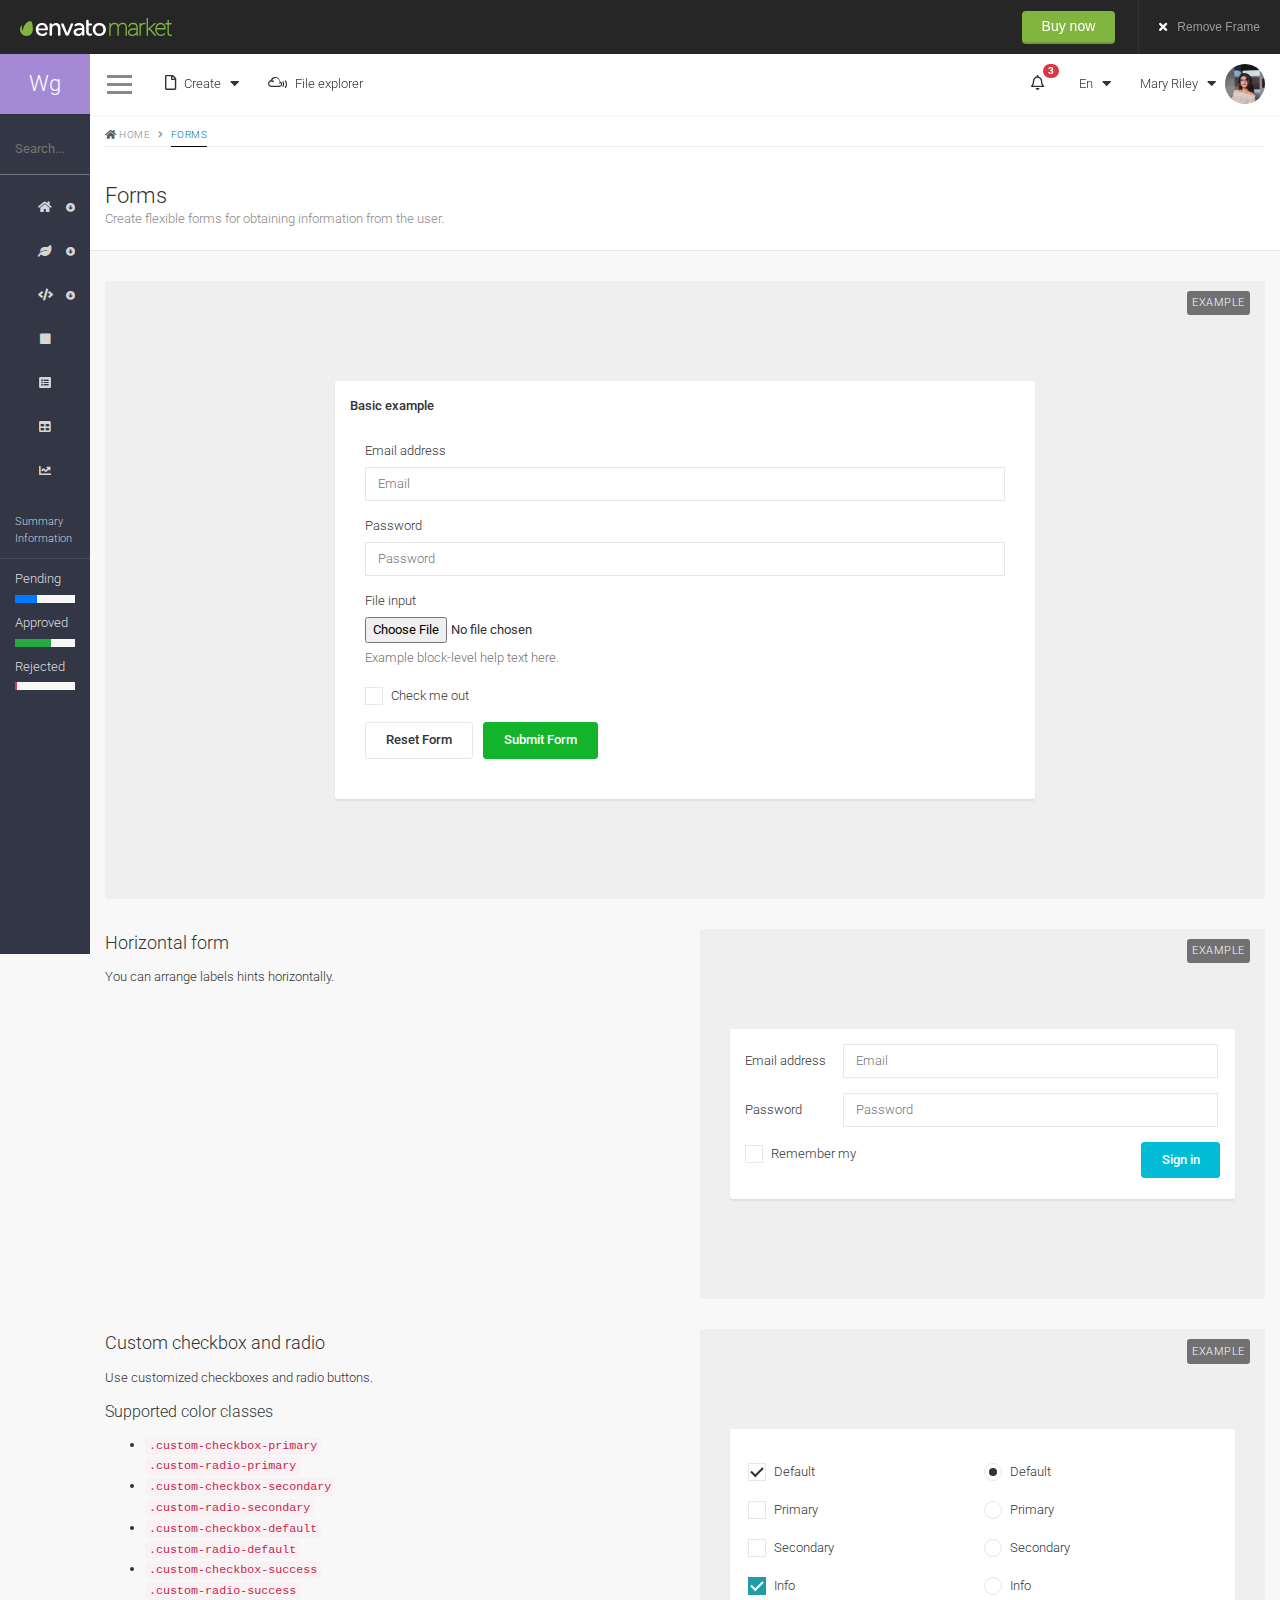
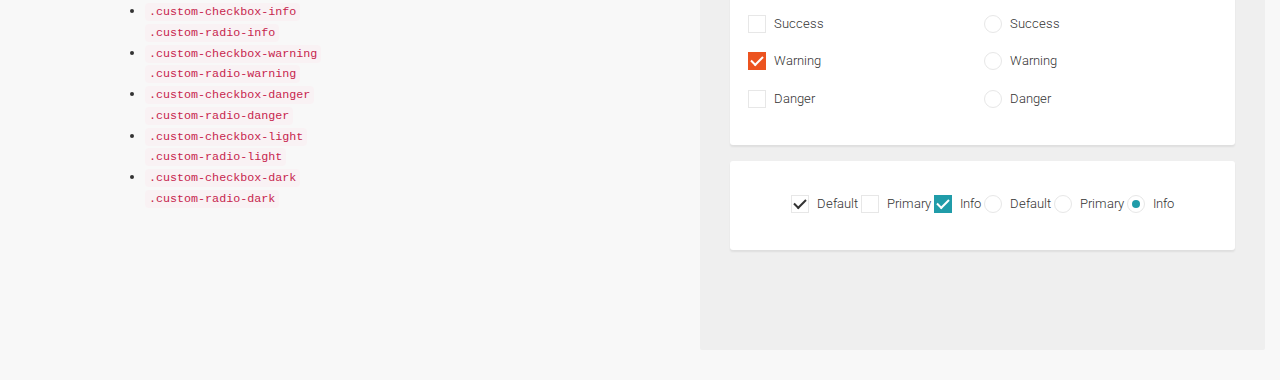
<file: 08.05-finalfront/forms.html>
<!DOCTYPE html>
<html lang="en">

<head>
    <meta charset="UTF-8">
    <meta http-equiv="X-UA-Compatible" content="IE=edge">
    <meta name="robots" content="noindex, follow">
    <meta name="viewport" content="width=device-width,initial-scale=1">
    <title>WgBoard - Responsive Admin/Dashboard Template Preview - ThemeForest</title>
    <link rel="stylesheet" type="text/css" href="css/bootstrap.min.css">
    <link rel="stylesheet" type="text/css" href="css/style.css">
    <link href="https://fonts.googleapis.com/css?family=Roboto:300,400,500,700" rel="stylesheet">
    <link href="https://fonts.googleapis.com/css?family=Inconsolata:400,700" rel="stylesheet">
    <link rel="stylesheet" href="https://use.fontawesome.com/releases/v5.0.8/css/all.css">
</head>
<body>

    <div class="topHeader" id="topHeader">
        <div class="envatoLogo">
            <a href="https://themeforest.net/item/wgboard-responsive-admindashboard-template/21730214">Envato Market</a>
        </div>

        <div class="rightPart">
            <div class="buyNow">
                <a class="buyButton" href="https://themeforest.net/item/wgboard-responsive-admindashboard-template/21730214">Buy now</a>
            </div>

            <div class="closeNow">
                <a href="#" onclick="closeTop()">
                    <i class="fas fa-times"></i><span>Remove Frame</span>
                </a>
            </div>
        </div>
    </div>

    


    <nav id="mainNav">

        <div class="topNav" id="topNav">

            <a class="wgBoard" id="wgBoard" href="#">
                <div id="wgBoardBig">
                    <span><strong>Wg</strong>Board</span>
                </div>
                <div id="wgBoardSmall">
                    <span>Wg</span>
                </div>
            </a>

            <div class="menuButton">
                <a href="javascript:void(0)" class="menuToggle" onclick="leftNavShow()">
                    <div>
                        <span></span>
                        <span></span>
                        <span></span>
                        <span></span>
                        <span></span>
                        <span></span>
                    </div>
                </a>
            </div>

            <div class="navigationTop">

                <ul class="navTop navTopLeft">
                    <li class="myDropdown">
                        <a href="javascript:void(0)" class="dropbtn" onclick="myDropdown('createDropdown', 'right')">
                            <i class="dropbtn far fa-file"></i>
                            <span class="dropbtn">Create</span>
                            <i class="dropbtn fas fa-caret-down"></i>
                        </a>
                        <ul class="myDropdownMenu dropdown-content" id="createDropdown">
                            <li><a href="#">Publication</a></li>
                            <li><a href="#">Project</a></li>
                            <li><a href="#">Task Item</a></li>
                        </ul>
                    </li>
                    <li>
                        <a href="#">
                            <i class="fab fa-mixcloud"></i>
                            <span>File explorer</span>
                        </a>
                    </li>
                </ul>

                <ul class="navTop navTopRight">
                    <li class="myDropdown">
                        <a href="javascript:void(0)" class="dropbtn" onclick="myDropdown('notifyDropdown', 'left')">
                            <i class="dropbtn far fa-bell"></i>
                            <span class="dropbtn badge badge-danger">3</span>
                        </a>
                        <ul class="myDropdownMenu dropdown-content" id="notifyDropdown">
                            <li class="titleLi">Notifications</li>
                            <li>
                                <a href="#" class="notification">
                                    <div class="notifAvatar">
                                        <img src="images/avatar3.jpg">
                                    </div>
                                    <div class="notifBody">
                                        <span class="notifName">Phillip Sandoval</span> liked your post
                                        <span class="notifTime">2 minutes ago</span>
                                        <span class="notifState"></span>
                                    </div>
                                </a>
                            </li>
                            <li>
                                <a href="#" class="notification">
                                    <div class="notifAvatar">
                                        <img src="images/avatar2.jpg">
                                    </div>
                                    <div class="notifBody">
                                        <span class="notifName">Mary Riley</span> delegated case
                                        <span class="notifTime">4 hours ago</span>
                                        <span class="notifState"></span>
                                    </div>
                                </a>
                            </li>
                            <li> 
                                <a href="#" class="notification">
                                    <div class="notifAvatar">
                                        <img src="images/avatar1.jpg">
                                    </div>
                                    <div class="notifBody">
                                        <span class="notifName">Debra Burton</span> commented your post
                                        <span class="notifTime">4 hours ago</span>
                                        <span class="notifState"></span>
                                    </div>
                                </a>
                            </li>
                            <li>
                                <a href="#" class="notification">
                                    <div class="notifAvatar">
                                        <img src="images/avatar4.jpg">
                                    </div>
                                    <div class="notifBody">
                                        <span class="notifName">Nathan Nelson</span> followed you
                                        <span class="notifTime">4 hours ago</span>
                                        <span class="notifState"></span>
                                    </div>
                                </a>
                            </li>
                            <li class="footerLi">
                                <a href="#">See all notifications</a>
                            </li>
                        </ul>
                    </li>
                    <li class="myDropdown">
                        <a href="javascript:void(0)" class="dropbtn" onclick="myDropdown('langDropdown', 'left')">
                            <span class="dropbtn">En</span>
                            <i class="dropbtn fas fa-caret-down"></i>
                        </a>
                        <ul class="myDropdownMenu dropdown-content" id="langDropdown">
                            <li>
                                <a href="#">English</a>
                            </li>
                            <li>
                                <a href="#">Deutsch</a>
                            </li>
                            <li>
                                <a href="#">France</a>
                            </li>
                        </ul>
                    </li>
                    <li class="myDropdown">
                        <a href="javascript:void(0)" class="dropbtn dropdownProfile" onclick="myDropdown('profileDropdown', 'left')">
                            <span class="dropbtn profName">Mary Riley</span>
                            <i class="dropbtn fas fa-caret-down"></i>
                            <div class="profAvatar">
                                <div class="profAvatarImg">
                                    <img class="dropbtn" src="images/avatar2.jpg">
                                </div>
                            </div>
                        </a>
                        <ul class="myDropdownMenu dropdown-content" id="profileDropdown">
                            <li>
                                <a href="#"><i class="far fa-user-circle"></i> Profile</a>
                            </li>
                            <li>
                                <a href="#"><i class="fas fa-tasks"></i> Tasks</a>
                            </li>
                            <li>
                                <a href="#"><i class="fas fa-sign-out-alt"></i> Sign Out</a>
                            </li>
                        </ul>
                    </li>
                </ul>
            </div>

        </div>

        <div class="leftNav" id="leftNav">
            <div class="leftNavContent">
                <div class="leftNavSearch">
                    <form class="leftNavSearchForm">
                        <input type="text" placeholder="Search..." class="leftNavSearchInput" onclick="searchIc()">
                        <div class="leftNavSearchInputDiv">
                            <button class="btn btn-default" type="button" id="searchIcon">
                                <i class="fas fa-search"></i>
                            </button>
                        </div>
                    </form>
                </div>
                <ul class="leftNavNav">
                    <li>
                        <a href="javascript:void(0)" class="leftNavItem leftNavDropdownTogle" onclick="myCollapse('dashboard')">
                            <i class="fas fa-home leftNavIcons"></i>
                            <span class="leftNavSpans">Dashboard</span>
                            <i class="fas fa-arrow-alt-circle-down leftNavIconsAfter"></i>
                        </a>
                        <ul class="myCollapse" id="dashboard">
                            <li>
                                <a href="index.html" class="leftNavItem">
                                    <i class="far fa-circle leftNavSpans"></i>
                                    <span class="leftNavSpans">Main layout</span>
                                </a>
                            </li>
                            <li>
                                <a href="shop.html" class="leftNavItem">
                                    <i class="far fa-circle leftNavSpans"></i>
                                    <span class="leftNavSpans">Online Shop</span>
                                </a>
                            </li>
                            <li>
                                <a href="blog.html" class="leftNavItem">
                                    <i class="far fa-circle leftNavSpans"></i>
                                    <span class="leftNavSpans">Blog Dashboard</span>
                                </a>
                            </li>
                        </ul>
                    </li>
                    <li>
                        <a href="javascript:void(0)" class="leftNavItem leftNavDropdownTogle" onclick="myCollapse('uiElements')">
                            <i class="fas fa-leaf leftNavIcons"></i>
                            <span class="leftNavSpans">UI elements</span>
                            <i class="fas fa-arrow-alt-circle-down leftNavIconsAfter"></i>
                        </a>
                        <ul class="myCollapse" id="uiElements">
                            <li>
                                <a href="badges.html" class="leftNavItem">
                                    <i class="far fa-circle leftNavSpans"></i>
                                    <span class="leftNavSpans">Badges</span>
                                </a>
                            </li>
                            <li>
                                <a href="labels.html" class="leftNavItem">
                                    <i class="far fa-circle leftNavSpans"></i>
                                    <span class="leftNavSpans">Labels</span>
                                </a>
                            </li>
                            <li>
                                <a href="listgroups.html" class="leftNavItem">
                                    <i class="far fa-circle leftNavSpans"></i>
                                    <span class="leftNavSpans">List groups</span>
                                </a>
                            </li>
                            <li>
                                <a href="pagination.html" class="leftNavItem">
                                    <i class="far fa-circle leftNavSpans"></i>
                                    <span class="leftNavSpans">Pagination</span>
                                </a>
                            </li>
                            <li>
                                <a href="panels.html" class="leftNavItem">
                                    <i class="far fa-circle leftNavSpans"></i>
                                    <span class="leftNavSpans">Panels</span>
                                </a>
                            </li>
                            <li>
                                <a href="progressbars.html" class="leftNavItem">
                                    <i class="far fa-circle leftNavSpans"></i>
                                    <span class="leftNavSpans">Progress bars</span>
                                </a>
                            </li>
                        </ul>
                    </li>
                    <li>
                        <a href="javascript:void(0)" class="leftNavItem leftNavDropdownTogle" onclick="myCollapse('components')">
                            <i class="fas fa-code leftNavIcons"></i>
                            <span class="leftNavSpans">Components</span>
                            <i class="fas fa-arrow-alt-circle-down leftNavIconsAfter"></i>
                        </a>
                        <ul class="myCollapse" id="components">
                            <li>
                                <a href="alerts.html" class="leftNavItem">
                                    <i class="far fa-circle leftNavSpans"></i>
                                    <span class="leftNavSpans">Alerts</span>
                                </a>
                            </li>
                            <li>
                                <a href="tooltips.html" class="leftNavItem">
                                    <i class="far fa-circle leftNavSpans"></i>
                                    <span class="leftNavSpans">Tooltips</span>
                                </a>
                            </li>
                            <li>
                                <a href="popovers.html" class="leftNavItem">
                                    <i class="far fa-circle leftNavSpans"></i>
                                    <span class="leftNavSpans">Popovers</span>
                                </a>
                            </li>
                            <li>
                                <a href="modals.html" class="leftNavItem">
                                    <i class="far fa-circle leftNavSpans"></i>
                                    <span class="leftNavSpans">Modals</span>
                                </a>
                            </li>
                        </ul>
                    </li>
                    <li>
                        <a href="buttons.html" class="leftNavItem leftNavDropdownTogle">
                            <i class="fas fa-square leftNavIcons"></i>
                            <span class="leftNavSpans">Buttons</span>
                        </a>
                    </li>
                    <li>
                        <a href="forms.html" class="leftNavItem leftNavDropdownTogle">
                            <i class="fas fa-list-alt leftNavIcons"></i>
                            <span class="leftNavSpans">Forms</span>
                        </a>
                    </li>
                    <li>
                        <a href="tables.html" class="leftNavItem leftNavDropdownTogle">
                            <i class="fas fa-table leftNavIcons"></i>
                            <span class="leftNavSpans">Tables</span>
                        </a>
                    </li>
                    <li>
                        <a href="charts.html" class="leftNavItem leftNavDropdownTogle">
                            <i class="fas fa-chart-line leftNavIcons"></i>
                            <span class="leftNavSpans">Charts</span>
                            <span class="badge badge-danger leftNavSpans">New</span>
                        </a>
                    </li>
                </ul>
                <div class="leftNavTitle">
                    Summary Information
                </div>
                <div class="leftNavSummary">
                    <div class="leftNavSummaryItem">
                        <div class="leftNavSummaryTitle">
                            Pending
                            <span class="leftNavSummaryValue">37%</span>
                        </div>
                        <div class="progress">
                            <div class="progress-bar bg-primary" role="progressbar" aria-valuenow="37" aria-valuemin="0" aria-valuemax="100" style="width: 36%;">
                            </div>
                        </div>
                    </div>
                    <div class="leftNavSummaryItem">
                        <div class="leftNavSummaryTitle">
                            Approved
                            <span class="leftNavSummaryValue">60%</span>
                        </div>
                        <div class="progress">
                            <div class="progress-bar bg-success" role="progressbar" aria-valuenow="60" aria-valuemin="0" aria-valuemax="100" style="width: 60%;">
                            </div>
                        </div>
                    </div>
                    <div class="leftNavSummaryItem">
                        <div class="leftNavSummaryTitle">
                            Rejected
                            <span class="leftNavSummaryValue">3%</span>
                        </div>
                        <div class="progress">
                            <div class="progress-bar bg-danger" role="progressbar" aria-valuenow="3" aria-valuemin="0" aria-valuemax="100" style="width: 3%;">
                            </div>
                        </div>
                    </div>
                </div>
            </div>
        </div>
    </div>

</nav>

<main class="myContainer" id="mainContainer">

    <header class="mainHeader">
        <div class="headerContainer">
            <div class="row">
                <div class="col-12">
                    <ol class="myBreadcrumb">
                        <li>
                            <i class="fas fa-home"></i>
                            <a href="#">Home</a>
                        </li>
                        <li class="active">
                            <i class="fas fa-angle-right"></i>
                            <a href="#">Forms</a>
                        </li>
                    </ol>
                    <div class="pageHeader">
                        <h1>Forms</h1>
                        <h2>Create flexible forms for obtaining information from the user.</h2>
                    </div>
                </div>
            </div>
        </div>
    </header>

    <div class="mainBody">
        <div class="row">
            <div class="col-12">
                <div class="demo demoForms">
                    <div class="demoLayout">
                        <div class="demoHeading">
                            <div class="demoTitle">
                                Basic example
                            </div>
                        </div>
                        <div class="demoBody">
                            <form>
                                <div class="formGroup">
                                    <label class="controlLabel">Email address</label>
                                    <input type="email" class="formControl" placeholder="Email">
                                </div>
                                <div class="formGroup">
                                    <label class="controlLabel">Password</label>
                                    <input type="email" class="formControl" placeholder="Password">
                                </div>
                                <div class="formGroup">
                                    <label class="controlLabel">File input</label>
                                    <input type="file">
                                    <p class="demoFooter">Example block-level help text here.</p>
                                </div>
                                <div class="formGroup">
                                    <div class="checkbox checkBoxSuccess">
                                        <input type="checkbox">
                                        <label class="controlLabel" onclick="checkbox(this, 'Success')">Check me out</label>
                                    </div>
                                </div>
                                <button type="button" class="demoBtn demoMiniBtn btnDefaultHover">Reset Form</button>
                                <button type="button" class="demoBtn btnSuccess demoMiniBtn btnSuccessHover">Submit Form</button>
                            </form>
                        </div>
                    </div>
                </div>
            </div>
        </div>
        <div class="row">
            <div class="col-12 col-md-6">
                <div class="demoHeader">
                    <div class="demoTitle">
                        Horizontal form
                    </div>
                    <div class="demoText">
                        You can arrange labels hints horizontally.
                    </div>
                </div>
            </div>
            <div class="col-12 col-md-6">
                <div class="demoContent">
                    <div class="demo demoForms">
                        <div class="demoLayout">
                           <form class="verticalExample">
                                <div class="formGroup">
                                    <label class="controlLabel">Email address</label>
                                    <input type="email" class="formControl" placeholder="Email">
                                </div>
                                <div class="formGroup">
                                    <label class="controlLabel">Password</label>
                                    <input type="email" class="formControl" placeholder="Password">
                                </div>
                                <div class="formGroup">
                                    <div class="checkbox checkBoxInfo">
                                        <input type="checkbox">
                                        <label class="controlLabel" onclick="checkbox(this, 'Info')">Remember my</label>
                                    </div>
                                </div>
                                <button type="button" class="col-lg-2 demoBtn btnDefault demoMiniBtn btnDefaultHover">Sign in</button>
                            </form>
                        </div>
                    </div>
                </div>
            </div>
        </div>
        <div class="row">
            <div class="col-12 col-md-6">
                <div class="demoHeader">
                    <div class="demoTitle">
                        Custom checkbox and radio
                    </div>
                    <div class="demoText">
                        Use customized checkboxes and radio buttons.
                    </div>
                    <div class="myh5">
                        Supported color classes
                    </div>
                    <div class="demoInfo">
                        <ul>
                            <li>
                                <code>.custom-checkbox-primary</code><br>
                                <code>.custom-radio-primary</code>
                            </li>
                            <li>
                                <code>.custom-checkbox-secondary</code><br>
                                <code>.custom-radio-secondary</code>
                            </li>
                            <li>
                                <code>.custom-checkbox-default</code><br>
                                <code>.custom-radio-default</code>
                            </li>
                            <li>
                                <code>.custom-checkbox-success</code><br>
                                <code>.custom-radio-success</code>
                            </li>
                            <li>
                                <code>.custom-checkbox-info</code><br>
                                <code>.custom-radio-info</code>
                            </li>
                            <li>
                                <code>.custom-checkbox-warning</code><br>
                                <code>.custom-radio-warning</code>
                            </li>
                            <li>
                                <code>.custom-checkbox-danger</code><br>
                                <code>.custom-radio-danger</code>
                            </li>
                            <li>
                                <code>.custom-checkbox-light</code><br>
                                <code>.custom-radio-light</code>
                            </li>
                            <li>
                                <code>.custom-checkbox-dark</code><br>
                                <code>.custom-radio-dark</code>
                            </li>
                        </ul>
                    </div>
                </div>
            </div>
            <div class="col-12 col-md-6">
                <div class="demoContent">
                    <div class="demo demoForms">

                        <div class="demoLayout demoCheckboxs">
                            <div class="formGroup mt-3">
                                <div class="checkbox checkBoxDefault">
                                    <input type="checkbox">
                                    <label class="controlLabel checkboxSelector checkBoxSelectorDefault" onclick="checkbox(this, 'Default')">Default</label>
                                </div>
                            </div>
                            <div class="formGroup">
                                <div class="checkbox checkBoxDefault">
                                    <input type="checkbox">
                                    <label class="controlLabel controlLabelCircle checkBoxSelectorCircle checkBoxSelectorCircleDefault" onclick="checkboxCircle(this, 'Default')">Default</label>
                                </div>
                            </div>
                            <div class="formGroup">
                                <div class="checkbox checkBoxPrimary">
                                    <input type="checkbox">
                                    <label class="controlLabel" onclick="checkbox(this, 'Primary')">Primary</label>
                                </div>
                            </div>
                            <div class="formGroup">
                                <div class="checkbox checkBoxPrimary">
                                    <input type="checkbox">
                                    <label class="controlLabel controlLabelCircle" onclick="checkboxCircle(this, 'Primary')">Primary</label>
                                </div>
                            </div>
                            <div class="formGroup">
                                <div class="checkbox checkBoxSecondary">
                                    <input type="checkbox">
                                    <label class="controlLabel" onclick="checkbox(this, 'Secondary')">Secondary</label>
                                </div>
                            </div>
                            <div class="formGroup">
                                <div class="checkbox checkBoxSecondary">
                                    <input type="checkbox">
                                    <label class="controlLabel controlLabelCircle" onclick="checkboxCircle(this, 'Secondary')">Secondary</label>
                                </div>
                            </div>
                            <div class="formGroup">
                                <div class="checkbox checkBoxInfo">
                                    <input type="checkbox">
                                    <label class="controlLabel checkboxSelector checkBoxSelectorInfo" onclick="checkbox(this, 'Info')">Info</label>
                                </div>
                            </div>
                            <div class="formGroup">
                                <div class="checkbox checkBoxInfo">
                                    <input type="checkbox">
                                    <label class="controlLabel controlLabelCircle" onclick="checkboxCircle(this, 'Info')">Info</label>
                                </div>
                            </div>
                            <div class="formGroup">
                                <div class="checkbox checkBoxSuccess">
                                    <input type="checkbox">
                                    <label class="controlLabel" onclick="checkbox(this, 'Success')">Success</label>
                                </div>
                            </div>
                            <div class="formGroup">
                                <div class="checkbox checkBoxSuccess">
                                    <input type="checkbox">
                                    <label class="controlLabel controlLabelCircle" onclick="checkboxCircle(this, 'Success')">Success</label>
                                </div>
                            </div>
                            <div class="formGroup">
                                <div class="checkbox checkBoxWarning">
                                    <input type="checkbox">
                                    <label class="controlLabel checkboxSelector checkBoxSelectorWarning" onclick="checkbox(this, 'Warning')">Warning</label>
                                </div>
                            </div>
                            <div class="formGroup">
                                <div class="checkbox checkBoxWarning">
                                    <input type="checkbox">
                                    <label class="controlLabel controlLabelCircle" onclick="checkboxCircle(this, 'Warning')">Warning</label>
                                </div>
                            </div>
                            <div class="formGroup">
                                <div class="checkbox checkBoxDanger">
                                    <input type="checkbox">
                                    <label class="controlLabel" onclick="checkbox(this, 'Danger')">Danger</label>
                                </div>
                            </div>
                            <div class="formGroup">
                                <div class="checkbox checkBoxDanger">
                                    <input type="checkbox">
                                    <label class="controlLabel controlLabelCircle" onclick="checkboxCircle(this, 'Danger')">Danger</label>
                                </div>
                            </div>
                        </div>

                         <div class="demoFormIn demoLayout mt-3">
                             <div class="formGroup mt-3">
                                <div class="checkbox checkBoxDefault">
                                    <input type="checkbox">
                                    <label class="controlLabel checkboxSelector checkBoxSelectorDefault" onclick="checkbox(this, 'Default')">Default</label>
                                </div>
                            </div>
                            <div class="formGroup">
                                <div class="checkbox checkBoxPrimary">
                                    <input type="checkbox">
                                    <label class="controlLabel" onclick="checkbox(this, 'Primary')">Primary</label>
                                </div>
                            </div>
                            <div class="formGroup">
                                <div class="checkbox checkBoxInfo">
                                    <input type="checkbox">
                                    <label class="controlLabel checkboxSelector checkBoxSelectorInfo" onclick="checkbox(this, 'Info')">Info</label>
                                </div>
                            </div>
                            <div class="formGroup">
                                <div class="checkbox checkBoxDefault">
                                    <input type="checkbox">
                                    <label class="controlLabel controlLabelCircle" onclick="checkboxCircle(this, 'Default')">Default</label>
                                </div>
                            </div>
                            <div class="formGroup">
                                <div class="checkbox checkBoxPrimary">
                                    <input type="checkbox">
                                    <label class="controlLabel controlLabelCircle" onclick="checkboxCircle(this, 'Primary')">Primary</label>
                                </div>
                            </div>
                            <div class="formGroup">
                                <div class="checkbox checkBoxInfo">
                                    <input type="checkbox">
                                    <label class="controlLabel controlLabelCircle checkBoxSelectorCircle checkBoxSelectorCircleInfo" onclick="checkboxCircle(this, 'Info')">Info</label>
                                </div>
                            </div>
                        </div>

                    </div>
                </div>
            </div>
        </div>
    </div>

</main>






<script type="text/javascript" src="js/jquery-3.3.1.min.js"></script>
<script src="js/bootstrap.bundle.min.js"></script>
<script src="js/bootstrap.min.js"></script>
<script type="text/javascript" src="js/main.js"></script>
</body>
</html>
</file>
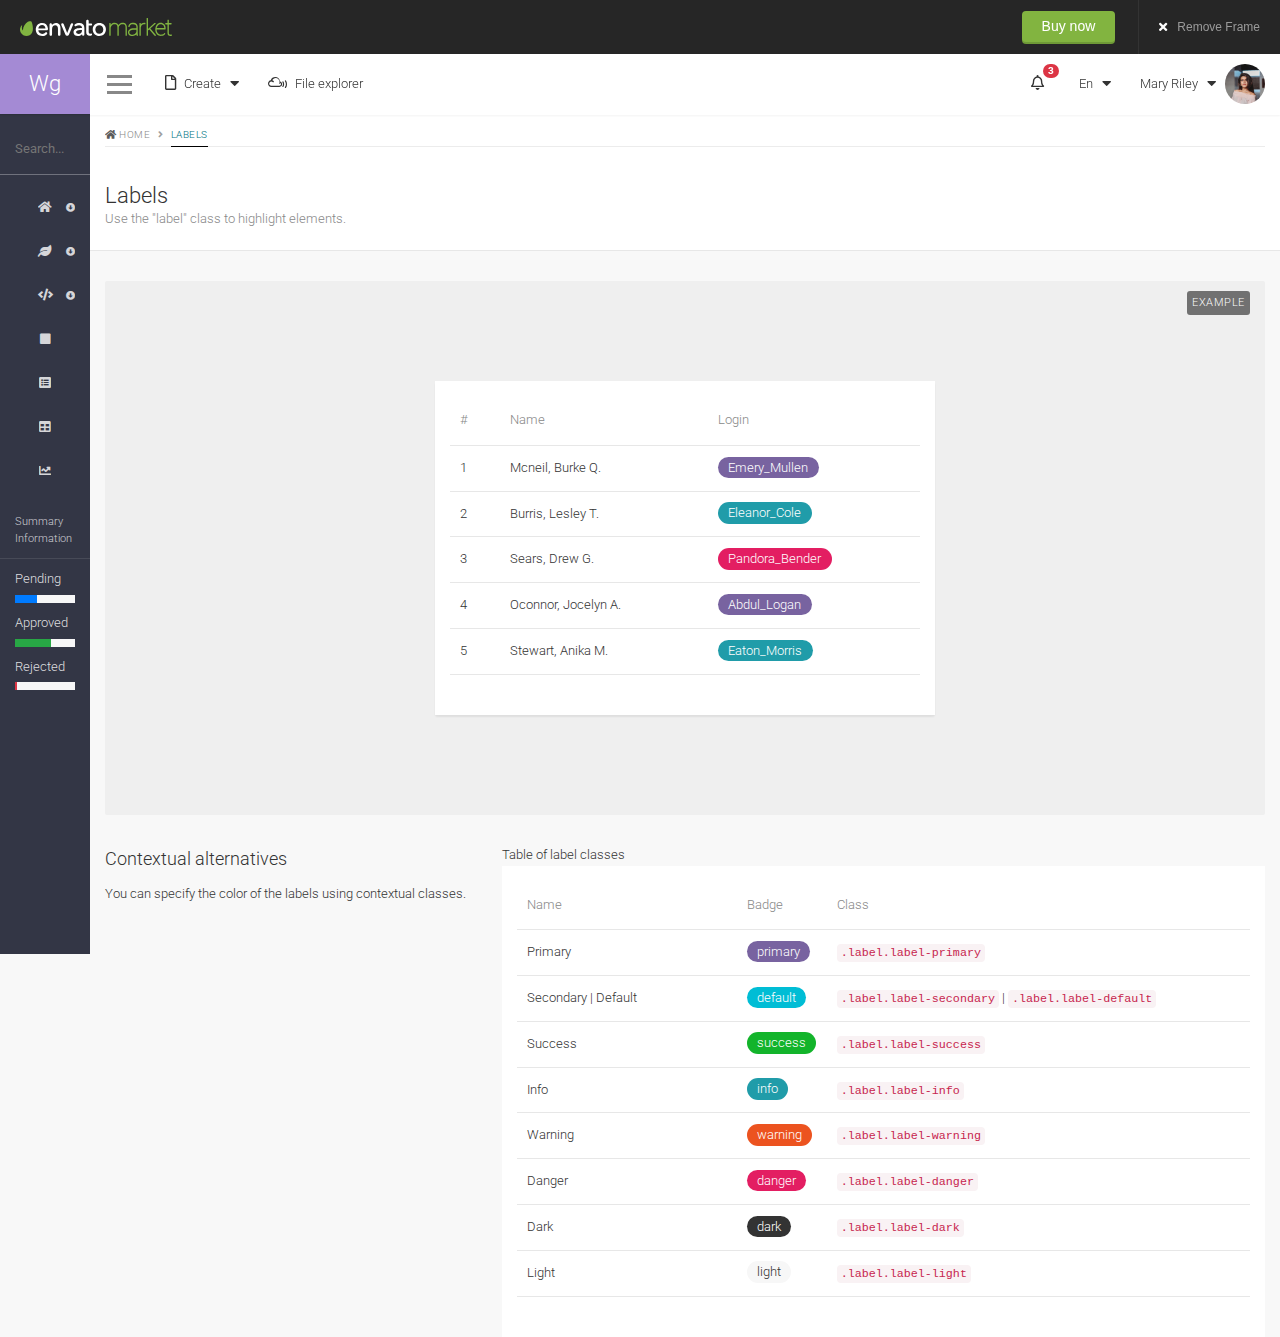
<file: 08.05-finalfront/labels.html>
<!DOCTYPE html>
<html lang="en">

<head>
    <meta charset="UTF-8">
    <meta http-equiv="X-UA-Compatible" content="IE=edge">
    <meta name="robots" content="noindex, follow">
    <meta name="viewport" content="width=device-width,initial-scale=1">
    <title>WgBoard - Responsive Admin/Dashboard Template Preview - ThemeForest</title>
    <link rel="stylesheet" type="text/css" href="css/bootstrap.min.css">
    <link rel="stylesheet" type="text/css" href="css/style.css">
    <link href="https://fonts.googleapis.com/css?family=Roboto:300,400,500,700" rel="stylesheet">
    <link href="https://fonts.googleapis.com/css?family=Inconsolata:400,700" rel="stylesheet">
    <link rel="stylesheet" href="https://use.fontawesome.com/releases/v5.0.8/css/all.css">
</head>
<body>

    <div class="topHeader" id="topHeader">
        <div class="envatoLogo">
            <a href="https://themeforest.net/item/wgboard-responsive-admindashboard-template/21730214">Envato Market</a>
        </div>

        <div class="rightPart">
            <div class="buyNow">
                <a class="buyButton" href="https://themeforest.net/item/wgboard-responsive-admindashboard-template/21730214">Buy now</a>
            </div>

            <div class="closeNow">
                <a href="#" onclick="closeTop()">
                    <i class="fas fa-times"></i><span>Remove Frame</span>
                </a>
            </div>
        </div>
    </div>

    


    <nav id="mainNav">

        <div class="topNav" id="topNav">

            <a class="wgBoard" id="wgBoard" href="#">
                <div id="wgBoardBig">
                    <span><strong>Wg</strong>Board</span>
                </div>
                <div id="wgBoardSmall">
                    <span>Wg</span>
                </div>
            </a>

            <div class="menuButton">
                <a href="javascript:void(0)" class="menuToggle" onclick="leftNavShow()">
                    <div>
                        <span></span>
                        <span></span>
                        <span></span>
                        <span></span>
                        <span></span>
                        <span></span>
                    </div>
                </a>
            </div>

            <div class="navigationTop">

                <ul class="navTop navTopLeft">
                    <li class="myDropdown">
                        <a href="javascript:void(0)" class="dropbtn" onclick="myDropdown('createDropdown', 'right')">
                            <i class="dropbtn far fa-file"></i>
                            <span class="dropbtn">Create</span>
                            <i class="dropbtn fas fa-caret-down"></i>
                        </a>
                        <ul class="myDropdownMenu dropdown-content" id="createDropdown">
                            <li><a href="#">Publication</a></li>
                            <li><a href="#">Project</a></li>
                            <li><a href="#">Task Item</a></li>
                        </ul>
                    </li>
                    <li>
                        <a href="#">
                            <i class="fab fa-mixcloud"></i>
                            <span>File explorer</span>
                        </a>
                    </li>
                </ul>

                <ul class="navTop navTopRight">
                    <li class="myDropdown">
                        <a href="javascript:void(0)" class="dropbtn" onclick="myDropdown('notifyDropdown', 'left')">
                            <i class="dropbtn far fa-bell"></i>
                            <span class="dropbtn badge badge-danger">3</span>
                        </a>
                        <ul class="myDropdownMenu dropdown-content" id="notifyDropdown">
                            <li class="titleLi">Notifications</li>
                            <li>
                                <a href="#" class="notification">
                                    <div class="notifAvatar">
                                        <img src="images/avatar3.jpg">
                                    </div>
                                    <div class="notifBody">
                                        <span class="notifName">Phillip Sandoval</span> liked your post
                                        <span class="notifTime">2 minutes ago</span>
                                        <span class="notifState"></span>
                                    </div>
                                </a>
                            </li>
                            <li>
                                <a href="#" class="notification">
                                    <div class="notifAvatar">
                                        <img src="images/avatar2.jpg">
                                    </div>
                                    <div class="notifBody">
                                        <span class="notifName">Mary Riley</span> delegated case
                                        <span class="notifTime">4 hours ago</span>
                                        <span class="notifState"></span>
                                    </div>
                                </a>
                            </li>
                            <li> 
                                <a href="#" class="notification">
                                    <div class="notifAvatar">
                                        <img src="images/avatar1.jpg">
                                    </div>
                                    <div class="notifBody">
                                        <span class="notifName">Debra Burton</span> commented your post
                                        <span class="notifTime">4 hours ago</span>
                                        <span class="notifState"></span>
                                    </div>
                                </a>
                            </li>
                            <li>
                                <a href="#" class="notification">
                                    <div class="notifAvatar">
                                        <img src="images/avatar4.jpg">
                                    </div>
                                    <div class="notifBody">
                                        <span class="notifName">Nathan Nelson</span> followed you
                                        <span class="notifTime">4 hours ago</span>
                                        <span class="notifState"></span>
                                    </div>
                                </a>
                            </li>
                            <li class="footerLi">
                                <a href="#">See all notifications</a>
                            </li>
                        </ul>
                    </li>
                    <li class="myDropdown">
                        <a href="javascript:void(0)" class="dropbtn" onclick="myDropdown('langDropdown', 'left')">
                            <span class="dropbtn">En</span>
                            <i class="dropbtn fas fa-caret-down"></i>
                        </a>
                        <ul class="myDropdownMenu dropdown-content" id="langDropdown">
                            <li>
                                <a href="#">English</a>
                            </li>
                            <li>
                                <a href="#">Deutsch</a>
                            </li>
                            <li>
                                <a href="#">France</a>
                            </li>
                        </ul>
                    </li>
                    <li class="myDropdown">
                        <a href="javascript:void(0)" class="dropbtn dropdownProfile" onclick="myDropdown('profileDropdown', 'left')">
                            <span class="dropbtn profName">Mary Riley</span>
                            <i class="dropbtn fas fa-caret-down"></i>
                            <div class="profAvatar">
                                <div class="profAvatarImg">
                                    <img class="dropbtn" src="images/avatar2.jpg">
                                </div>
                            </div>
                        </a>
                        <ul class="myDropdownMenu dropdown-content" id="profileDropdown">
                            <li>
                                <a href="#"><i class="far fa-user-circle"></i> Profile</a>
                            </li>
                            <li>
                                <a href="#"><i class="fas fa-tasks"></i> Tasks</a>
                            </li>
                            <li>
                                <a href="#"><i class="fas fa-sign-out-alt"></i> Sign Out</a>
                            </li>
                        </ul>
                    </li>
                </ul>
            </div>

        </div>

        <div class="leftNav" id="leftNav">
            <div class="leftNavContent">
                <div class="leftNavSearch">
                    <form class="leftNavSearchForm">
                        <input type="text" placeholder="Search..." class="leftNavSearchInput" onclick="searchIc()">
                        <div class="leftNavSearchInputDiv">
                            <button class="btn btn-default" type="button" id="searchIcon">
                                <i class="fas fa-search"></i>
                            </button>
                        </div>
                    </form>
                </div>
                <ul class="leftNavNav">
                    <li>
                        <a href="javascript:void(0)" class="leftNavItem leftNavDropdownTogle" onclick="myCollapse('dashboard')">
                            <i class="fas fa-home leftNavIcons"></i>
                            <span class="leftNavSpans">Dashboard</span>
                            <i class="fas fa-arrow-alt-circle-down leftNavIconsAfter"></i>
                        </a>
                        <ul class="myCollapse" id="dashboard">
                            <li>
                                <a href="index.html" class="leftNavItem">
                                    <i class="far fa-circle leftNavSpans"></i>
                                    <span class="leftNavSpans">Main layout</span>
                                </a>
                            </li>
                            <li>
                                <a href="shop.html" class="leftNavItem">
                                    <i class="far fa-circle leftNavSpans"></i>
                                    <span class="leftNavSpans">Online Shop</span>
                                </a>
                            </li>
                            <li>
                                <a href="blog.html" class="leftNavItem">
                                    <i class="far fa-circle leftNavSpans"></i>
                                    <span class="leftNavSpans">Blog Dashboard</span>
                                </a>
                            </li>
                        </ul>
                    </li>
                    <li>
                        <a href="javascript:void(0)" class="leftNavItem leftNavDropdownTogle" onclick="myCollapse('uiElements')">
                            <i class="fas fa-leaf leftNavIcons"></i>
                            <span class="leftNavSpans">UI elements</span>
                            <i class="fas fa-arrow-alt-circle-down leftNavIconsAfter"></i>
                        </a>
                        <ul class="myCollapse" id="uiElements">
                            <li>
                                <a href="badges.html" class="leftNavItem">
                                    <i class="far fa-circle leftNavSpans"></i>
                                    <span class="leftNavSpans">Badges</span>
                                </a>
                            </li>
                            <li>
                                <a href="labels.html" class="leftNavItem">
                                    <i class="far fa-circle leftNavSpans"></i>
                                    <span class="leftNavSpans">Labels</span>
                                </a>
                            </li>
                            <li>
                                <a href="listgroups.html" class="leftNavItem">
                                    <i class="far fa-circle leftNavSpans"></i>
                                    <span class="leftNavSpans">List groups</span>
                                </a>
                            </li>
                            <li>
                                <a href="pagination.html" class="leftNavItem">
                                    <i class="far fa-circle leftNavSpans"></i>
                                    <span class="leftNavSpans">Pagination</span>
                                </a>
                            </li>
                            <li>
                                <a href="panels.html" class="leftNavItem">
                                    <i class="far fa-circle leftNavSpans"></i>
                                    <span class="leftNavSpans">Panels</span>
                                </a>
                            </li>
                            <li>
                                <a href="progressbars.html" class="leftNavItem">
                                    <i class="far fa-circle leftNavSpans"></i>
                                    <span class="leftNavSpans">Progress bars</span>
                                </a>
                            </li>
                        </ul>
                    </li>
                    <li>
                        <a href="javascript:void(0)" class="leftNavItem leftNavDropdownTogle" onclick="myCollapse('components')">
                            <i class="fas fa-code leftNavIcons"></i>
                            <span class="leftNavSpans">Components</span>
                            <i class="fas fa-arrow-alt-circle-down leftNavIconsAfter"></i>
                        </a>
                        <ul class="myCollapse" id="components">
                            <li>
                                <a href="alerts.html" class="leftNavItem">
                                    <i class="far fa-circle leftNavSpans"></i>
                                    <span class="leftNavSpans">Alerts</span>
                                </a>
                            </li>
                            <li>
                                <a href="tooltips.html" class="leftNavItem">
                                    <i class="far fa-circle leftNavSpans"></i>
                                    <span class="leftNavSpans">Tooltips</span>
                                </a>
                            </li>
                            <li>
                                <a href="popovers.html" class="leftNavItem">
                                    <i class="far fa-circle leftNavSpans"></i>
                                    <span class="leftNavSpans">Popovers</span>
                                </a>
                            </li>
                            <li>
                                <a href="modals.html" class="leftNavItem">
                                    <i class="far fa-circle leftNavSpans"></i>
                                    <span class="leftNavSpans">Modals</span>
                                </a>
                            </li>
                        </ul>
                    </li>
                    <li>
                        <a href="buttons.html" class="leftNavItem leftNavDropdownTogle">
                            <i class="fas fa-square leftNavIcons"></i>
                            <span class="leftNavSpans">Buttons</span>
                        </a>
                    </li>
                    <li>
                        <a href="forms.html" class="leftNavItem leftNavDropdownTogle">
                            <i class="fas fa-list-alt leftNavIcons"></i>
                            <span class="leftNavSpans">Forms</span>
                        </a>
                    </li>
                    <li>
                        <a href="tables.html" class="leftNavItem leftNavDropdownTogle">
                            <i class="fas fa-table leftNavIcons"></i>
                            <span class="leftNavSpans">Tables</span>
                        </a>
                    </li>
                    <li>
                        <a href="charts.html" class="leftNavItem leftNavDropdownTogle">
                            <i class="fas fa-chart-line leftNavIcons"></i>
                            <span class="leftNavSpans">Charts</span>
                            <span class="badge badge-danger leftNavSpans">New</span>
                        </a>
                    </li>
                </ul>
                <div class="leftNavTitle">
                    Summary Information
                </div>
                <div class="leftNavSummary">
                    <div class="leftNavSummaryItem">
                        <div class="leftNavSummaryTitle">
                            Pending
                            <span class="leftNavSummaryValue">37%</span>
                        </div>
                        <div class="progress">
                            <div class="progress-bar bg-primary" role="progressbar" aria-valuenow="37" aria-valuemin="0" aria-valuemax="100" style="width: 36%;">
                            </div>
                        </div>
                    </div>
                    <div class="leftNavSummaryItem">
                        <div class="leftNavSummaryTitle">
                            Approved
                            <span class="leftNavSummaryValue">60%</span>
                        </div>
                        <div class="progress">
                            <div class="progress-bar bg-success" role="progressbar" aria-valuenow="60" aria-valuemin="0" aria-valuemax="100" style="width: 60%;">
                            </div>
                        </div>
                    </div>
                    <div class="leftNavSummaryItem">
                        <div class="leftNavSummaryTitle">
                            Rejected
                            <span class="leftNavSummaryValue">3%</span>
                        </div>
                        <div class="progress">
                            <div class="progress-bar bg-danger" role="progressbar" aria-valuenow="3" aria-valuemin="0" aria-valuemax="100" style="width: 3%;">
                            </div>
                        </div>
                    </div>
                </div>
            </div>
        </div>
    </div>

</nav>

<main class="myContainer" id="mainContainer">

    <header class="mainHeader">
        <div class="headerContainer">
            <div class="row">
                <div class="col-12">
                    <ol class="myBreadcrumb">
                        <li>
                            <i class="fas fa-home"></i>
                            <a href="#">Home</a>
                        </li>
                        <li class="active">
                            <i class="fas fa-angle-right"></i>
                            <a href="#">Labels</a>
                        </li>
                    </ol>
                    <div class="pageHeader">
                        <h1>Labels</h1>
                        <h2>Use the "label" class to highlight elements.</h2>
                    </div>
                </div>
            </div>
        </div>
    </header>

    <div class="mainBody">
        <div class="row">
            <div class="col-12">
                <div class="demo demoLabel">
                    <div class="demoLayout">
                        <div class="demoBody">
                           <table class="myTable table1">
                                <thead>
                                    <tr>
                                        <th>#</th>
                                        <th>Name</th>
                                        <th>Login</th>
                                    </tr>
                                </thead>
                                <tbody>
                                    <tr>
                                        <td>1</td>
                                        <td>Mcneil, Burke Q.</td>
                                        <td>
                                            <span class="primary">  Emery_Mullen</span>
                                        </td>
                                    </tr>
                                    <tr>
                                        <td>2</td>
                                        <td>Burris, Lesley T.</td>
                                        <td>
                                            <span class="info">Eleanor_Cole</span>
                                        </td>
                                    </tr>
                                    <tr>
                                        <td>3</td>
                                        <td>Sears, Drew G.</td>
                                        <td>
                                            <span class="danger">Pandora_Bender</span>
                                        </td>
                                    </tr>
                                    <tr>
                                        <td>4</td>
                                        <td>Oconnor, Jocelyn A.</td>
                                        <td>
                                            <span class="primary">Abdul_Logan</span>
                                        </td>
                                    </tr>
                                    <tr>
                                        <td>5</td>
                                        <td>Stewart, Anika M.</td>
                                        <td>
                                            <span class="info">Eaton_Morris</span>
                                        </td>
                                    </tr>
                                </tbody>
                            </table>
                        </div>
                    </div>
                </div>
            </div>
        </div>
        <div class="row">
            <div class="col-12 col-md-6 col-lg-4">
                <div class="demoHeader">
                    <div class="demoTitle">
                        Contextual alternatives
                    </div>
                    <div class="demoText">
                        You can specify the color of the labels using contextual classes.
                    </div>
                </div>
            </div>
            <div class="col-12 col-md-6 col-lg-8">
                <div class="demoContent demoLabel">
                    <div>
                        Table of label classes
                    </div>
                    <div class="demoBody">
                        <table class="myTable table2">
                            <thead>
                                <tr>
                                    <th>Name</th>
                                    <th>Badge</th>
                                    <th>Class</th>
                                </tr>
                            </thead>
                            <tbody>
                                <tr>
                                    <td>Primary</td>
                                    <td>
                                        <span class="btnPrimary">primary</span>
                                    </td>
                                    <td><code>.label.label-primary</code></td>
                                </tr>
                                <tr>
                                    <td>Secondary | Default</td>
                                    <td>
                                        <span class="btnDefault">default</span>
                                    </td>
                                    <td><code>.label.label-secondary</code> | <code>.label.label-default</code></td>
                                </tr>
                                <tr>
                                    <td>Success</td>
                                    <td>
                                        <span class="btnSuccess">success</span>
                                    </td>
                                    <td><code>.label.label-success</code></td>
                                </tr>
                                <tr>
                                    <td>Info</td>
                                    <td>
                                        <span class="btnInfo">info</span>
                                    </td>
                                    <td><code>.label.label-info</code></td>
                                </tr>
                                <tr>
                                    <td>Warning</td>
                                    <td>
                                        <span class="btnWarning">warning</span>
                                    </td>
                                    <td><code>.label.label-warning</code></td>
                                </tr>
                                <tr>
                                    <td>Danger</td>
                                    <td>
                                        <span class="btnDanger">danger</span>
                                    </td>
                                    <td><code>.label.label-danger</code></td>
                                </tr>
                                <tr>
                                    <td>Dark</td>
                                    <td> 
                                        <span class="btnDark">dark</span>
                                    </td>
                                    <td><code>.label.label-dark</code></td>
                                </tr>
                                <tr>
                                    <td>Light</td>
                                    <td>
                                        <span class="btnLight">light</span>
                                    </td>
                                    <td><code>.label.label-light</code></td>
                                </tr>
                            </tbody>
                        </table>
                    </div>
                </div>
            </div>
        </div>
    </div>

</main>






<script type="text/javascript" src="js/jquery-3.3.1.min.js"></script>
<script src="js/bootstrap.bundle.min.js"></script>
<script src="js/bootstrap.min.js"></script>
<script type="text/javascript" src="js/main.js"></script>
</body>
</html>
</file>
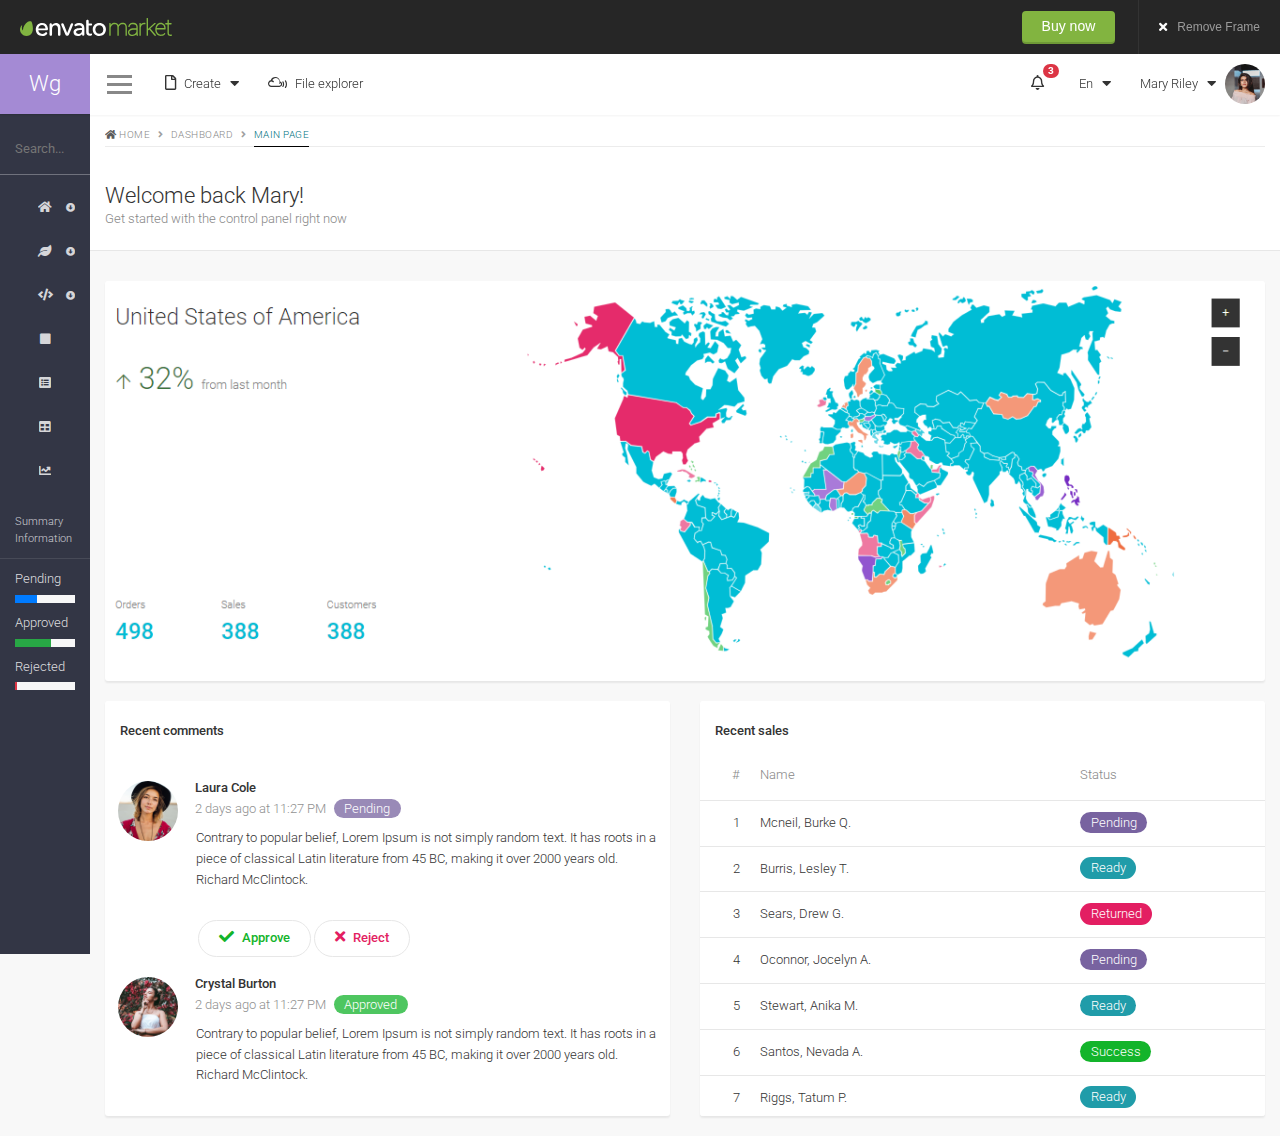
<file: 08.05-finalfront/shop.html>
<!DOCTYPE html>
<html lang="en">

<head>
    <meta charset="UTF-8">
    <meta http-equiv="X-UA-Compatible" content="IE=edge">
    <meta name="robots" content="noindex, follow">
    <meta name="viewport" content="width=device-width,initial-scale=1">
    <title>WgBoard - Responsive Admin/Dashboard Template Preview - ThemeForest</title>
    <link rel="stylesheet" type="text/css" href="css/bootstrap.min.css">
    <link rel="stylesheet" type="text/css" href="css/style.css">
    <link href="https://fonts.googleapis.com/css?family=Roboto:300,400,500,700" rel="stylesheet">
    <link rel="stylesheet" href="https://use.fontawesome.com/releases/v5.0.8/css/all.css">
</head>
<body>

    <div class="topHeader" id="topHeader">
        <div class="envatoLogo">
            <a href="https://themeforest.net/item/wgboard-responsive-admindashboard-template/21730214">Envato Market</a>
        </div>

        <div class="rightPart">
            <div class="buyNow">
                <a class="buyButton" href="https://themeforest.net/item/wgboard-responsive-admindashboard-template/21730214">Buy now</a>
            </div>

            <div class="closeNow">
                <a href="#" onclick="closeTop()">
                    <i class="fas fa-times"></i><span>Remove Frame</span>
                </a>
            </div>
        </div>
    </div>

    


    <nav id="mainNav">

        <div class="topNav" id="topNav">

            <a class="wgBoard" id="wgBoard" href="#">
                <div id="wgBoardBig">
                    <span><strong>Wg</strong>Board</span>
                </div>
                <div id="wgBoardSmall">
                    <span>Wg</span>
                </div>
            </a>

            <div class="menuButton">
                <a href="javascript:void(0)" class="menuToggle" onclick="leftNavShow()">
                    <div>
                        <span></span>
                        <span></span>
                        <span></span>
                        <span></span>
                        <span></span>
                        <span></span>
                    </div>
                </a>
            </div>

            <div class="navigationTop">

                <ul class="navTop navTopLeft">
                    <li class="myDropdown">
                        <a href="javascript:void(0)" class="dropbtn" onclick="myDropdown('createDropdown', 'right')">
                            <i class="dropbtn far fa-file"></i>
                            <span class="dropbtn">Create</span>
                            <i class="dropbtn fas fa-caret-down"></i>
                        </a>
                        <ul class="myDropdownMenu dropdown-content" id="createDropdown">
                            <li><a href="#">Publication</a></li>
                            <li><a href="#">Project</a></li>
                            <li><a href="#">Task Item</a></li>
                        </ul>
                    </li>
                    <li>
                        <a href="#">
                            <i class="fab fa-mixcloud"></i>
                            <span>File explorer</span>
                        </a>
                    </li>
                </ul>

                <ul class="navTop navTopRight">
                    <li class="myDropdown">
                        <a href="javascript:void(0)" class="dropbtn" onclick="myDropdown('notifyDropdown', 'left')">
                            <i class="dropbtn far fa-bell"></i>
                            <span class="dropbtn badge badge-danger">3</span>
                        </a>
                        <ul class="myDropdownMenu dropdown-content" id="notifyDropdown">
                            <li class="titleLi">Notifications</li>
                            <li>
                                <a href="#" class="notification">
                                    <div class="notifAvatar">
                                        <img src="images/avatar3.jpg">
                                    </div>
                                    <div class="notifBody">
                                        <span class="notifName">Phillip Sandoval</span> liked your post
                                        <span class="notifTime">2 minutes ago</span>
                                        <span class="notifState"></span>
                                    </div>
                                </a>
                            </li>
                            <li>
                                <a href="#" class="notification">
                                    <div class="notifAvatar">
                                        <img src="images/avatar2.jpg">
                                    </div>
                                    <div class="notifBody">
                                        <span class="notifName">Mary Riley</span> delegated case
                                        <span class="notifTime">4 hours ago</span>
                                        <span class="notifState"></span>
                                    </div>
                                </a>
                            </li>
                            <li> 
                                <a href="#" class="notification">
                                    <div class="notifAvatar">
                                        <img src="images/avatar1.jpg">
                                    </div>
                                    <div class="notifBody">
                                        <span class="notifName">Debra Burton</span> commented your post
                                        <span class="notifTime">4 hours ago</span>
                                        <span class="notifState"></span>
                                    </div>
                                </a>
                            </li>
                            <li>
                                <a href="#" class="notification">
                                    <div class="notifAvatar">
                                        <img src="images/avatar4.jpg">
                                    </div>
                                    <div class="notifBody">
                                        <span class="notifName">Nathan Nelson</span> followed you
                                        <span class="notifTime">4 hours ago</span>
                                        <span class="notifState"></span>
                                    </div>
                                </a>
                            </li>
                            <li class="footerLi">
                                <a href="#">See all notifications</a>
                            </li>
                        </ul>
                    </li>
                    <li class="myDropdown">
                        <a href="javascript:void(0)" class="dropbtn" onclick="myDropdown('langDropdown', 'left')">
                            <span class="dropbtn">En</span>
                            <i class="dropbtn fas fa-caret-down"></i>
                        </a>
                        <ul class="myDropdownMenu dropdown-content" id="langDropdown">
                            <li>
                                <a href="#">English</a>
                            </li>
                            <li>
                                <a href="#">Deutsch</a>
                            </li>
                            <li>
                                <a href="#">France</a>
                            </li>
                        </ul>
                    </li>
                    <li class="myDropdown">
                        <a href="javascript:void(0)" class="dropbtn dropdownProfile" onclick="myDropdown('profileDropdown', 'left')">
                            <span class="dropbtn profName">Mary Riley</span>
                            <i class="dropbtn fas fa-caret-down"></i>
                            <div class="profAvatar">
                                <div class="profAvatarImg">
                                    <img class="dropbtn" src="images/avatar2.jpg">
                                </div>
                            </div>
                        </a>
                        <ul class="myDropdownMenu dropdown-content" id="profileDropdown">
                            <li>
                                <a href="#"><i class="far fa-user-circle"></i> Profile</a>
                            </li>
                            <li>
                                <a href="#"><i class="fas fa-tasks"></i> Tasks</a>
                            </li>
                            <li>
                                <a href="#"><i class="fas fa-sign-out-alt"></i> Sign Out</a>
                            </li>
                        </ul>
                    </li>
                </ul>
            </div>

        </div>

        <div class="leftNav" id="leftNav">
            <div class="leftNavContent">
                <div class="leftNavSearch">
                    <form class="leftNavSearchForm">
                        <input type="text" placeholder="Search..." class="leftNavSearchInput" onclick="searchIc()">
                        <div class="leftNavSearchInputDiv">
                            <button class="btn btn-default" type="button" id="searchIcon">
                                <i class="fas fa-search"></i>
                            </button>
                        </div>
                    </form>
                </div>
                <ul class="leftNavNav">
                    <li>
                        <a href="javascript:void(0)" class="leftNavItem leftNavDropdownTogle" onclick="myCollapse('dashboard')">
                            <i class="fas fa-home leftNavIcons"></i>
                            <span class="leftNavSpans">Dashboard</span>
                            <i class="fas fa-arrow-alt-circle-down leftNavIconsAfter"></i>
                        </a>
                        <ul class="myCollapse" id="dashboard">
                            <li>
                                <a href="index.html" class="leftNavItem">
                                    <i class="far fa-circle leftNavSpans"></i>
                                    <span class="leftNavSpans">Main layout</span>
                                </a>
                            </li>
                            <li>
                                <a href="shop.html" class="leftNavItem">
                                    <i class="far fa-circle leftNavSpans"></i>
                                    <span class="leftNavSpans">Online Shop</span>
                                </a>
                            </li>
                            <li>
                                <a href="blog.html" class="leftNavItem">
                                    <i class="far fa-circle leftNavSpans"></i>
                                    <span class="leftNavSpans">Blog Dashboard</span>
                                </a>
                            </li>
                        </ul>
                    </li>
                    <li>
                        <a href="javascript:void(0)" class="leftNavItem leftNavDropdownTogle" onclick="myCollapse('uiElements')">
                            <i class="fas fa-leaf leftNavIcons"></i>
                            <span class="leftNavSpans">UI elements</span>
                            <i class="fas fa-arrow-alt-circle-down leftNavIconsAfter"></i>
                        </a>
                        <ul class="myCollapse" id="uiElements">
                            <li>
                                <a href="badges.html" class="leftNavItem">
                                    <i class="far fa-circle leftNavSpans"></i>
                                    <span class="leftNavSpans">Badges</span>
                                </a>
                            </li>
                            <li>
                                <a href="labels.html" class="leftNavItem">
                                    <i class="far fa-circle leftNavSpans"></i>
                                    <span class="leftNavSpans">Labels</span>
                                </a>
                            </li>
                            <li>
                                <a href="listgroups.html" class="leftNavItem">
                                    <i class="far fa-circle leftNavSpans"></i>
                                    <span class="leftNavSpans">List groups</span>
                                </a>
                            </li>
                            <li>
                                <a href="pagination.html" class="leftNavItem">
                                    <i class="far fa-circle leftNavSpans"></i>
                                    <span class="leftNavSpans">Pagination</span>
                                </a>
                            </li>
                            <li>
                                <a href="panels.html" class="leftNavItem">
                                    <i class="far fa-circle leftNavSpans"></i>
                                    <span class="leftNavSpans">Panels</span>
                                </a>
                            </li>
                            <li>
                                <a href="progressbars.html" class="leftNavItem">
                                    <i class="far fa-circle leftNavSpans"></i>
                                    <span class="leftNavSpans">Progress bars</span>
                                </a>
                            </li>
                        </ul>
                    </li>
                    <li>
                        <a href="javascript:void(0)" class="leftNavItem leftNavDropdownTogle" onclick="myCollapse('components')">
                            <i class="fas fa-code leftNavIcons"></i>
                            <span class="leftNavSpans">Components</span>
                            <i class="fas fa-arrow-alt-circle-down leftNavIconsAfter"></i>
                        </a>
                        <ul class="myCollapse" id="components">
                            <li>
                                <a href="alerts.html" class="leftNavItem">
                                    <i class="far fa-circle leftNavSpans"></i>
                                    <span class="leftNavSpans">Alerts</span>
                                </a>
                            </li>
                            <li>
                                <a href="tooltips.html" class="leftNavItem">
                                    <i class="far fa-circle leftNavSpans"></i>
                                    <span class="leftNavSpans">Tooltips</span>
                                </a>
                            </li>
                            <li>
                                <a href="popovers.html" class="leftNavItem">
                                    <i class="far fa-circle leftNavSpans"></i>
                                    <span class="leftNavSpans">Popovers</span>
                                </a>
                            </li>
                            <li>
                                <a href="modals.html" class="leftNavItem">
                                    <i class="far fa-circle leftNavSpans"></i>
                                    <span class="leftNavSpans">Modals</span>
                                </a>
                            </li>
                        </ul>
                    </li>
                    <li>
                        <a href="buttons.html" class="leftNavItem leftNavDropdownTogle">
                            <i class="fas fa-square leftNavIcons"></i>
                            <span class="leftNavSpans">Buttons</span>
                        </a>
                    </li>
                    <li>
                        <a href="forms.html" class="leftNavItem leftNavDropdownTogle">
                            <i class="fas fa-list-alt leftNavIcons"></i>
                            <span class="leftNavSpans">Forms</span>
                        </a>
                    </li>
                    <li>
                        <a href="tables.html" class="leftNavItem leftNavDropdownTogle">
                            <i class="fas fa-table leftNavIcons"></i>
                            <span class="leftNavSpans">Tables</span>
                        </a>
                    </li>
                    <li>
                        <a href="charts.html" class="leftNavItem leftNavDropdownTogle">
                            <i class="fas fa-chart-line leftNavIcons"></i>
                            <span class="leftNavSpans">Charts</span>
                            <span class="badge badge-danger leftNavSpans">New</span>
                        </a>
                    </li>
                </ul>
                <div class="leftNavTitle">
                    Summary Information
                </div>
                <div class="leftNavSummary">
                    <div class="leftNavSummaryItem">
                        <div class="leftNavSummaryTitle">
                            Pending
                            <span class="leftNavSummaryValue">37%</span>
                        </div>
                        <div class="progress">
                            <div class="progress-bar bg-primary" role="progressbar" aria-valuenow="37" aria-valuemin="0" aria-valuemax="100" style="width: 36%;">
                            </div>
                        </div>
                    </div>
                    <div class="leftNavSummaryItem">
                        <div class="leftNavSummaryTitle">
                            Approved
                            <span class="leftNavSummaryValue">60%</span>
                        </div>
                        <div class="progress">
                            <div class="progress-bar bg-success" role="progressbar" aria-valuenow="60" aria-valuemin="0" aria-valuemax="100" style="width: 60%;">
                            </div>
                        </div>
                    </div>
                    <div class="leftNavSummaryItem">
                        <div class="leftNavSummaryTitle">
                            Rejected
                            <span class="leftNavSummaryValue">3%</span>
                        </div>
                        <div class="progress">
                            <div class="progress-bar bg-danger" role="progressbar" aria-valuenow="3" aria-valuemin="0" aria-valuemax="100" style="width: 3%;">
                            </div>
                        </div>
                    </div>
                </div>
            </div>
        </div>
    </div>

</nav>

<main class="myContainer" id="mainContainer">

    <header class="mainHeader">
        <div class="headerContainer">
            <div class="row">
                <div class="col-12">
                    <ol class="myBreadcrumb">
                        <li>
                            <i class="fas fa-home"></i>
                            <a href="#">Home</a>
                        </li>
                        <li>
                            <i class="fas fa-angle-right"></i>
                            <a href="#">Dashboard</a>
                        </li>
                        <li class="active">
                            <i class="fas fa-angle-right"></i>
                            <a href="#">Main Page</a>
                        </li>
                    </ol>
                    <div class="pageHeader">
                        <h1>Welcome back Mary!</h1>
                        <h2>Get started with the control panel right now</h2>
                    </div>
                </div>
            </div>
        </div>
    </header>

    <div class="mainBody">
        <div class="row">
            <div class="col-12">
                <div class="widget projectFeed widgetRegion">
                    <div class="widgetLayout">
                        <img id="map" src="images/map.png">
                        <img id="minimap" src="images/minimap.png">
                    </div>
                </div>
            </div>
        </div>
        <div class="row">
            <div class="col-12 col-md-6">
                <div class="widget projectFeed widgetComments shop">
                    <div class="widgetLayout">
                        <div class="widgetHeading">
                            <div class="widgetTitle">Recent comments</div>
                        </div>
                        <div class="widgetBody">
                            <ul class="widgetComment">
                                <li class="widgetCommentItem">
                                    <div class="commentAvatar">
                                        <img src="images/avatar-s-1.jpg">
                                    </div>
                                    <div class="widgetCommentHeading">
                                        <div class="widgetCommentHeadingName">
                                            Laura Cole
                                        </div>
                                        <div class="widgetItemStatus widgetCommentHeadingData">
                                            2 days ago at 11:27 PM
                                            <span>Pending</span>
                                        </div>
                                    </div>
                                    <div class="widgetItemCommentText">
                                            Contrary to popular belief, Lorem Ipsum is not simply random text. It has roots in a piece of classical Latin literature from 45 BC, making it over 2000 years old. Richard McClintock.
                                    </div>
                                    <div class="widgetItemCommentButtons">
                                        <button>
                                            <i class="fas fa-check"></i>
                                            <span>Approve</span>
                                        </button>
                                        <button class="reject">
                                            <i class="fas fa-times"></i>
                                            <span>Reject</span>
                                        </button>
                                    </div>
                                </li>
                                <li class="widgetCommentItem">
                                    <div class="commentAvatar">
                                        <img src="images/avatar-s-2.jpg">
                                    </div>
                                    <div class="widgetCommentHeading">
                                        <div class="widgetCommentHeadingName">
                                            Crystal Burton
                                        </div>
                                        <div class="widgetItemStatus widgetCommentHeadingData approved">
                                            2 days ago at 11:27 PM
                                            <span>Approved</span>
                                        </div>
                                    </div>
                                    <div class="widgetItemCommentText">
                                            Contrary to popular belief, Lorem Ipsum is not simply random text. It has roots in a piece of classical Latin literature from 45 BC, making it over 2000 years old. Richard McClintock.
                                    </div>
                                </li>
                            </ul>
                        </div>
                    </div>
                </div>
            </div>
            <div class="col-12 col-md-6">
                <div class="widget projectFeed">
                    <div class="widgetLayout">
                        <div class="widgetHeading">
                            <div class="widgetTitle">
                                Recent sales
                            </div>
                        </div>
                        <div class="widgetBody">
                            <table class="widgetSales">
                                <thead>
                                    <tr>
                                        <th>#</th>
                                        <th>Name</th>
                                        <th>Status</th>
                                    </tr>
                                </thead>
                                <tbody>
                                    <tr>
                                        <td>1</td>
                                        <td>Mcneil, Burke Q.</td>
                                        <td>
                                            <span class="primary">Pending</span>
                                        </td>
                                    </tr>
                                    <tr>
                                        <td>2</td>
                                        <td>Burris, Lesley T.</td>
                                        <td>
                                            <span class="info">Ready</span>
                                        </td>
                                    </tr>
                                    <tr>
                                        <td>3</td>
                                        <td>Sears, Drew G.</td>
                                        <td>
                                            <span class="danger">Returned</span>
                                        </td>
                                    </tr>
                                    <tr>
                                        <td>4</td>
                                        <td>Oconnor, Jocelyn A.</td>
                                        <td>
                                            <span class="primary">Pending</span>
                                        </td>
                                    </tr>
                                    <tr>
                                        <td>5</td>
                                        <td>Stewart, Anika M.</td>
                                        <td>
                                            <span class="info">Ready</span>
                                        </td>
                                    </tr>
                                    <tr>
                                        <td>6</td>
                                        <td>Santos, Nevada A.</td>
                                        <td>
                                            <span class="success">Success</span>
                                        </td>
                                    </tr>
                                    <tr>
                                        <td>7</td>
                                        <td>Riggs, Tatum P.</td>
                                        <td>
                                            <span class="info">Ready</span>
                                        </td>
                                    </tr>
                                    <tr>
                                        <td>8</td>
                                        <td>Knight, Lucian D.</td>
                                        <td>
                                            <span class="success">Success</span>
                                        </td>
                                    </tr>
                                    <tr>
                                        <td>9</td>
                                        <td>Hoover, Igor R. Anika M.</td>
                                        <td>
                                            <span class="info">Ready</span>
                                        </td>
                                    </tr>
                                    <tr>
                                        <td>10</td>
                                        <td>Berger, Savannah L.</td>
                                        <td>
                                            <span class="info">Ready</span>
                                        </td>
                                    </tr>
                                </tbody>
                            </table>
                        </div>
                    </div>
                </div>
            </div>
        </div>
    </div>

</main>






<script type="text/javascript" src="js/jquery-3.3.1.min.js"></script>
<script src="js/bootstrap.bundle.min.js"></script>
<script src="js/bootstrap.min.js"></script>
<script type="text/javascript" src="js/main.js"></script>
</body>
</html>
</file>
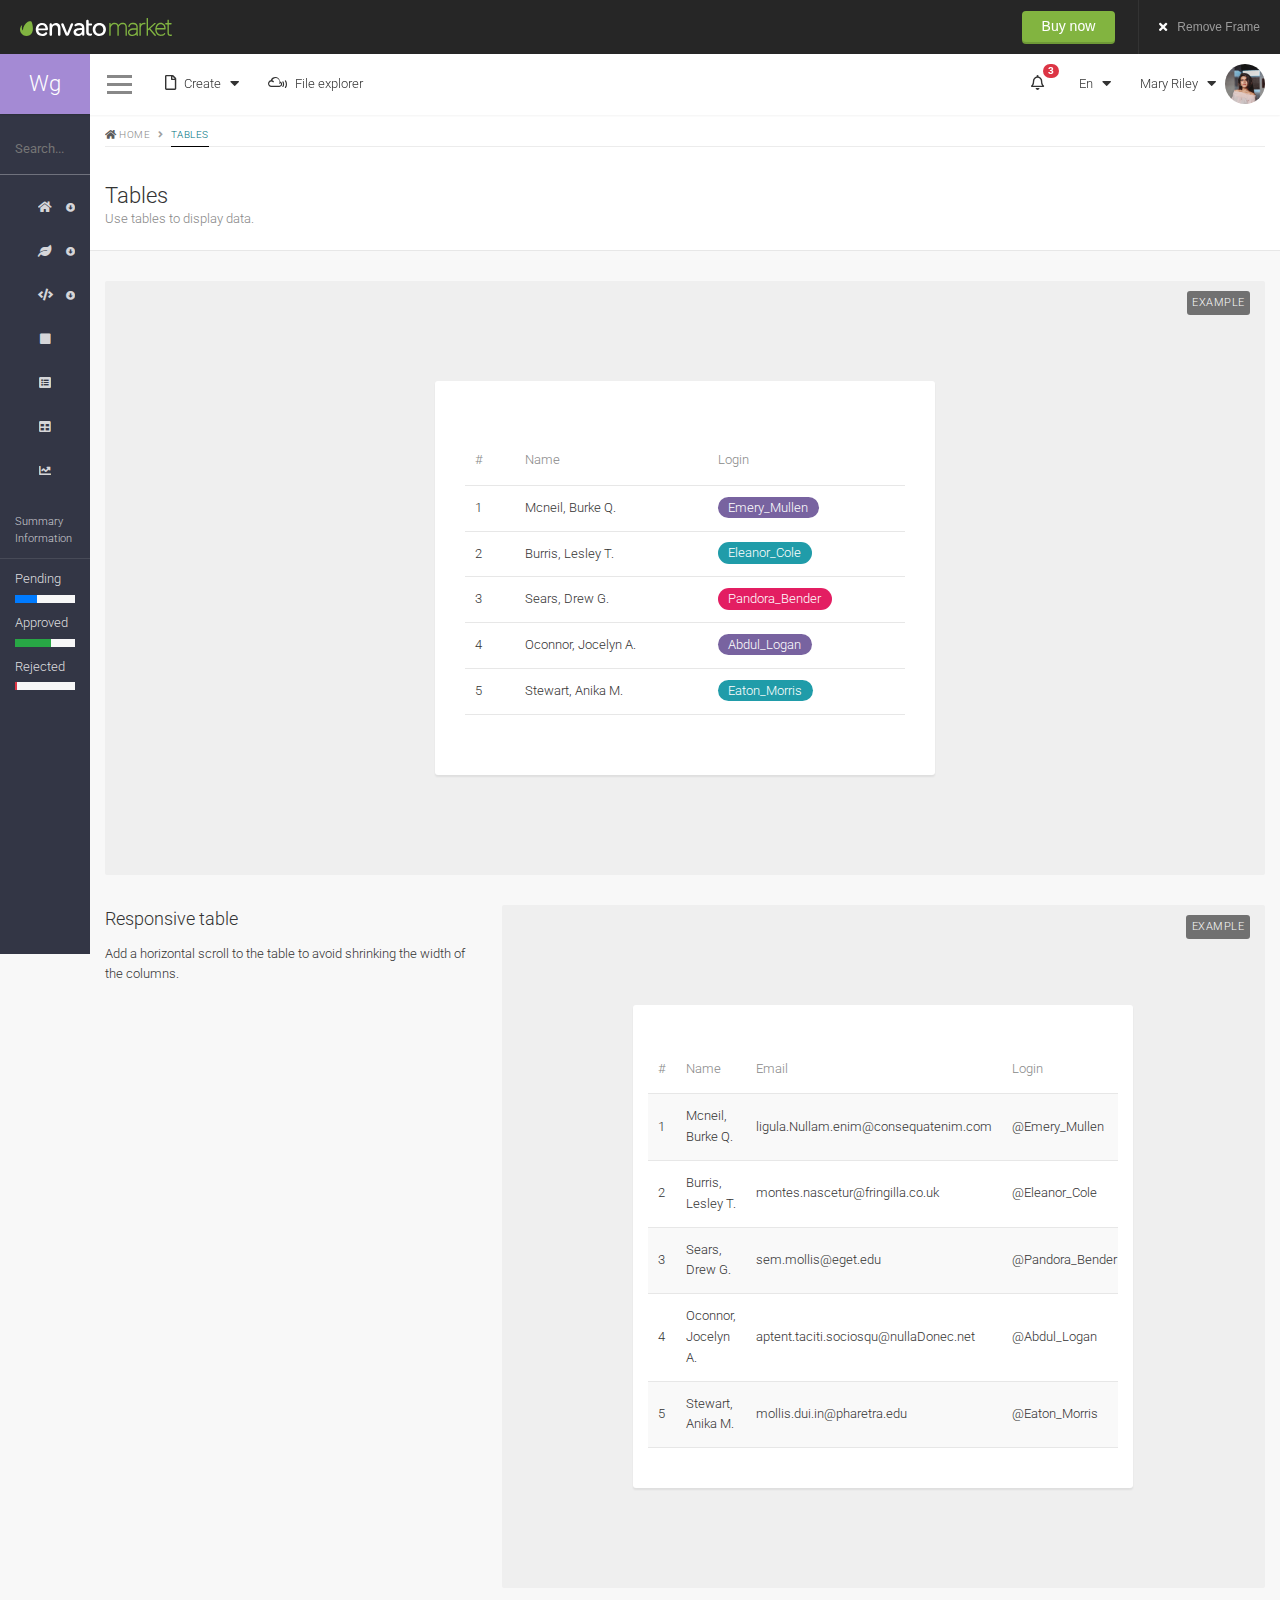
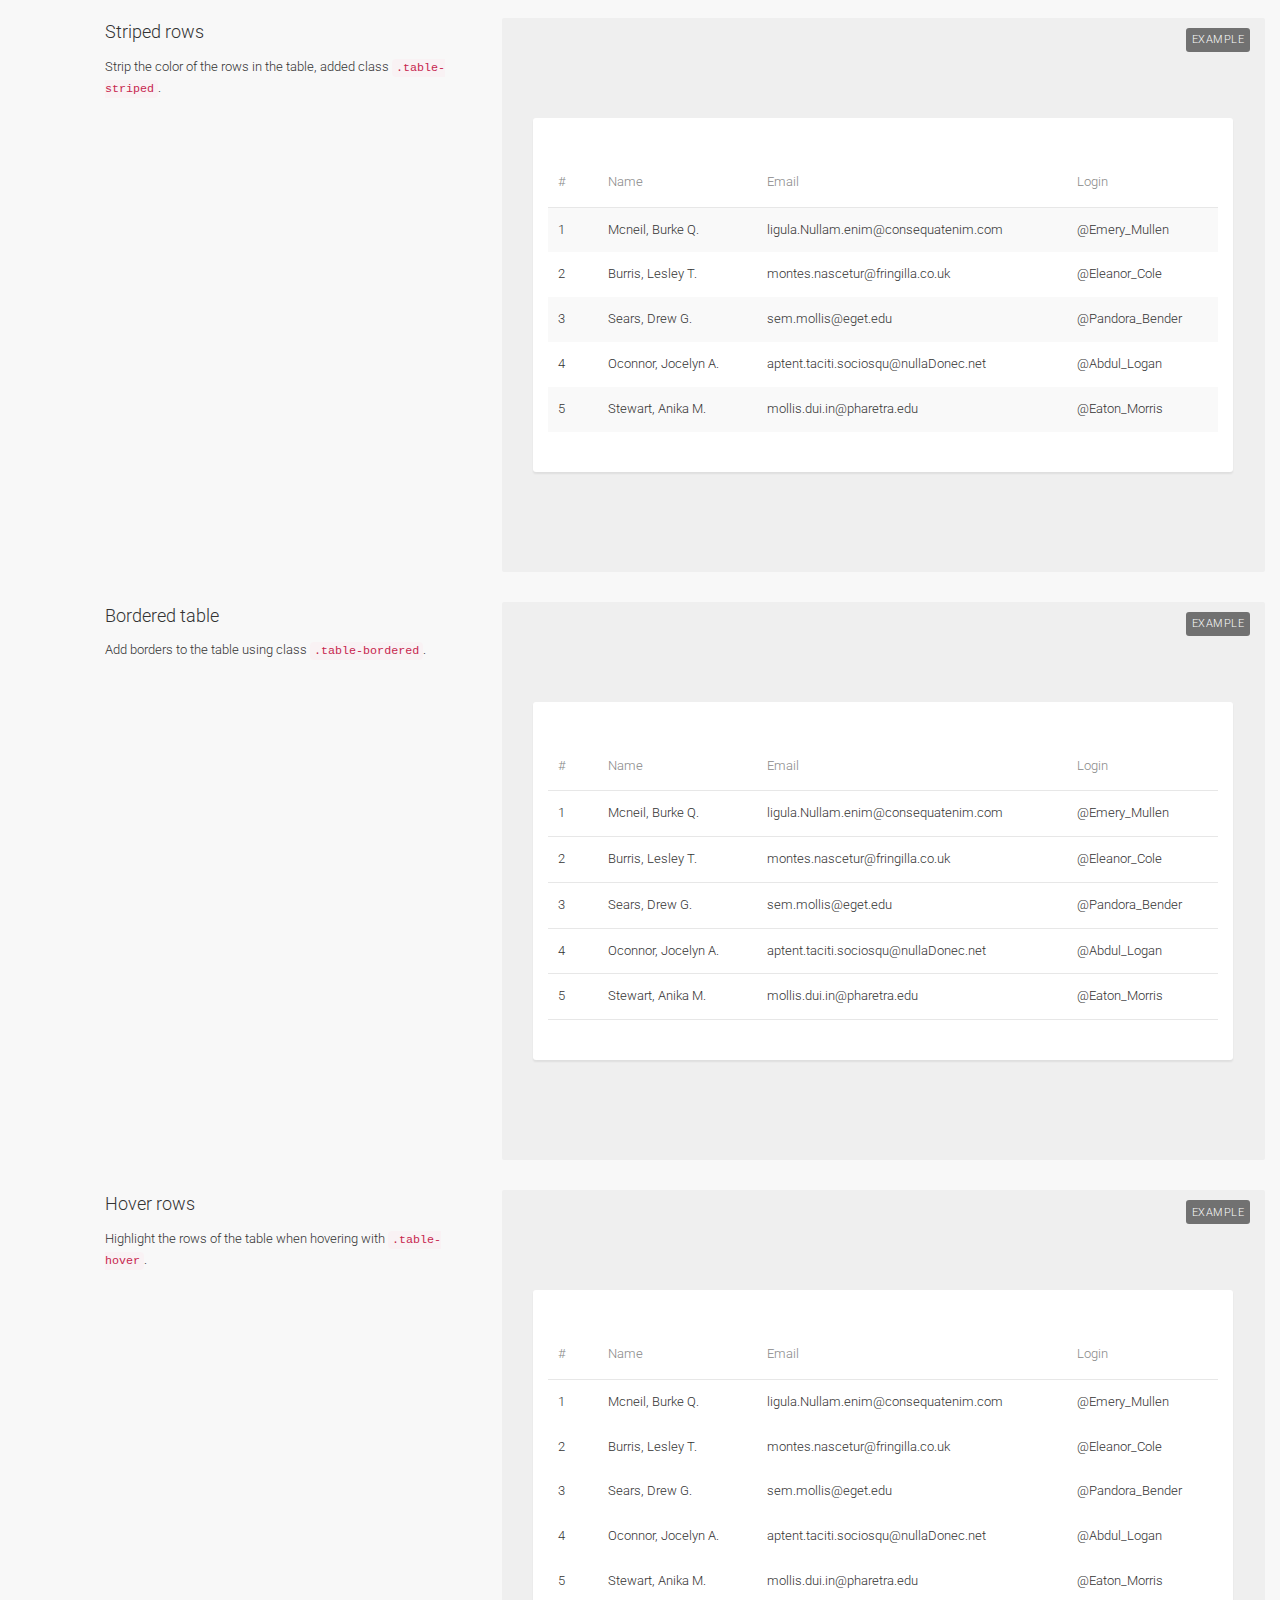
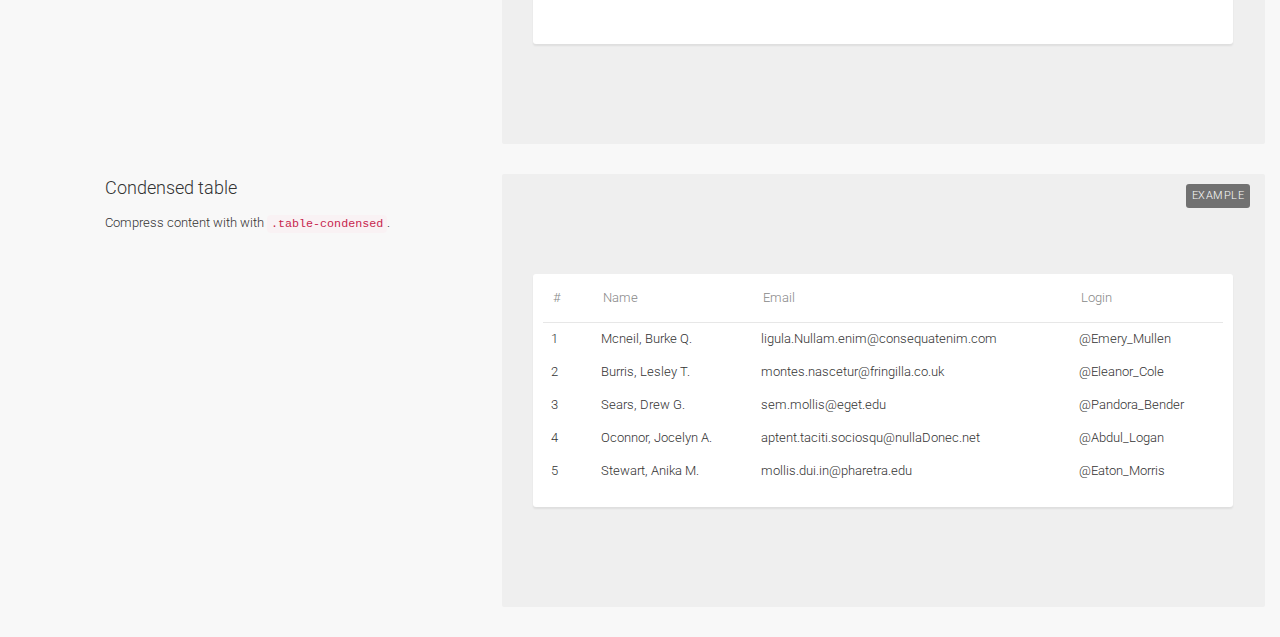
<file: 08.05-finalfront/tables.html>
<!DOCTYPE html>
<html lang="en">

<head>
    <meta charset="UTF-8">
    <meta http-equiv="X-UA-Compatible" content="IE=edge">
    <meta name="robots" content="noindex, follow">
    <meta name="viewport" content="width=device-width,initial-scale=1">
    <title>WgBoard - Responsive Admin/Dashboard Template Preview - ThemeForest</title>
    <link rel="stylesheet" type="text/css" href="css/bootstrap.min.css">
    <link rel="stylesheet" type="text/css" href="css/style.css">
    <link href="https://fonts.googleapis.com/css?family=Roboto:300,400,500,700" rel="stylesheet">
    <link href="https://fonts.googleapis.com/css?family=Inconsolata:400,700" rel="stylesheet">
    <link rel="stylesheet" href="https://use.fontawesome.com/releases/v5.0.8/css/all.css">
</head>
<body>

    <div class="topHeader" id="topHeader">
        <div class="envatoLogo">
            <a href="https://themeforest.net/item/wgboard-responsive-admindashboard-template/21730214">Envato Market</a>
        </div>

        <div class="rightPart">
            <div class="buyNow">
                <a class="buyButton" href="https://themeforest.net/item/wgboard-responsive-admindashboard-template/21730214">Buy now</a>
            </div>

            <div class="closeNow">
                <a href="#" onclick="closeTop()">
                    <i class="fas fa-times"></i><span>Remove Frame</span>
                </a>
            </div>
        </div>
    </div>

    


    <nav id="mainNav">

        <div class="topNav" id="topNav">

            <a class="wgBoard" id="wgBoard" href="#">
                <div id="wgBoardBig">
                    <span><strong>Wg</strong>Board</span>
                </div>
                <div id="wgBoardSmall">
                    <span>Wg</span>
                </div>
            </a>

            <div class="menuButton">
                <a href="javascript:void(0)" class="menuToggle" onclick="leftNavShow()">
                    <div>
                        <span></span>
                        <span></span>
                        <span></span>
                        <span></span>
                        <span></span>
                        <span></span>
                    </div>
                </a>
            </div>

            <div class="navigationTop">

                <ul class="navTop navTopLeft">
                    <li class="myDropdown">
                        <a href="javascript:void(0)" class="dropbtn" onclick="myDropdown('createDropdown', 'right')">
                            <i class="dropbtn far fa-file"></i>
                            <span class="dropbtn">Create</span>
                            <i class="dropbtn fas fa-caret-down"></i>
                        </a>
                        <ul class="myDropdownMenu dropdown-content" id="createDropdown">
                            <li><a href="#">Publication</a></li>
                            <li><a href="#">Project</a></li>
                            <li><a href="#">Task Item</a></li>
                        </ul>
                    </li>
                    <li>
                        <a href="#">
                            <i class="fab fa-mixcloud"></i>
                            <span>File explorer</span>
                        </a>
                    </li>
                </ul>

                <ul class="navTop navTopRight">
                    <li class="myDropdown">
                        <a href="javascript:void(0)" class="dropbtn" onclick="myDropdown('notifyDropdown', 'left')">
                            <i class="dropbtn far fa-bell"></i>
                            <span class="dropbtn badge badge-danger">3</span>
                        </a>
                        <ul class="myDropdownMenu dropdown-content" id="notifyDropdown">
                            <li class="titleLi">Notifications</li>
                            <li>
                                <a href="#" class="notification">
                                    <div class="notifAvatar">
                                        <img src="images/avatar3.jpg">
                                    </div>
                                    <div class="notifBody">
                                        <span class="notifName">Phillip Sandoval</span> liked your post
                                        <span class="notifTime">2 minutes ago</span>
                                        <span class="notifState"></span>
                                    </div>
                                </a>
                            </li>
                            <li>
                                <a href="#" class="notification">
                                    <div class="notifAvatar">
                                        <img src="images/avatar2.jpg">
                                    </div>
                                    <div class="notifBody">
                                        <span class="notifName">Mary Riley</span> delegated case
                                        <span class="notifTime">4 hours ago</span>
                                        <span class="notifState"></span>
                                    </div>
                                </a>
                            </li>
                            <li> 
                                <a href="#" class="notification">
                                    <div class="notifAvatar">
                                        <img src="images/avatar1.jpg">
                                    </div>
                                    <div class="notifBody">
                                        <span class="notifName">Debra Burton</span> commented your post
                                        <span class="notifTime">4 hours ago</span>
                                        <span class="notifState"></span>
                                    </div>
                                </a>
                            </li>
                            <li>
                                <a href="#" class="notification">
                                    <div class="notifAvatar">
                                        <img src="images/avatar4.jpg">
                                    </div>
                                    <div class="notifBody">
                                        <span class="notifName">Nathan Nelson</span> followed you
                                        <span class="notifTime">4 hours ago</span>
                                        <span class="notifState"></span>
                                    </div>
                                </a>
                            </li>
                            <li class="footerLi">
                                <a href="#">See all notifications</a>
                            </li>
                        </ul>
                    </li>
                    <li class="myDropdown">
                        <a href="javascript:void(0)" class="dropbtn" onclick="myDropdown('langDropdown', 'left')">
                            <span class="dropbtn">En</span>
                            <i class="dropbtn fas fa-caret-down"></i>
                        </a>
                        <ul class="myDropdownMenu dropdown-content" id="langDropdown">
                            <li>
                                <a href="#">English</a>
                            </li>
                            <li>
                                <a href="#">Deutsch</a>
                            </li>
                            <li>
                                <a href="#">France</a>
                            </li>
                        </ul>
                    </li>
                    <li class="myDropdown">
                        <a href="javascript:void(0)" class="dropbtn dropdownProfile" onclick="myDropdown('profileDropdown', 'left')">
                            <span class="dropbtn profName">Mary Riley</span>
                            <i class="dropbtn fas fa-caret-down"></i>
                            <div class="profAvatar">
                                <div class="profAvatarImg">
                                    <img class="dropbtn" src="images/avatar2.jpg">
                                </div>
                            </div>
                        </a>
                        <ul class="myDropdownMenu dropdown-content" id="profileDropdown">
                            <li>
                                <a href="#"><i class="far fa-user-circle"></i> Profile</a>
                            </li>
                            <li>
                                <a href="#"><i class="fas fa-tasks"></i> Tasks</a>
                            </li>
                            <li>
                                <a href="#"><i class="fas fa-sign-out-alt"></i> Sign Out</a>
                            </li>
                        </ul>
                    </li>
                </ul>
            </div>

        </div>

        <div class="leftNav" id="leftNav">
            <div class="leftNavContent">
                <div class="leftNavSearch">
                    <form class="leftNavSearchForm">
                        <input type="text" placeholder="Search..." class="leftNavSearchInput" onclick="searchIc()">
                        <div class="leftNavSearchInputDiv">
                            <button class="btn btn-default" type="button" id="searchIcon">
                                <i class="fas fa-search"></i>
                            </button>
                        </div>
                    </form>
                </div>
                <ul class="leftNavNav">
                    <li>
                        <a href="javascript:void(0)" class="leftNavItem leftNavDropdownTogle" onclick="myCollapse('dashboard')">
                            <i class="fas fa-home leftNavIcons"></i>
                            <span class="leftNavSpans">Dashboard</span>
                            <i class="fas fa-arrow-alt-circle-down leftNavIconsAfter"></i>
                        </a>
                        <ul class="myCollapse" id="dashboard">
                            <li>
                                <a href="index.html" class="leftNavItem">
                                    <i class="far fa-circle leftNavSpans"></i>
                                    <span class="leftNavSpans">Main layout</span>
                                </a>
                            </li>
                            <li>
                                <a href="shop.html" class="leftNavItem">
                                    <i class="far fa-circle leftNavSpans"></i>
                                    <span class="leftNavSpans">Online Shop</span>
                                </a>
                            </li>
                            <li>
                                <a href="blog.html" class="leftNavItem">
                                    <i class="far fa-circle leftNavSpans"></i>
                                    <span class="leftNavSpans">Blog Dashboard</span>
                                </a>
                            </li>
                        </ul>
                    </li>
                    <li>
                        <a href="javascript:void(0)" class="leftNavItem leftNavDropdownTogle" onclick="myCollapse('uiElements')">
                            <i class="fas fa-leaf leftNavIcons"></i>
                            <span class="leftNavSpans">UI elements</span>
                            <i class="fas fa-arrow-alt-circle-down leftNavIconsAfter"></i>
                        </a>
                        <ul class="myCollapse" id="uiElements">
                            <li>
                                <a href="badges.html" class="leftNavItem">
                                    <i class="far fa-circle leftNavSpans"></i>
                                    <span class="leftNavSpans">Badges</span>
                                </a>
                            </li>
                            <li>
                                <a href="labels.html" class="leftNavItem">
                                    <i class="far fa-circle leftNavSpans"></i>
                                    <span class="leftNavSpans">Labels</span>
                                </a>
                            </li>
                            <li>
                                <a href="listgroups.html" class="leftNavItem">
                                    <i class="far fa-circle leftNavSpans"></i>
                                    <span class="leftNavSpans">List groups</span>
                                </a>
                            </li>
                            <li>
                                <a href="pagination.html" class="leftNavItem">
                                    <i class="far fa-circle leftNavSpans"></i>
                                    <span class="leftNavSpans">Pagination</span>
                                </a>
                            </li>
                            <li>
                                <a href="panels.html" class="leftNavItem">
                                    <i class="far fa-circle leftNavSpans"></i>
                                    <span class="leftNavSpans">Panels</span>
                                </a>
                            </li>
                            <li>
                                <a href="progressbars.html" class="leftNavItem">
                                    <i class="far fa-circle leftNavSpans"></i>
                                    <span class="leftNavSpans">Progress bars</span>
                                </a>
                            </li>
                        </ul>
                    </li>
                    <li>
                        <a href="javascript:void(0)" class="leftNavItem leftNavDropdownTogle" onclick="myCollapse('components')">
                            <i class="fas fa-code leftNavIcons"></i>
                            <span class="leftNavSpans">Components</span>
                            <i class="fas fa-arrow-alt-circle-down leftNavIconsAfter"></i>
                        </a>
                        <ul class="myCollapse" id="components">
                            <li>
                                <a href="alerts.html" class="leftNavItem">
                                    <i class="far fa-circle leftNavSpans"></i>
                                    <span class="leftNavSpans">Alerts</span>
                                </a>
                            </li>
                            <li>
                                <a href="tooltips.html" class="leftNavItem">
                                    <i class="far fa-circle leftNavSpans"></i>
                                    <span class="leftNavSpans">Tooltips</span>
                                </a>
                            </li>
                            <li>
                                <a href="popovers.html" class="leftNavItem">
                                    <i class="far fa-circle leftNavSpans"></i>
                                    <span class="leftNavSpans">Popovers</span>
                                </a>
                            </li>
                            <li>
                                <a href="modals.html" class="leftNavItem">
                                    <i class="far fa-circle leftNavSpans"></i>
                                    <span class="leftNavSpans">Modals</span>
                                </a>
                            </li>
                        </ul>
                    </li>
                    <li>
                        <a href="buttons.html" class="leftNavItem leftNavDropdownTogle">
                            <i class="fas fa-square leftNavIcons"></i>
                            <span class="leftNavSpans">Buttons</span>
                        </a>
                    </li>
                    <li>
                        <a href="forms.html" class="leftNavItem leftNavDropdownTogle">
                            <i class="fas fa-list-alt leftNavIcons"></i>
                            <span class="leftNavSpans">Forms</span>
                        </a>
                    </li>
                    <li>
                        <a href="tables.html" class="leftNavItem leftNavDropdownTogle">
                            <i class="fas fa-table leftNavIcons"></i>
                            <span class="leftNavSpans">Tables</span>
                        </a>
                    </li>
                    <li>
                        <a href="charts.html" class="leftNavItem leftNavDropdownTogle">
                            <i class="fas fa-chart-line leftNavIcons"></i>
                            <span class="leftNavSpans">Charts</span>
                            <span class="badge badge-danger leftNavSpans">New</span>
                        </a>
                    </li>
                </ul>
                <div class="leftNavTitle">
                    Summary Information
                </div>
                <div class="leftNavSummary">
                    <div class="leftNavSummaryItem">
                        <div class="leftNavSummaryTitle">
                            Pending
                            <span class="leftNavSummaryValue">37%</span>
                        </div>
                        <div class="progress">
                            <div class="progress-bar bg-primary" role="progressbar" aria-valuenow="37" aria-valuemin="0" aria-valuemax="100" style="width: 36%;">
                            </div>
                        </div>
                    </div>
                    <div class="leftNavSummaryItem">
                        <div class="leftNavSummaryTitle">
                            Approved
                            <span class="leftNavSummaryValue">60%</span>
                        </div>
                        <div class="progress">
                            <div class="progress-bar bg-success" role="progressbar" aria-valuenow="60" aria-valuemin="0" aria-valuemax="100" style="width: 60%;">
                            </div>
                        </div>
                    </div>
                    <div class="leftNavSummaryItem">
                        <div class="leftNavSummaryTitle">
                            Rejected
                            <span class="leftNavSummaryValue">3%</span>
                        </div>
                        <div class="progress">
                            <div class="progress-bar bg-danger" role="progressbar" aria-valuenow="3" aria-valuemin="0" aria-valuemax="100" style="width: 3%;">
                            </div>
                        </div>
                    </div>
                </div>
            </div>
        </div>
    </div>

</nav>

<main class="myContainer" id="mainContainer">

    <header class="mainHeader">
        <div class="headerContainer">
            <div class="row">
                <div class="col-12">
                    <ol class="myBreadcrumb">
                        <li>
                            <i class="fas fa-home"></i>
                            <a href="#">Home</a>
                        </li>
                        <li class="active">
                            <i class="fas fa-angle-right"></i>
                            <a href="#">Tables</a>
                        </li>
                    </ol>
                    <div class="pageHeader">
                        <h1>Tables</h1>
                        <h2>Use tables to display data.</h2>
                    </div>
                </div>
            </div>
        </div>
    </header>

    <div class="mainBody">
        <div class="row">
            <div class="col-12">
                <div class="demo demoTable">
                    <div class="demoLayout">
                        <div class="demoBody">
                           <table class="myTable myTableHover">
                                <thead>
                                    <tr>
                                        <th>#</th>
                                        <th>Name</th>
                                        <th>Login</th>
                                    </tr>
                                </thead>
                                <tbody>
                                    <tr>
                                        <td>1</td>
                                        <td>Mcneil, Burke Q.</td>
                                        <td>
                                            <span class="primary">  Emery_Mullen</span>
                                        </td>
                                    </tr>
                                    <tr>
                                        <td>2</td>
                                        <td>Burris, Lesley T.</td>
                                        <td>
                                            <span class="info">Eleanor_Cole</span>
                                        </td>
                                    </tr>
                                    <tr>
                                        <td>3</td>
                                        <td>Sears, Drew G.</td>
                                        <td>
                                            <span class="danger">Pandora_Bender</span>
                                        </td>
                                    </tr>
                                    <tr>
                                        <td>4</td>
                                        <td>Oconnor, Jocelyn A.</td>
                                        <td>
                                            <span class="primary">Abdul_Logan</span>
                                        </td>
                                    </tr>
                                    <tr>
                                        <td>5</td>
                                        <td>Stewart, Anika M.</td>
                                        <td>
                                            <span class="info">Eaton_Morris</span>
                                        </td>
                                    </tr>
                                </tbody>
                            </table>
                        </div>
                    </div>
                </div>
            </div>
        </div>
        <div class="row">
            <div class="col-12 col-md-6 col-lg-4">
                <div class="demoHeader">
                    <div class="demoTitle">
                        Responsive table
                    </div>
                    <div class="demoText">
                        Add a horizontal scroll to the table to avoid shrinking the width of the columns.
                    </div>
                </div>
            </div>
            <div class="col-12 col-md-6 col-lg-8">
                <div class="demoContent">
                    <div class="demo demoTable">
                        <div class="demoLayout">
                            <div class="tableScroll">
                                <table class="myTable myTableStriped">
                                    <thead>
                                        <tr>
                                            <th>#</th>
                                            <th>Name</th>
                                            <th>Email</th>
                                            <th>Login</th>
                                        </tr>
                                    </thead>
                                    <tbody>
                                        <tr>
                                            <td>1</td>
                                            <td>Mcneil, Burke Q.</td>
                                            <td>ligula.Nullam.enim@consequatenim.com</td>
                                            <td>@Emery_Mullen</td>
                                        </tr>
                                        <tr>
                                            <td>2</td>
                                            <td>Burris, Lesley T.</td>
                                            <td>montes.nascetur@fringilla.co.uk</td>
                                            <td>@Eleanor_Cole</td>
                                        </tr>
                                        <tr>
                                            <td>3</td>
                                            <td>Sears, Drew G.</td>
                                            <td>sem.mollis@eget.edu</td>
                                            <td>@Pandora_Bender</td>
                                        </tr>
                                        <tr>
                                            <td>4</td>
                                            <td>Oconnor, Jocelyn A.</td>
                                            <td>aptent.taciti.sociosqu@nullaDonec.net</td>
                                            <td>@Abdul_Logan</td>
                                        </tr>
                                        <tr>
                                            <td>5</td>
                                            <td>Stewart, Anika M.</td>
                                            <td>mollis.dui.in@pharetra.edu</td>
                                            <td>@Eaton_Morris</td>
                                        </tr>
                                    </tbody>
                                </table>
                            </div>
                        </div>
                    </div>
                </div>
            </div>
        </div>
        <div class="row">
            <div class="col-12 col-md-6 col-lg-4">
                <div class="demoHeader">
                    <div class="demoTitle">
                        Striped rows
                    </div>
                    <div class="demoText">
                        Strip the color of the rows in the table, added class <code>.table-striped</code>.
                    </div>
                </div>
            </div>
            <div class="col-12 col-md-6 col-lg-8">
                <div class="demoContent">
                    <div class="demo">
                        <div class="demoLayout">
                            <table class="myTable myTableStriped myTableOutBorder">
                                <thead>
                                    <tr>
                                        <th>#</th>
                                        <th>Name</th>
                                        <th>Email</th>
                                        <th>Login</th>
                                    </tr>
                                </thead>
                                <tbody>
                                    <tr>
                                        <td>1</td>
                                        <td>Mcneil, Burke Q.</td>
                                        <td>ligula.Nullam.enim@consequatenim.com</td>
                                        <td>@Emery_Mullen</td>
                                    </tr>
                                    <tr>
                                        <td>2</td>
                                        <td>Burris, Lesley T.</td>
                                        <td>montes.nascetur@fringilla.co.uk</td>
                                        <td>@Eleanor_Cole</td>
                                    </tr>
                                    <tr>
                                        <td>3</td>
                                        <td>Sears, Drew G.</td>
                                        <td>sem.mollis@eget.edu</td>
                                        <td>@Pandora_Bender</td>
                                    </tr>
                                    <tr>
                                        <td>4</td>
                                        <td>Oconnor, Jocelyn A.</td>
                                        <td>aptent.taciti.sociosqu@nullaDonec.net</td>
                                        <td>@Abdul_Logan</td>
                                    </tr>
                                    <tr>
                                        <td>5</td>
                                        <td>Stewart, Anika M.</td>
                                        <td>mollis.dui.in@pharetra.edu</td>
                                        <td>@Eaton_Morris</td>
                                    </tr>
                                </tbody>
                            </table>
                        </div>
                    </div>
                </div>
            </div>
        </div>
        <div class="row">
            <div class="col-12 col-md-6 col-lg-4">
                <div class="demoHeader">
                    <div class="demoTitle">
                        Bordered table
                    </div>
                    <div class="demoText">
                        Add borders to the table using class <code>.table-bordered</code>.
                    </div>
                </div>
            </div>
            <div class="col-12 col-md-6 col-lg-8">
                <div class="demoContent">
                    <div class="demo">
                        <div class="demoLayout">
                            <table class="myTable">
                                <thead>
                                    <tr>
                                        <th>#</th>
                                        <th>Name</th>
                                        <th>Email</th>
                                        <th>Login</th>
                                    </tr>
                                </thead>
                                <tbody>
                                    <tr>
                                        <td>1</td>
                                        <td>Mcneil, Burke Q.</td>
                                        <td>ligula.Nullam.enim@consequatenim.com</td>
                                        <td>@Emery_Mullen</td>
                                    </tr>
                                    <tr>
                                        <td>2</td>
                                        <td>Burris, Lesley T.</td>
                                        <td>montes.nascetur@fringilla.co.uk</td>
                                        <td>@Eleanor_Cole</td>
                                    </tr>
                                    <tr>
                                        <td>3</td>
                                        <td>Sears, Drew G.</td>
                                        <td>sem.mollis@eget.edu</td>
                                        <td>@Pandora_Bender</td>
                                    </tr>
                                    <tr>
                                        <td>4</td>
                                        <td>Oconnor, Jocelyn A.</td>
                                        <td>aptent.taciti.sociosqu@nullaDonec.net</td>
                                        <td>@Abdul_Logan</td>
                                    </tr>
                                    <tr>
                                        <td>5</td>
                                        <td>Stewart, Anika M.</td>
                                        <td>mollis.dui.in@pharetra.edu</td>
                                        <td>@Eaton_Morris</td>
                                    </tr>
                                </tbody>
                            </table>
                        </div>
                    </div>
                </div>
            </div>
        </div>
        <div class="row">
            <div class="col-12 col-md-6 col-lg-4">
                <div class="demoHeader">
                    <div class="demoTitle">
                        Hover rows
                    </div>
                    <div class="demoText">
                        Highlight the rows of the table when hovering with <code>.table-hover</code>.
                    </div>
                </div>
            </div>
            <div class="col-12 col-md-6 col-lg-8">
                <div class="demoContent">
                    <div class="demo">
                        <div class="demoLayout">
                            <table class="myTable myTableHover myTableOutBorder">
                                <thead>
                                    <tr>
                                        <th>#</th>
                                        <th>Name</th>
                                        <th>Email</th>
                                        <th>Login</th>
                                    </tr>
                                </thead>
                                <tbody>
                                    <tr>
                                        <td>1</td>
                                        <td>Mcneil, Burke Q.</td>
                                        <td>ligula.Nullam.enim@consequatenim.com</td>
                                        <td>@Emery_Mullen</td>
                                    </tr>
                                    <tr>
                                        <td>2</td>
                                        <td>Burris, Lesley T.</td>
                                        <td>montes.nascetur@fringilla.co.uk</td>
                                        <td>@Eleanor_Cole</td>
                                    </tr>
                                    <tr>
                                        <td>3</td>
                                        <td>Sears, Drew G.</td>
                                        <td>sem.mollis@eget.edu</td>
                                        <td>@Pandora_Bender</td>
                                    </tr>
                                    <tr>
                                        <td>4</td>
                                        <td>Oconnor, Jocelyn A.</td>
                                        <td>aptent.taciti.sociosqu@nullaDonec.net</td>
                                        <td>@Abdul_Logan</td>
                                    </tr>
                                    <tr>
                                        <td>5</td>
                                        <td>Stewart, Anika M.</td>
                                        <td>mollis.dui.in@pharetra.edu</td>
                                        <td>@Eaton_Morris</td>
                                    </tr>
                                </tbody>
                            </table>
                        </div>
                    </div>
                </div>
            </div>
        </div>
        <div class="row">
            <div class="col-12 col-md-6 col-lg-4">
                <div class="demoHeader">
                    <div class="demoTitle">
                        Condensed table
                    </div>
                    <div class="demoText">
                        Compress content with with <code>.table-condensed</code>.
                    </div>
                </div>
            </div>
            <div class="col-12 col-md-6 col-lg-8">
                <div class="demoContent">
                    <div class="demo">
                        <div class="demoLayout myTableCompressed">
                            <table class="myTable myTableCompressed myTableOutBorder">
                                <thead>
                                    <tr>
                                        <th>#</th>
                                        <th>Name</th>
                                        <th>Email</th>
                                        <th>Login</th>
                                    </tr>
                                </thead>
                                <tbody>
                                    <tr>
                                        <td>1</td>
                                        <td>Mcneil, Burke Q.</td>
                                        <td>ligula.Nullam.enim@consequatenim.com</td>
                                        <td>@Emery_Mullen</td>
                                    </tr>
                                    <tr>
                                        <td>2</td>
                                        <td>Burris, Lesley T.</td>
                                        <td>montes.nascetur@fringilla.co.uk</td>
                                        <td>@Eleanor_Cole</td>
                                    </tr>
                                    <tr>
                                        <td>3</td>
                                        <td>Sears, Drew G.</td>
                                        <td>sem.mollis@eget.edu</td>
                                        <td>@Pandora_Bender</td>
                                    </tr>
                                    <tr>
                                        <td>4</td>
                                        <td>Oconnor, Jocelyn A.</td>
                                        <td>aptent.taciti.sociosqu@nullaDonec.net</td>
                                        <td>@Abdul_Logan</td>
                                    </tr>
                                    <tr>
                                        <td>5</td>
                                        <td>Stewart, Anika M.</td>
                                        <td>mollis.dui.in@pharetra.edu</td>
                                        <td>@Eaton_Morris</td>
                                    </tr>
                                </tbody>
                            </table>
                        </div>
                    </div>
                </div>
            </div>
        </div>
    </div>

</main>






<script type="text/javascript" src="js/jquery-3.3.1.min.js"></script>
<script src="js/bootstrap.bundle.min.js"></script>
<script src="js/bootstrap.min.js"></script>
<script type="text/javascript" src="js/main.js"></script>
</body>
</html>
</file>
<file: 08.05-finalfront/css/style.css>
/* DEFAULTS */
/* width */
::-webkit-scrollbar {
    width: 5px;
}

/* Track */
::-webkit-scrollbar-track {
    background: #f1f1f1; 
}

/* Handle */
::-webkit-scrollbar-thumb {
    background: #888; 
}

/* Handle on hover */
::-webkit-scrollbar-thumb:hover {
    background: #555; 
}


.slider {
    -webkit-appearance: none;
    width: 100%;
    height: 25px;
    background: #d3d3d3;
    outline: none;
    opacity: 0.7;
    -webkit-transition: .2s;
    transition: opacity .2s;
}

.slider:hover {
    opacity: 1;
}

.slider::-webkit-slider-thumb {
    -webkit-appearance: none;
    appearance: none;
    border-radius: 20px;
    width: 25px;
    height: 25px;
    background: #4CAF50;
    cursor: pointer;
}

.slider::-moz-range-thumb {
    width: 25px;
    height: 25px;
    background: #4CAF50;
    cursor: pointer;
}

body {
    /*background: #f4f4f4!important;*/
    height: 100%;
    min-height: 100%;
    color: #333;
    font-size: 13px;
    line-height: 1.6;
    font-family: "Roboto", sans-serif;
    font-weight: 300;
    background: #f8f8f8;
}

*{
    margin: 0;
    padding: 0;
    box-sizing: border-box;
}

a{
    text-decoration: none !important;
}

html, body{
    height: 100%;
}


i{
    display: inline-block;
    font-size: 15px;
}

.showLeft{
    display: block!important;
    left: 0!important;
}

.showTop{
    display: block!important;
    top: 0!important;
    transform: translateY(-85px);
}

.showRight{
    display: block!important;
    right: 0!important;
}

.showCollapse{
    display: block!important;
}

.backColor{
    background-color: #00BDD5!important;
}

.prCR{
    z-index: 1!important;
    opacity: 1!important;
}

*{
    transition: 0.2s, color 0.1s;
}


/*DEFAULTS end*/


/*TOP HEADER*/

.topHeader{
    font-size: 12px;
    height: 54px;
    background-color: #262626;
    z-index: 100;
    line-height: 54px;
    position: fixed;
    width: 100%;
}



.envatoLogo {
    float: left;
    padding: 0 20px;
}

.envatoLogo a {
    display: inline-block;
    margin-top: 18px;
    text-indent: -9999px;
    height: 18px;
    width: 152px;
    background: url("../images/envatoLogo.svg");
    background-size: 152px 18px;
}

@media (max-width: 568px) {
    .envatoLogo {
        padding: 0 10px;
    }
    .envatoLogo a {
        margin-top: 20px;
        margin-left: 15px;
        height: 14px;
        width: 118px;
        background-size: 118px 14px;
    }
}
@media (max-width: 338px) {
    .envatoLogo a {
       display: none;
   }
}



.rightPart{
    float: right;
}



.buyNow,
.closeNow{
    display: inline-block;
    padding: 0 20px;
}

@media (max-width: 568px) {
    .buyNow  {
        padding: 0 10px
    }
}


.buyButton{
    box-shadow: 0 2px 0 #6f9a37;
    background-color: #82b440;
    font-size: 14px;
    padding: 5px 20px;
    line-height: 1.5;
    color: white;
    display: inline-block;
    border-radius: 4px;
    font-family: "Helvetica Neue", Helvetica, Arial, sans-serif;
}

.buyButton:hover{
    background-color: #7aa93c;
    color: white;
}

.buyButton:active{
    line-height: 1.4;
}


.closeNow{
    border-left: 1px solid #333333;
}

.closeNow a{
    font-family: "Helvetica Neue", Helvetica, Arial, sans-serif;
    color: #999999;
}

.closeNow a:hover {
    color: white
}

.closeNow a i {
    color: white;
    font-size: 12px;
    margin-right: 10px
}

@media (max-width: 568px) {
    .closeNow a i {
        margin-right: 0;
    }

    .closeNow a span {
        display: none
    }
}

/*TOP HEADER end*/









/*NAVBAR*/

#mainNav{
    position: fixed;
    left: 0;
    right: 0;
    top: 54px;
    z-index: 50;
}

/*TOP NAVBAR*/




.topNav{
    position: relative;
    z-index: 3;
    width: 100%;
    height: 60px;
    box-shadow: 0 2px 2px rgba(0, 0, 0, 0.05), 0 1px 0 rgba(0, 0, 0, 0.06);
    padding-left: 90px; 
}



.navigationTop .navTop::after,
.navigationTop::after{
    content: '';
    display: table;
    clear: both;
}



.navTop > li{
    position: relative;
    display: block;
    float: left;
}

.navTop > li > a{
    color: #333;
    display: block;
    padding: 20px 15px;
}

.navTop > li > a:hover,
.navTop > li > a:focus{
    background-color: #00bdd5;
    color: white;
}

.navTop > li > a:active{
    background-color: #00a0b4;
}

.navTop > li > a i{
    margin-right: 5px;
}

.navTop a i.fa-caret-down{
    transform: translate(6px, 1px);
}


.myDropdownMenu li a{
    padding: 8px 20px;
    color: #333;
    font-weight: 300;
}

.myDropdownMenu li a:hover{
    color: #222222;
    background: #f2f2f2;
}

.myDropdownMenu > li > a{
    display: block;
    clear: both;
    line-height: 1.42857143;
    white-space: nowrap;
}



/*WGBOARD*/


.wgBoard{
    position: absolute;
    top: 0;
    left: 0;
    width: 90px;
    height: 60px;
    color: #fff;
    text-align: center;
    font-size: 22px;
    line-height: 60px;
    font-weight: 300;
    background-color: #a48ad4;
}

.wgBoard:hover{
    color: white;
    background-color: #b7a2dd;
}

#wgBoardBig{
    position: absolute;
    top: 0;
    left: 0;
    width: 100%;
    height: 100%;
    opacity: .0;
}

#wgBoardSmall{
    position: absolute;
    top: 0;
    left: 0;
    width: 100%;
    height: 100%;
    opacity: 1;
}


/*WGBOARD end*/


/*MENUBUTTON*/


.menuButton{
    display: block;
    float: left;
    width: 60px;
    height: 60px;
}

.menuToggle{
    position: relative;
    z-index: 1;
    display: block;
    float: left;
    width: 60px;
    height: 60px;
    padding: 21px 17px 12px;
}

.menuToggle div{
    position: relative;
    width: 25px;
    height: 19px;
}


.menuToggle div i{
    font-size: 25px;
    color: grey;
}

.menuToggle div span{
    display: block;
    position: absolute;
    width: 50%;
    height: 3px;
    opacity: 1;
    background-color: #888;
}

.menuToggle div span:nth-child(odd) {
    left: 0;
}

.menuToggle div span:nth-child(even) {
    left: 50%;
}

.menuToggle div span:nth-child(1), .menuToggle div span:nth-child(2) {
    top: 0;
}

.menuToggle div span:nth-child(3), .menuToggle div span:nth-child(4) {
    top: 8px;
}

.menuToggle div span:nth-child(5), .menuToggle div span:nth-child(6) {
    top: 16px;
}


/*MENUBUTTON end*/


/*TOP LEFT NAVBAR */



.navigationTop{
    min-height: 60px;
    background: #fff none;
}

.navTop{
    list-style: none;
    margin: 0;
    padding: 0;
    float: left;
}

.navTop.navTopRight{
    float: right;
}



.myDropdownMenu{
    font-size: 13px;
    border:none;
    border-radius: 3px;
    box-shadow: 0 1px 3px rgba(0, 0, 0, 0.11), 0 1px 2px rgba(0, 0, 0, 0.23);
    position: absolute;
    top: 100%;
    z-index: 1000;
    display: none;
    float: left;
    min-width: 160px;
    padding: 5px 0;
    margin: 2px 0 0;
    text-align: left;
    list-style: none;
    background-color: #fff;
    background-clip: padding-box;
}


/*TOP LEFT NAVBAR end*/


/*TOP RIGHT NAVBAR*/


.navTop.navTopRight{
    float: right;
}   


.navTop > li > a .badge{
    position: absolute;
    top: 10px;
    right: 5px;
    width: 16px;
    height: 14px;
    border-radius: 1.25em;
}

#notifyDropdown{
    padding-top: 0px;
}

.navTopRight .titleLi{
    display: block;
    padding: 15px 20px;
    color: #fff;
    background: #00bdd5;
    font-weight: 500;
    border-top-left-radius: 3px;
    border-top-right-radius: 3px;
    -webkit-transform: none;
    -moz-transform: none;
    -ms-transform: none;
    -o-transform: none;
    transform: none;
}


.notification{
    display: block!important;
    position: relative!important;
    min-height: 70px!important;
    min-width: 350px!important;
    padding-left: 75px!important;
    border-bottom: solid 1px #f8f8f8!important;
}

.notifAvatar{
    position: absolute;
    top: 10px;
    left: 15px;
    width: 50px;
    height: 50px;
    background: #f7f7f7;
    max-width: 100%;
    display: block;
    overflow: hidden;
    border-radius: 50%;
}

.notifAvatar img{
    width: 100%;
    max-width: 100%;
}

.notifBody{
    padding-top: 7px;
}

.notifName{
    font-weight: 500;
}

.notifTime{
    display: block;
    color: #888;
}

.notifState{
    background-color: #13b42b;
    position: absolute;
    top: 17px;
    right: 15px;
    display: inline-block;
    width: 12px;
    height: 12px;
    border: solid 2px #fff;
    border-radius: 50%;
}

.footerLi a{
    padding: 15px 20px!important;
    color: #00bdd5!important;
    font-weight: 500!important;
    text-align: center;
}

.myDropdown .dropdownProfile::after{
    content: '';
    display: table;
    clear: both;
}

.profAvatar{
    display: block;
    float: right;
    margin-left: 10px;
}

.profAvatarImg{
    width: 40px;
    height: 40px;
    overflow: hidden;
    margin-top: -10px;
    margin-bottom: -10px;
    border-radius: 50%;
}

.profAvatar img{
    width: 100%;
    max-width: 100%;
}

#profileDropdown i{
    margin-right: 5px;
    opacity: 0.75;
}



/*TOP RIGHT NAVBAR end*/


/*TOP NAVBAR end*/







/*LEFT NAVBAR*/


.leftNav{
    position: absolute;
    top: 0;
    left: 0;
    padding-top: 60px;  
    height: 100vh;
    width: 90px;
    padding-bottom: 50px;
    color: rgba(255, 255, 255, 0.85);
    background: #333645;
    overflow: auto;       
    overflow-x: hidden;
}

@media screen and (max-width: 768px){
    .leftNav{
        width: 0px;
    }

    main.myContainer{
        padding-left: 0px;
    }

    #wgBoard{
        display: none;
    }

    #topNav{
        padding-left: 0px;
    }

    .navTopLeft span,
    .navTop i.fa-caret-down{
        display: none;
    }

    .notifAvatar{
        display: none!important;
    }

    .notification{
        padding-left: 20px!important;
        min-width: 250px!important;
    }

    #calendar{
        display: none;
    }

    #minicalendar{
        display: block!important;
    }

    #map{
        display: none;
    }

    #minimap{
        display: block!important;
    }

    .projectFeed.widgetRegion{
        height: 614px!important;
    }
}

@media screen and (max-width: 480px){
    .profName{
        display: none;
    }

    #minicalendar{
        width: 200%!important;
        max-width: 200%!important;
    }
}

@media screen and (max-width: 980px){
    .widgetItemCommentButtons button{
        display: block;
        width: 100%;
        margin-bottom: 10px;
    }
}

/*LEFT NAVBAR SEARCHBOX*/

.leftNavSearchForm{
    display: block;
    margin: 10px 0;
    border-bottom: solid 1px rgba(255, 255, 255, 0.3);
}

.leftNavSearchForm::after{
    content: '';
    display: table;
    clear: both;
}

.leftNavSearchInput{
  padding-left: 15px;
  background-color: transparent;
  position: relative;
  z-index: 2;
  float: left;
  width: 100%;
  display: table-cell;
  height: auto;
  padding-top: 15px;
  padding-bottom: 15px;
  margin-bottom: -1px;
  border: none;
}

.leftNavSearchInput:focus,
.leftNavSearchInput:active{
    outline: none;
    border: none;
    background-color: white;
}


.leftNavSearchInputDiv{
    position: relative;
    font-size: 0;
    white-space: nowrap;
    width: 1%;
    vertical-align: middle;
}

.leftNavSearchForm button{
    z-index: 211;
    margin-left: -1px;
    width: 0px;
    padding: 15px 0;
    margin-bottom: -1px;
    opacity: .0;    
    border: none;
    position: relative;
    color: #fff!important;
    background-color: #00bdd5!important;
    font-weight: 500;
    text-shadow: none;
    font-size: 13px;
    border: solid 1px #e7e7e7;    
    display: inline-block;
    line-height: 1.43;
    text-align: center;
    white-space: nowrap;
}


/*LEFT NAVBAR SEARCHBOX end*/

/*LEFT NAVBAR NAVIGATION*/


.leftNavNav{
    list-style: none;
    margin: 0;
    padding: 0;
    white-space: nowrap;
    word-wrap: normal;
}

.leftNavNav ul{
    position: relative;
    list-style: none;
    margin: 0;
    padding: 0;
    background: #252732;
    height: 0px;
    display: none;
}

.leftNavNav > li > .leftNavItem{
    height: 44px;
    padding: 12px 15px 12px 60px;
}

.leftNavItem{
    color: rgba(255, 255, 255, 0.85)!important;
}


.leftNavItem{
    position: relative;
    display: block;
}

.leftNavItem:hover{
    background: #252732;
}

.leftNavItem:hover span{
    color: #fff!important;
}

.leftNavItem span:not(.badge){
    opacity: .0;    
    display: inline-block;
}

.leftNavNav > li > .leftNavItem i{
    position: absolute;
    top: 0;
    left: 25px;
    width: 40px;
    height: 44px;
    color: white;
    font-size: 12px;
    line-height: 44px;
    text-align: center;
    opacity: .8;
}

.leftNavNav > li > .leftNavItem i.fa-arrow-alt-circle-down{
    position: absolute;
    right: 15px;
    left: 50px;
    top: 1px;
    display: inline-block;
    font-size: 9px;
}

.leftNavNav span.badge{
    position: absolute;
    right: 15px;
    margin-top: 3px;
    opacity: .0;
}

.leftNavNav ul li:first-child .leftNavItem{
    height: 40px;
    padding-top: 15px;
}

.leftNavNav ul li .leftNavItem{
    height: 30px;
    padding: 5px 15px 5px 60px;
}

.leftNavNav ul li .leftNavItem::before{
    position: absolute;
    top: 0;
    left: 35px;
    width: 1px;
    height: 100%;
}

.leftNavNav ul li .leftNavItem::after{
    position: absolute;
    top: 15px;
    left: 35px;
    width: 10px;
    height: 1px;
}

.leftNavNav ul li:first-child .leftNavItem::after{
    top: 25px;
}

.leftNavNav ul li .leftNavItem::before,
.leftNavNav ul li .leftNavItem::after{
    display: block;
    content: '';
    background: rgba(77, 77, 77, 0.85);
}

.leftNavNav ul li .leftNavItem i{
    position: relative;
    top: -1px;
    font-size: 8px;
    margin-right: 5px;
    color: white;
    opacity: .0;
}

.leftNavNav ul li .leftNavItem:hover i{
    color: blue;
}


/*LEFT NAVBAR TITLE*/

.leftNavTitle{
    display: block;
    margin: 10px 0;
    padding: 10px 15px;
    font-size: 11px;
    color: rgba(255, 255, 255, 0.75);
    border-bottom: solid 1px rgba(255, 255, 255, 0.1);
}

/*LEFT NAVBAR TITLE end*/


/*LEFT NAVBAR SUMMARY*/

.leftNavSummary{
    padding-left: 15px;
    padding-right: 15px;
}

.leftNavSummaryItem{
  margin-bottom: 10px !important;
}

.leftNavSummaryTitle{
    margin-bottom: 5px;
}

.progress{
    overflow: hidden;
    height: 8px;
    background: #f7f7f7 none; 
    border-radius: 0;
    box-shadow: none;
}

.leftNavSummaryValue{
    float: right;
    font-weight: 500;
    display: none;
}

/*LEFT NAVBAR SUMMARY end*/


/*LEFT NAVBAR end*/


/*NAVBAR end*/


/*********************************************************************************************************************************************************************/



/*MAINPART INDEX*/

.myContainer{
    position: relative;
    z-index: 0;
    width: 100%;
    max-width: 100%;
    padding-top: 114px;
    padding-left: 90px;
}

/*HEADER*/

.mainHeader{
    margin: 0 0 30px;
    background: #fff;
    border: solid 0 #e7e7e7;
    border-bottom-width: 1px;
}

.headerContainer{
    padding: 0px 15px;
    margin: 0px auto;
}

/*BREADCRUMB*/

.myBreadcrumb{
    list-style: none;
    display: block;
    font-size: 10px;
    letter-spacing: .5px;
    text-transform: uppercase;
    background: transparent;
    border-bottom: solid 1px #ececec;
}

.row{
    margin-left: -15px!important;
    margin-right: -15px!important;
}

.myBreadcrumb li{
    display: inline-block;
}

.myBreadcrumb li:hover a,
.myBreadcrumb li a:focus{
    color: #0090a2;
}

.myBreadcrumb li.active a{
    color: #007281;
    cursor: auto;
}

.myBreadcrumb li.active a{
    border: solid 0 black;
    border-bottom-width: 1.3px;
}

.myBreadcrumb i{
    opacity: .8;
    font-size: 10px;
}

.myBreadcrumb i:not(.fa-home){
    position: relative;
    top: 0.3px;
    color: #888;
    padding: 0px 5px;
}

.myBreadcrumb a{
    color: #888;
    display: inline-block;
    position: relative;
    padding: 13px 0 3px;
    margin-bottom: -1px;
}

/*BREADCRUMB end*/

/*PAGE HEADER*/

.pageHeader{
    margin: 0;
    padding: 20px 0;
    border: none;
}

.pageHeader h1{
    margin: 0;
    padding: 0;
    font-size: 22px;
    font-family: "Roboto", sans-serif;
    font-weight: 300;
}

.pageHeader h2{
    margin: 0;
    padding: 0;
    font-size: 13px;
    color: #888;
    display: block;
    line-height: 1.6;
    font-family: "Roboto", sans-serif;
    font-weight: 300;
}

/*PAGE HEADER end*/

/*HEADER end*/ 


/*MAINBODY*/

.mainBody{
    padding: 0px 15px;
    margin: 0px auto;
}

.maiBody::after{
    content: " ";
    display: table;
    clear: both;
}

/*FIRST ROW*/

.widget{
    display: block;
    border-radius: 0;
    position: relative;
    overflow: hidden;
    margin-bottom: 20px;
    background-color: #fff;
    box-shadow: 0 2px 2px rgba(0, 0, 0, 0.07);
}

.widgetLayout{
    color: rgba(255, 255, 255, 0.85);
    opacity: 1.0;
    position: static;
    height: 100%;
    top: 0;
    left: 0;
    bottom: 0;
    right: 0;
    z-index: 0;
    overflow: hidden;
    padding: 15px;
}

.postWidget .widgetLayout{
    background: #ec531f;
}

.commentWidget .widgetLayout{
    background: #00bdd5;
}

.earningWidget .widgetLayout{
    background: #13b42b;    
}

.clientWidget .widgetLayout{
    background: #7863a0;
}

.widgetBody{
    position: static;
    top: 0;
    bottom: 0;
    z-index: 1;
    width: 100%;
}

.widgetBodyLeft{
    width: 30%;
    float: left;
}

.widgetBodyRight{
    width: 70%;
    float: left;
    color: #fff;
    text-align: right;
}

.widgetBodyLeft i{
    font-size: 32px;
    margin-top: 10px;
    display: inline-block;
}

.wigetBodyRight .widgetValue{
    font-size: 18px;
    font-weight: 300;
}

.wigetBodyRight .widgetTitle{
    color: rgba(255, 255, 255, 0.85);
}

/*FIRST ROW end*/

/*SECOND ROW*/

/*SECOND ROW LEFT*/

.widgetCalendar img{
    width: 100%;
    max-width: 100%;
    height: 100%;
}

#minicalendar{
    width: 100%;
    max-width: 100%;
    display: none;
}


/*SECOND ROW LEFT end*/

/*SECOND ROW RIGHT*/

/*SECOND ROW PROJECTFEED*/

.projectFeed{
    height: 415px;
    border-radius: 3px;
}

.projectFeed .widgetLayout{
    padding-top: 5px;
    padding-left: 0px;
}

.widgetHeading{
    position: relative;
    z-index: 1;
}

.projectFeed .widgetBody.widgetBodyA{
    margin-top: 20px;
}

.projectFeed .widgetBody.widgetBodyB{
    margin-top: 5px;
}

.widgetHeading .widgetTitle{
    margin: 0;
    padding: 15px;
    height: 50px;
    font-weight: 500;
    color: #333;
}

.projectFeed .widgetControls{
    position: absolute;
    top: 10px;
    right: 5px;
    z-index: 9;
    list-style: none;
    margin: 0;
    padding: 0;
}

.projectFeed .widgetControls li{
    display: inline-block;
}

.projectFeed .widgetControls li a{
    display: block;
    width: 30px;
    height: 30px;
    line-height: 30px;
    text-align: center;
}

.projectFeed .widgetBody{
    position: absolute;
    padding: 0;
    top: 50px;
    overflow: auto;
    height: 100%;
    max-width: 100%;
}

.widgetItem{
    position: relative;
    margin-top: -1px;
    padding: 15px 0 15px;
    border-left: solid 2px #00bdd5;
    border-bottom: solid 1px #e7e7e7;
}

.widgetItem:last-child{
    padding-bottom: 80px;
}

.widgetBody .widgetItem:nth-child(3){
    border-left-color: #13b42b;
}

.widgetBody .widgetItem:nth-child(3) .widgetItemProjectStatus span{
    color: #13b42b;
}

.widgetBody .widgetItem:nth-child(3) .widgetItemStatus span{
    background-color: #13b42b;
}

.widgetBody .widgetItem:nth-child(4){
    border-left-color: #e31e62;
}

.widgetBody .widgetItem:nth-child(4) .widgetItemProjectStatus span{
    color: #e31e62;
}

.widgetBody .widgetItem:nth-child(4) .widgetItemStatus span{
    background-color: #e31e62;
}

.widgetItem:hover{
    background-color: #f7f7f7;
}

.widgetItemHeading{
    position: relative;
    cursor: pointer;
    height: 50px;
    padding: 3px 15px 0 82px;
}

.widgetItemBody{
    padding-left: 82px;
    padding-right: 15px;
    height: 0px;
    display: none;
    transition: 2s;
}

.widgetItemDate{
    position: absolute;
    top: 3px;
    right: 30px;
    font-size: 11px;
    text-align: right;
    color: #888;
}

.widgetItemDate span{
    position: relative;
    display: block;
    margin-top: 5px;
}

.widgetItemAvatar{
    position: absolute;
    top: 0;
    left: 15px;
    width: 50px;
    height: 50px;
    background: #f7f7f7;
    display: block;
    overflow: hidden;
    border-radius: 50%;
}

.widgetItemAvatar img{
    width: 100%;
    max-width: 100%;
    vertical-align: middle;
}

.widgetItemName{
    font-weight: 500;
    color: #333;
}

.widgetItemStatus{
   margin-top: 2px;
   font-size: 12px;
   color: #888;
}

.widgetItemStatus span{
    border-radius: 30px;
    box-shadow: none;
    padding: .25em .8em;
    padding-top: .15em;
    padding-bottom: .15em;
    margin-left: 5px;
    color: #fff;
    font-size: inherit;
    background-color: #00bdd5;
    font-weight: 300;

}

.widgetItemBodyContent{
    padding-top: 10px;
    color: #333;
}

.widgetItemBodyContent i{
    margin-left: 3px;
    color: #337ab7;
}

.widgetItemUpdatedFiles{
    list-style: none;
    margin: 0;
    padding: 0;
}

.widgetItemUpdatedFiles li:not(:first-child){
    position: relative;
    padding-left: 30px;
}

.widgetItemUpdatedFiles li:not(:first-child)::before,
.widgetItemUpdatedFiles li:not(:first-child)::after{
    content: '';
    display: block;
    background: #b3b3b3;
}

.widgetItemUpdatedFiles li:not(:first-child)::before{
    position: absolute;
    top: 0;
    left: 10px;
    width: 1px;
    height: 100%;
}

.widgetItemUpdatedFiles li:last-child::before {
    height: 50%;
}

.widgetItemUpdatedFiles li:not(:first-child)::after{
    position: absolute;
    top: 10px;
    left: 10px;
    width: 11px;
    height: 1px;
}

.widgetItemUpdatedFiles li:first-child{
    padding-bottom: 5px;
    font-weight: 500;
}

.widgetItemProjectStatus div:first-child{
    margin-bottom: 5px;
    margin-top: 15px;
}

.widgetItemProjectStatus div:first-child span{
    margin-bottom: 5px;
    margin-right: 25px;
    float: right;
    font-weight: 500;
}

.widgetItemProjectStatus div:last-child{
    margin: 0;
    height: 8px;
    background: #f7f7f7 none;
    margin-right: 25px;
}

/*SECOND ROW PROJECTFEED end*/


/*SECOND ROW PROJECTCREATE*/


.projectFeed .widgetLayout:nth-child(2){
    background-color: #fff;
    position: absolute;
    opacity: 0;
    height: 100%;
}

.widgetCreateForm{
    position: relative;
    top: 0px;
    left: 0px;
    height: 100%;
    max-width: 100%;
}

.widgetCreateItem{
    padding: 5px 15px;
    border-bottom: solid 1px #e7e7e7;
}

.widgetCreateItem:last-child{
    padding: 7px 15px;
    border-bottom: none;
}

.widgetCreateItem label{
    margin-bottom: 0;
    color: #888;
    font-size: 85%;
    font-weight: 300;
    text-transform: uppercase;
}

.widgetCreateForm input,
.widgetCreateForm select,
.widgetCreateItemFiles a,
.widgetCreateItemFilesCollapse div input{
    padding-left: 0!important;
    padding-right: 0!important;
    border: none!important;
    line-height: 1.42857143;
    color: #555;
    border-radius: 0;
    display: block;
    background-color: transparent;
    width: 100%;
    height: 34px;
    padding: 6px 12px;
    outline: none!important;
}

.widgetCreateForm input:focus,
.widgetCreateForm select:focus{
    background: #f7f7f7;
}

.widgetCreateItemFiles a{
    position: relative;
    display: block;
    width: 100%;
}

.widgetCreateItemFiles a i{
    position: absolute;
    right: 0;
    top: 9px;
    font-size: 12px;
}

.widgetCreateItemFilesCollapse{
    display: none;
    height: 0px;
    padding-top: 10px;
}    

.widgetCreateItemFilesCollapse div{
    position: relative;
    display: table;
    border-collapse: separate;
    width: 100%;
}

.widgetCreateItemFilesCollapse div input{
    z-index: 2;
    float: left;
    width: 85%;
}

.widgetCreateItemFilesCollapse div div{
    float: left;
    width: 1%;
    padding: 2px 15px;
    transition: 0.1s;
}

.widgetCreateItemFilesCollapse div div:hover{
    border: 5px solid #c1b1e0;
    background-color: #8a78ad;
}
.widgetCreateItemFilesCollapse div div:hover i{
    color: #fff;
}

.widgetCreateItemFilesCollapse div i{
    color: black;
    font-size: 12px;
}

.widgetCreateItemColors{
    display: block;
    margin: 0;
    padding: 0;
}

.widgetCreateItemColors li{
    display: inline-block;
}    

.widgetCreateItemColors li div{
    position: relative;
    display: inline-block;
    margin-top: 0;
    margin-bottom: 0;
    cursor: pointer;
    font-weight: 300;
}

.widgetCreateItemColors li div input{
    position: absolute;
    opacity: 0;
}

.widgetCreateItemColors li div label{
    margin: 0 auto;
    padding: 0;
    width: 40px;
    height: 40px;
    color: rgba(0, 0, 0, 0);
    cursor: pointer;
    font-weight: 300;
}

.widgetCreateItemColors li div label::before{
    content: '';
    border-radius: 50%;
    position: absolute;
    top: 4px;
    left: 4px;
    display: inline-block;
    width: 32px;
    height: 32px;
    background-color: transparent;
}

.widgetCreateItemColors li div label:hover{
    opacity: 0.7;
}

.widgetCreateItemColors li div label#defaultColor::before{
    background-color: #00bdd5;
}

.widgetCreateItemColors li div label#primaryColor::before{
    background-color: #7863a0;
}

.widgetCreateItemColors li div label#successColor::before{
    background-color: #13b42b;
}

.widgetCreateItemColors li div label#infoColor::before{
    background-color: #209ca9;
}

.widgetCreateItemColors li div label#warningColor::before{
    background-color: #ec531f;
}

.widgetCreateItemColors li div label#dangerColor::before{
    background-color: #e31e62;
}

.widgetCreateItemProjectStatus{
    position: relative;
    display: table;
    border-collapse: separate;
    width: 100%;
}

.widgetCreateItemProjectStatus div:first-child{
    width: 80%;
    float: left;
}

.widgetCreateItemProjectStatus div:nth-child(2){
    width: 20%;
    margin-top: 5px;
    float: left;
    color: black;
    font-size: 14px;
}

.widgetCreateItemProjectStatus div:nth-child(2) span{
    color: grey;
    margin-right: 10px;
    font-size: 12px;
    margin-left: 20px;
}

.widgetCreateItem:last-child button{
    font-size: 13px;
    outline: none!important;
    color: #fff;
    border-color: #7863a0;
    background-color: #7863a0;
}


/*SECOND ROW PROJECTCREATE end*/


/*SECOND ROW RIGHT end*/


/*SECOND ROW end*/






/*THIRD ROW*/

/*THIRD ROW LEFT*/


.widgetNav{
    display: table;
    width: 100%;
    border-bottom: solid 1px transparent;
    list-style: none;
    overflow: auto;
    margin-bottom: 0;
}

.widgetNav::after{
    content: " ";
    display: table;
    clear: both;
}

.widgetNav li{
    float: none;
    display: table-cell;
    text-align: center;
    margin-left: 10px;
    margin-right: 10px;
    position: relative;
    padding: 20px 35px;
}

.widgetNav li:first-child{
    margin-left: 0;
}

.widgetNav li:last-child{
    margin-right: 0;
}

.widgetNav li a{
    color: #333;
}

.widgetNav li a:hover{
    color: #7863a0;
}

.widgetNav li.active a{
    cursor: default;
    color: #7863a0;
}

.widgetNav li.active a::after{
    display: block;
    content: '';
    position: absolute;
    left: 0;
    right: 0;
    bottom: 0;
    z-index: 1;
    margin: auto;
    margin-bottom: 10px;
    width: 40%;
    height: 2px;
    background: #7863a0;
}

.widgetMonths{
    margin-bottom: 50px!important;
}

#widgetSalesMonth.active{
    margin-top: 10px;
}

.widgetNavContent img{
    width: 100%;
    max-width: 100%;
}

.widgetNavContent div{
    display: none;
}

.widgetNavContent div.active{
    display: block;
}

.widgetFooter{
    padding: 10px 45px;
    margin: 0 -15px -15px;
    color: #333;
    background: #f7f7f7;
}

.widgetFooter ul{
    display: block;
    margin: 0;
    padding: 0;
    list-style: none;
}

.widgetFooter ul li{
    width: 32%;
    margin: 0;
    display: inline-block;
    position: relative;
    padding: 5px 0 5px 15px;
}

.widgetFooter ul li::before{
    display: block;
    content: '';
    width: 7px;
    height: 7px;
    position: absolute;
    top: 13px;
    left: 0;
    border: solid 1px #00bdd5;
    background-color: #00bdd5;
}

.widgetFooter ul li:nth-child(1)::before{
    border-color: #e31e62;
    background-color: #e31e62;
    font-weight: 500;
    color: #a94442;
}

.widgetFooter ul li:nth-child(2)::before{
    border-color: #7863a0;
    background-color: #7863a0;
}

.widgetFooter ul li:nth-child(3)::before{
    border-color: #00bdd5;
    background-color: #00bdd5;
}

.widgetFooter ul li:nth-child(4)::before{
    border-color: #13b42b;
    background-color: #13b42b;
}

.widgetFooter ul li:nth-child(5)::before{
    border-color: #209ca9;
    background-color: #209ca9;
}

.widgetFooter ul li:nth-child(6)::before{
    border-color: #ec531f;
    background-color: #ec531f;
}


/*THIRD ROW LEFT end*/


/*THIRD ROW MIDDLE */


/*THIRD ROW MIDDLE end */


/*THIRD ROW RIGHT*/

.progressFeed .widgetLayout{
    color: rgba(255, 255, 255, 0.85);
    background: #333;
}

.progressFeed .widgetLayout .widgetHeading div{
    color: rgba(255, 255, 255, 0.85);
}

.widgetProcess{
    position: relative;
    text-align: center;
    margin: 20px 0px;
}

.textMuted{
    color: inherit;
    opacity: 0.75;
    min-height: 62px;
    margin: 0 10px 10px;
    margin-right: 20px;
}
.progressFeed .widgetFooter{
    padding: 15px;
    margin: 0 0px -15px;
    background-color: #222222;
}

.progressFeed .widgetFooter span{
    color: #E7E7E7;
    opacity: 0.75;
}

.progressFeed .widgetFooter .row div div{
    font-size: 18px;
    color: #fff;
}

/*THIRD ROW RIGHT end*/

/*THIRD ROW end*/



/*FOURTH ROW*/

/*FOURTH ROW LEFT*/


.widgetComments{
    height: 370px!important;
}

.widgetComments .widgetBody ul.widgetComment{
    list-style: none;
    margin: 0;
    margin-top: 30px;
    padding: 0;
}

.widgetComment{
    margin-bottom: 100px!important;
}

.widgetCommentItem{
    display: block;
    position: relative;
    margin-bottom: 20px;
    padding-left: 13px;
}

.commentAvatar{
    width: 60px;
    height: 60px;
    background: #f7f7f7;
    max-width: 100%;
    border-radius: 50%;
    display: inline-block;  
    overflow: hidden;
}

.commentAvatar img{
    width: 100%;
    max-width: 100%;
}

.widgetCommentHeading{
    display: inline-block;
    margin-bottom: 10px;
    position: absolute;
    left: 90px;
    top: -10px;
}

.widgetCommentHeadingName{
    position: relative;
    color: #333;
    margin-top: 0;
    margin-bottom: 5px;
    padding-top: 10px;
    line-height: 1;
    font-weight: 500;
}

.widgetCommentHeadingData{
    color: #6B6B6B;
    opacity: 0.75;
    font-size: 13px!important;
}

.widgetCommentHeadingData span{
    background-color: #7863a0!important;
}

.widgetCommentHeadingData.approved span{
    background-color: #13b42b!important;
}

.widgetItemCommentText{
    color: #333!important;
    display: inline-block;
    margin-bottom: 10px;
    position: relative;
    left: 78px; 
    word-wrap: break-word;
    top: -20px;
    padding-right: 90px;
}

.widgetItemCommentButtons{
    margin-left: 80px;
}

.widgetItemCommentButtons button{
    color: #13b42b;
    border-radius: 20px;
    padding: 8px 20px;
    font-weight: 500;
    font-size: 13px;
    background: transparent;
    border: solid 1px #e7e7e7;
    line-height: 1.43;
    white-space: nowrap;
    outline: none!important;
    cursor: pointer;
}

.widgetItemCommentButtons button.reject{
    color: #e31e62;
}

.widgetItemCommentButtons button:hover,
.widgetItemCommentButtons button:focus{
    color: #fff;
    border-color: #16d232;
    background-color: #16d232;
}

.widgetItemCommentButtons button:hover{
    box-shadow: 0 0 0 4px rgba(19, 180, 43, 0.3);
}

.widgetItemCommentButtons button.reject:hover,
.widgetItemCommentButtons button.reject:focus{
    color: #fff;
    border-color: #e73b77;
    background-color: #e73b77;
}

.widgetItemCommentButtons button.reject:hover{
    box-shadow: 0 0 0 4px rgba(227, 30, 98, 0.3);
}

.widgetItemCommentButtons i{
    margin-right: 5px;
}

/*FOURTH ROW LEFT end*/

/*FOURTH ROW RIGHT*/

.widgetActivities{
    height: 370px!important;
}

.widgetActivity{
    position: relative;
    margin: 0;
    padding: 15px;
    padding-bottom: 60px;
    list-style: none;
}

.widgetActivityItem{
    position: relative;
    display: block;
    padding-left: 31px;
    padding-bottom: 10px;
}

.widgetActivityItem::before{
    display: block;
    content: '';
    position: absolute;
    top: 0;
    left: 10px;
    width: 1px;
    height: 100%;
    background-color: #00bdd5;
}

.widgetActivityItem::after{
    display: block;
    content: '';
    position: absolute;
    top: 5px;
    left: 5px;
    width: 11px;
    height: 11px;
    background: #fff;
    border: solid 1px #00bdd5;
    border-radius: 50%;
}

.widgetActivityItem.success::before{
    background-color: #13b42b;
}

.widgetActivityItem.success::after{
    border-color: #13b42b;
}

.widgetActivityItem.danger::before{
    background-color: #e31e62;
}

.widgetActivityItem.danger::after{
    border-color: #e31e62;
}

.widgetActivityItem.primary::before{
    background-color: #7863a0;
}

.widgetActivityItem.primary::after{
    border-color: #7863a0;
}

.widgetActivityDate{
    position: relative;
    color: #888;
}

.widgetActivityContent a{
    color: #0090a2;
    font-weight: 300;
}

.widgetActivityContent{
    color: #333!important;
}

/*FOURTH ROW RIGHT end*/

/*FOURTH ROW end*/


/*MAINBODY end*/

/*MAINPART INDEX end*/




/*********************************************************************************************************************************************************************/


/*MAINPART SHOP*/


/*MAINBODY*/

/*FIRST ROW*/

.widgetRegion{
    height: 400px!important;
}

.widgetRegion img{
    width: 100%;
    height: 100%;
    min-width: 100%;
}

#minimap{
    display: none;
}

/*FIRST ROW end*/

/*SECOND ROW*/

/*SECOND ROW LEFT*/

.widgetComments.shop{
    height: 415px!important;
}

/*SECOND ROW LEFT end*/


/*SECOND ROW RIGHT*/

.widgetSales{
    border: none;
    margin: 0 !important;
    background-color: #fff;
    width: 100%;
    max-width: 100%;
    border-spacing: 0;
    border-collapse: collapse;
    color: #333;
}

.widgetSales thead th{
    border: none;
    border-bottom: 1px solid #e7e7e7;
    padding: 15px 10px;
    vertical-align: bottom;
    color: #888;
    font-weight: 300;
    line-height: 1.43;
}

.widgetSales thead th:first-child{
    width: 50px;
    text-align: right;
}

.widgetSales tbody td{
    padding: 12px 10px;
    vertical-align: middle;
    border: none;
    border-bottom: 1px solid #e7e7e7;
}

.widgetSales tbody td:first-child{
    width: 50px;
    text-align: right;
}

.widgetSales tbody td span{
    padding: .25em .8em;
    font-size: 13px;
    box-shadow: none;
    border-radius: 30px;
    text-align: center;
    white-space: nowrap;
    vertical-align: baseline;
    display: inline;
    color: #fff;
}

.widgetSales tbody td span.primary{
    background-color: #7863a0;
}

.widgetSales tbody td span.info{
    background-color: #209ca9;
}

.widgetSales tbody td span.danger{
    background-color: #e31e62;
}

.widgetSales tbody td span.success{
    background-color: #13b42b;
}

.widgetSales tbody tr:last-child td{
    padding-bottom: 80px;
}

/*SECOND ROW RIGHT end*/

/*SECOND ROW end*/

/*MAINBODY end*/

/*MAINPART SHOP end*/

/*********************************************************************************************************************************************************************/


/*MAINPART BLOG*/

/*MAINBODY*/

/*FIRST ROW*/

.cardBox{
    padding: 30px 15px 15px;
    margin-bottom: 20px;
    position: relative;
    overflow: hidden;
    text-align: center;
    background-color: #fff;
    border-radius: 3px;
    box-shadow: 0 2px 2px rgba(0, 0, 0, 0.07);
}

.cardBox:hover{
    box-shadow: 0 0 0 5px rgba(0, 189, 213, 0.05);
}

.cardBoxTitle{
    color: #7863a0;
    font-weight: 300;
}

.cardBoxValue{
    margin-bottom: 20px;
    font-size: 24px;
    color: #111;
    font-weight: 300;
}

.cardBoxProgress{
    position: relative;
    text-align: center;
    margin-bottom: 20px !important;
    height: 136px;
}

.cardBoxProgress canvas{
    position: absolute;
    top: 10px;
    left:50%;
    margin-left:-68px;
}

.cardBoxProgress i{
    position: absolute;
    top: 10px;
    left:50%;
    margin-left:-25px;
    font-size: 45px;
    opacity: 0.7;
    top: 48px;
}

.cardBoxFooter{
    list-style: none;
    margin: 0;
    padding: 0;
    width: 100%;
    display: table;
}

.cardBoxFooter li{
    display: table-cell;
}

.cardBoxAdditional{
    display: inline-block;
    text-align: left;
}

.cardBoxAdditional i{
    color: #6C986D;
}

.cardBoxAdditional i.down{
    color: #BC6F6D;
}

.cardBoxAdditionalTitle{
    display: block;
    margin-bottom: -5px;
    color: #888;
    font-size: 11px;
}

.cardBoxAdditionalValue{
    font-size: 24px;
    font-weight: 500;
    color: #333;
}

/*FIRST ROW end*/

/*SECOND ROW*/

/*SECOND ROW LEFT*/

.widgetVisits .widgetControls li{
    display: block;
}

.widgetVisits .widgetControls li a{
    height: initial!important;
    width: initial!important;
    line-height: initial!important;
    text-align: initial!important;
}

.widgetVisity .widgetControls .myDropdown{
    position: relative;
}

.widgetVisits .myDropdown button{
    color: #ea598b;
    border-color: transparent;
    background-color: transparent;
    outline: none!important;    
    display: inline-block;
    line-height: 1.42857143;
    text-align: center;
    white-space: nowrap;
    vertical-align: middle;
    cursor: pointer;
    user-select: none;
}

.widgetVisits .myDropdown button i.right{
    margin-right: 5px;
}

.widgetVisits .myDropdown button i.left{
    margin-left: 5px;
}

.widgetVisits .widgetLayout{
    color: #333!important;
}

.widgetVisits .widgetBody{
    top: 0px;
    padding: 15px;
}

.widgetVisits .widgetControls{
    right: 25px;
    top: 15px;
}

.widgetHeader{
    display: block;
    line-height: 1.6;
    font-weight: 300;
    font-size: 18px;
}

.widgetHeader span{
    margin-bottom: 30px !important;
    display: block;
    opacity: 0.75;
    font-size: 13px;
    line-height: 1.6;
    font-family: "Roboto", sans-serif;
    font-weight: 300;
}

/*SECOND ROW LEFT end*/

/*SECOND ROW RIGHT*/

/*SECOND ROW RIGHT end*/

/*SECOND ROW end*/

/*MAINBODY end*/

/*MAINPART BLOG end*/






/*********************************************************************************************************************************************************************/




/*MAINPART BUTTONS*/

/*MAINBODY*/

/*FIRST ROW*/

.demo{
    position: relative;
    padding: 100px 30px;
    margin-bottom: 30px;
    background-color: #efefef;
    border-radius: 2px;
}

.demo .demoLayout{
    width: 700px;
}

.demoLayout{
    max-width: 100%;
    margin: 0 auto;
    border-color: #fff;
    border: solid 0 transparent;
    border-radius: 3px;
    box-shadow: 0 2px 2px rgba(0, 0, 0, 0.07);
    background-color: #fff;
    text-align: center;
    padding-bottom: 20px !important;
    padding-top: 40px !important;
    padding: 15px;
}

.demoLayout::after,
.widgetLayout::after{
    content: " ";
    display: table;
    clear: both;
}

.demoBtn{
    width: 170px;
    margin: 0 5px 20px;
    color: #333;
    padding: 8px 20px;
    font-weight: 500;
    text-shadow: none;
    font-size: 13px;
    background: transparent;
    border: solid 1px #e7e7e7;
    box-shadow: none;
    border-radius: 3px;
    display: inline-block;
    line-height: 1.43;
    /*touch-action: manipulation;
    user-select: none;*/
    cursor: pointer;    
    text-align: center;
    white-space: nowrap;
    vertical-align: middle;
}

.demo::after{
    display: block;
    content: 'EXAMPLE';
    position: absolute;
    top: 10px;
    right: 15px;
    padding: .3em .5em;
    opacity: 0.75;
    color: #fff;
    font-size: 11px;
    letter-spacing: .5px;
    font-weight: 300;
    background: rgba(0, 0, 0, 0.7);
    border-radius: 3px;
}

.demo:hover::after{
    opacity: 1;
}

.btnDefault{
    color: #fff;
    border-color: #00BDD5#00BDD5;
    background-color: #00BDD5;
}

.btnPrimary{
    color: #fff;
    border-color: #7863a0;
    background-color: #7863a0;
}

.btnInfo{
    color: #fff;
    border-color: #209ca9;
    background-color: #209ca9;
}

.btnSuccess{ 
    color: #fff;   
    border-color: #13b42b;
    background-color: #13b42b;
}

.btnWarning{
    color: #fff;
    border-color: #ec531f;
    background-color: #ec531f;
}

.btnDanger{
    color: #fff;
    border-color: #e31e62;
    background-color: #e31e62;
}

.btnDark{
    color: #fff;
    border-color: #333;
    background-color: #333;
}

.btnLight{
    color: #333!important;
    border-color: #F7F7F7;
    background-color: #F7F7F7;
}

.btnDefaultHover:hover{
    color: #fff!important;
    border-color: #00DAF6;
    background-color: #00DAF6;
    box-shadow: 0 0 0 4px rgba(32, 156, 169, 0.3);
}

.btnPrimaryHover:hover{
    color: #fff!important;
    border-color: #8A78AD;
    background-color: #8A78AD;
    box-shadow: 0 0 0 4px rgba(120, 99, 160, 0.3);
}

.btnInfoHover:hover{
    color: #fff!important;
    border-color: #25B6C5;
    background-color: #25B6C5;
    box-shadow: 0 0 0 4px rgba(32, 156, 169, 0.3);
}

.btnSuccessHover:hover{
    color: #fff!important;
    border-color: #16D232;
    background-color: #16D232;
    box-shadow: 0 0 0 4px rgba(19, 180, 43, 0.3);
}

.btnWarningHover:hover{
    color: #fff!important;
    border-color: #EF6A3E;
    background-color: #EF6A3E;
    box-shadow: 0 0 0 4px rgba(236, 83, 31, 0.3);
}

.btnDangerHover:hover{
    color: #fff!important;
    border-color: #E73B77;
    background-color: #E73B77;
    box-shadow: 0 0 0 4px rgba(227, 30, 98, 0.3);
}

.btnDefaultHover:focus{
    color: #fff!important;
    border-color: #00DAF6;
    background-color: #00DAF6;
}

.btnPrimaryHover:focus{
    color: #fff!important;
    border-color: #8A78AD;
    background-color: #8A78AD;
}

.btnInfoHover:focus{
    color: #fff!important;
    border-color: #25B6C5;
    background-color: #25B6C5;
}

.btnSuccessHover:focus{
    color: #fff!important;
    border-color: #16D232;
    background-color: #16D232;
}

.btnWarningHover:focus{
    color: #fff!important;
    border-color: #EF6A3E;
    background-color: #EF6A3E;
}

.btnDangerHover:focus{
    color: #fff!important;
    border-color: #E73B77;
    background-color: #E73B77;
}


/*FIRST ROW end*/


/*SECOND ROW*/


/*SECOND ROW LEFT*/

.demoHeader .demoTitle{
    margin-top: 0;
    margin-bottom: 10px;
    font-size: 18px;
    display: block;
    line-height: 1.6;
    font-family: "Roboto", sans-serif;
    font-weight: 300;
}

.demoHeader .demoInfo{
    margin-top: 0;
    margin-bottom: 10px;
    -webkit-padding-start: 40px;     /*???*/
}

.demoText{
    margin-bottom: 10px;
    margin: 0 0 10px;
    font-size: 13px;
}

code{
    padding: 2px 4px;
    font-size: 90%;
    color: #c7254e;
    background-color: #f9f2f4;
    /*font-family: 'Inconsolata', monospace;*/
    border-radius: 4px;
}

/*SECOND ROW LEFT end*/


/*SECOND ROW end*/

/*THIRD ROW*/

/*THIRD ROW end*/


/*FOURTH ROW*/

.demoMiniButtons div:not(:last-child){
    margin-bottom: 20px;
}

.demoMiniBtn{
    width: auto!important;
}

.demoMiniBtn i{
    font-size: 12px;
}

.demoBtnCircle{
    padding: 14px;
    border-radius: 50%;
}

.demoBtn.demoBtnCircle i{
    display: block;
    width: 18px;
    height: 18px;
    font-size: 14px;
    line-height: 18px;
}
/*FOURTH ROW end*/

/*FIVETH ROW*/

.myStrong{
    font-weight: 500!important;
}

.textPrimary,
.textPrimary:hover,
.textPrimary:focus{
    color: #337ab7;
}

.textDefault,
.textDefault:hover,
.textDefault:focus{
    color: #00bdd5;
}

.textInfo,
.textInfo:hover,
.textInfo:focus{
    color: #209ca9;
}

.textSuccess,
.textSuccess:hover,
.textSuccess:focus{
    color: #13b42b;
}

.textWarning,
.textWarning:hover,
.textWarning:focus{
    color: #ec531f;
}

.textDanger,
.textDanger:hover,
.textDanger:focus{
    color: #e31e62;
}

.btnTc{
    border-color: transparent;
    background-color: transparent;
}

.btnTcLink:hover{
    opacity: 0.7;
}

.btnTcLink:focus{
    opacity: 0.7;
}

/*a:hover:not([class]){
    color: initial!important;
}*/

/*FIVETH ROW end*/

/*SIXTH ROW*/

.btnLg{
    padding: 18px 38px;
    font-size: 15px;
}

.demoBtnCircle.btnLg{
    padding: 18px;
}

.btnSm{
    padding: 10px 30px;
}

.demoBtnCircle.btnSm{
    padding: 10px;
}

.btnXs{
    padding: 6px 26px;
    font-size: 85%;
}

.demoBtnCircle.btnXs{
    padding: 6px;
}

.btnBlock{
    display: block;
    width: 100%;
}

/*SIXTH ROW end*/

/*SEVENTH ROW*/

.demoSeparater{
    font-size: 24px;
    display: block;
    line-height: 1.6;
    font-family: "Roboto", sans-serif;
    font-weight: 300;
    margin: 20px 0px;
    padding-top: 20px;
    border: 0;
    border-top: 1px solid #eee;
}

.btnGroup{
    position: relative;
    display: inline-block;
    vertical-align: middle;
    margin-bottom: 20px !important;
}

.btnGroup::after{
    content: " ";
    display: table;
    clear: both;
}

.btnGroup .demoBtn{
    margin: 0px!important;
    position: relative;
    float: left;
}

.btnGroup > .demoBtn:first-child:not(:last-child){
    border-top-right-radius: 0!important;
    border-bottom-right-radius: 0!important;
}

.btnGroup > .demoBtn:not(:first-child):not(:last-child){
    border-radius: 0!important;
}

.btnGroup > .demoBtn:last-child:not(:first-child){
    border-top-left-radius: 0!important;
    border-bottom-left-radius: 0!important;
}

button{
    outline: 0!important;
}

/*SEVENTH ROW end*/

/*EIGHTTH ROW*/

.btnToolbar{
    display: inline-block;
    margin-bottom: 20px !important;
    margin-left: -5px;
}

.btnToolbar .btnGroup{
    margin-left: 5px;
    float: left;
}

/*EIGHTTH ROW end*/

/*NINETH ROW*/

.btnVerticalGroup{
    position: relative;
    display: inline-block;
    vertical-align: middle;
    margin-bottom: 20px !important;
}

.btnVerticalGroup .demoBtn:first-child:not(:last-child){
    border-top-left-radius: 4px;
    border-top-right-radius: 4px;
    border-bottom-right-radius: 0;
    border-bottom-left-radius: 0;
}

.btnVerticalGroup .demoBtn:last-child:not(:first-child){
    border-top-left-radius: 0;
    border-top-right-radius: 0;
    border-bottom-right-radius: 4px;
    border-bottom-left-radius: 4px;
}

.btnVerticalGroup > .demoBtn:not(:first-child):not(:last-child),
.bR-0{
    border-radius: 0!important;
}

.btnVerticalGroup .demoBtn{
    display: block;
    float: none;
    width: 100%!important;
    max-width: 100%;
    position: relative;
    margin: 0px!important;
}

/*NINETH ROW end*/

/*TENTH ROW*/

.btnGroupLg .demoBtn{
    padding: 10px 16px;
    font-size: 18px;
    line-height: 1.3333333;
}

.btnGroupSm .demoBtn{
    padding: 5px 10px;
    font-size: 12px;
    line-height: 1.5;
}

.btnGroupXs .demoBtn{
    padding: 1px 5px;
    font-size: 12px;
    line-height: 1.5;
    border-radius: 3px;
}

/*TENTH ROW end*/

/*ELEVENTH ROW*/

.btnGroupJustified{
    display: table;
    width: 100%;
    table-layout: fixed;
    border-collapse: separate;
}

.btnGroupJustified .demoBtn{
    display: table-cell;
    float: none;
    /*width: 1%;*/                 /*??????????????????????*/
}

/*ELEVENTH ROW end*/

/*TWELVETH ROW*/

.btnGroup .dropbtn{
    position: relative!important;
}

/*TWELVETH ROW end*/

/*MAINBODY ends*/


/*MAINPART BUTTONS end*/





/*********************************************************************************************************************************************************************/




/*MAINPART BUTTONS*/

/*MAINBODY*/

/*FIRST ROW*/


.demoHeading{
    position: relative;
    z-index: 1;
}
.demoHeading .demoTitle{
    margin: 0;
    padding: 0px;
    height: 30px;
    font-weight: 500;
    color: #333;
    text-align: left;
}
 
.demoForms .demoLayout{
    padding-top: 15px!important;
}

.demoBody{
    padding: 15px;
    padding-bottom: 20px !important;
}

.formGroup{
    margin-bottom: 15px;
    text-align: left;
}

.formGroup .controlLabel{
    font-weight: 300;
    display: inline-block;
    max-width: 100%;
    margin-bottom: 5px;
}

.formGroup .formControl{
    font-weight: inherit;
    background-color: transparent;
    border: solid 1px #e7e7e7;
    border-radius: 0;
    display: block;
    width: 100%;
    height: 34px;
    padding: 6px 12px;
    line-height: 1.42857143;
    color: #555;
    outline: none!important;
}

.formGroup .formControl:hover{
    border-color: #00daf6;
}

.formGroup .formControl:focus{
    border-color: #00a0b4;
}

.formGroup .controlLabel:hover ~ .formControl{
    border-color: #00daf6;
}

.formGroup .controlLabel:focus ~ .formControl{
    border-color: #00a0b4;                                                   /*?????????*/
}

input[type=file] {
    display: block;
}

.checkbox input[type="checkbox"] {
    position: absolute;
    opacity: 0;
    margin: 4px 0 0;
    line-height: normal;
}

.demoFooter{
    display: block;
    margin-top: 5px;
    margin-bottom: 10px;
    color: #737373;
}

.checkbox{
    display: block;
    position: relative;
}

.checkbox .controlLabel{
    margin-bottom: 0;
    padding-top: 2px;
    padding-left: 26px;
    cursor: pointer;
    font-weight: 300;
}


.demoForms button.demoBtn{
    margin: 0!important;
    float: left;
}

.demoForms button.demoBtn:not(:first-of-type){
    margin-left: 10px!important;  
}

.demoForms .demoBody::after{
    content: " ";
    display: table;
    clear: both;
}

/*FIRST ROW end*/

/*SECOND ROW*/

.verticalExample .formGroup:last-of-type{
    float: left;
}

.verticalExample button{
    float: right!important;
}

.verticalExample .formGroup > .formControl{
    width: 79%!important;
    display: inline-block!important;
}

.verticalExample .formGroup > .controlLabel{
    width: 20%!important;
    display: inline-block!important;
}

/*SECOND ROW end*/


/*THIRD ROW*/

.myh5{
    margin-top: 0;
    margin-bottom: 10px;
    font-size: 16px;
    display: block;
    line-height: 1.6;
    font-family: "Roboto", sans-serif;
    font-weight: 300;
}

.demoCheckboxs .formGroup{
    display: inline-block;
    width: 49%;
}

/*THIRD ROW end*/

.checkBoxDefault:hover .controlLabel::before{
    
}

.checkBoxPrimary:hover .controlLabel::before{
    border-color: #7863a0;
}

.checkBoxSecondary:hover .controlLabel::before{
    border-color: #00bdd5;
}

.checkBoxInfo:hover .controlLabel::before{
    border-color: #209ca9;
}

.checkBoxSuccess:hover .controlLabel::before{
    border-color: #13b42b;
}

.checkBoxWarning:hover .controlLabel::before{
    border-color: #ec531f;
}

.checkBoxDanger:hover .controlLabel::before{
    border-color: #e31e62;
}

.checkBoxLight{
    
}

.checkBoxDark{
    
}

.checkbox .controlLabel:not(.controlLabelCircle)::after{
    display: block;
    content: '';
    width: 0;
    height: 7px;
    position: absolute;
    top: 7px;
    left: 3px;
    opacity: .0;
    background: transparent;
    border: 2px solid #333;
    border-top: none;
    border-right: none;
    transform: rotate(-45deg);
}

.checkbox .controlLabel::before{
    position: absolute;
    top: 3px;
    left: 0;
    display: inline-block;
    content: '';
    width: 18px;
    height: 18px;
    margin-right: 5px;
    background-color: transparent;
    border: solid 1px #e7e7e7;
}

.checkbox .controlLabelCircle::after{
    display: block;
    content: '';
    width: 8px;
    height: 8px;
    position: absolute;
    top: 8px;
    left: 5px;
    opacity: .0;
    background: #333;
    border-radius: 50%;
}

.checkbox .controlLabelCircle::before{
    border-radius: 50%!important;
}





.checkboxSelector::after{
    width: 12px!important;
    opacity: 1.0!important;
    border-color: white!important;
}

.checkboxSelector.checkBoxSelectorDefault::after{
    border-color: #333!important;
}

.checkBoxSelectorPrimary::before{
    border-color: #7863a0!important;
    background-color: #7863a0!important;
}

.checkBoxSelectorSecondary::before{
    border-color: #00bdd5!important;
    background-color: #00bdd5!important;
}

.checkBoxSelectorInfo::before{
    border-color: #209ca9!important;
    background-color: #209ca9!important;
}

.checkBoxSelectorSuccess::before{
    border-color: #13b42b!important;
    background-color: #13b42b!important;
}

.checkBoxSelectorWarning::before{
    border-color: #ec531f!important;
    background-color: #ec531f!important;
}

.checkBoxSelectorDanger::before{
    border-color: #e31e62!important;
    background-color: #e31e62!important;
}




.checkBoxSelectorCircle::after{
    opacity: 1.0!important;
}

.checkBoxSelectorCircleDefault::after{
    background: #333!important;
}

.checkBoxSelectorCirclePrimary::after{
    background: #7863a0!important;
}

.checkBoxSelectorCircleSecondary::after{
    background: #00bdd5!important;
}

.checkBoxSelectorCircleInfo::after{
    background: #209ca9!important;
}

.checkBoxSelectorCircleSuccess::after{
    background: #13b42b!important;
}

.checkBoxSelectorCircleWarning::after{
    background: #ec531f!important;
}

.checkBoxSelectorCircleDanger::after{
    background: #e31e62!important;
}

.demoFormIn .formGroup{
    display: inline-block;
}


/*THIRD ROW end*/


/*MAINBODY ends*/


/*MAINPART FORMS end*/





/*********************************************************************************************************************************************************************/




/*MAINPART TABLES*/

/*MAINBODY*/

/*FIRST ROW*/

.demoTable .demoLayout{
    width: 500px!important;
}

.myTable{
    border: none;
    background-color: #fff;
    width: 100%;
    max-width: 100%;
    margin-bottom: 20px;
    border-spacing: 0;
    border-collapse: collapse;
}


.myTable thead th{
    border: none;
    border-bottom: 1px solid #e7e7e7;
    padding: 15px 10px;
    vertical-align: bottom;
    color: #888;
    font-weight: 300;
    line-height: 1.43;
}

.myTable thead th:first-child{
    width: 50px;
}

.myTable tbody td{
    padding: 12px 10px;
    vertical-align: middle;
    border: none;
    border-bottom: 1px solid #e7e7e7;
}

.myTable tbody td:first-child{
    width: 50px;
}

.myTable tbody td,
.myTable thead th{
    text-align: left;
}

.myTableHover tbody tr:hover{
    background-color: #f5f5f5;
}

.myTable tbody td span:not(.listGroupBadge){
    padding: .25em .8em;
    font-size: 13px;
    box-shadow: none;
    border-radius: 30px;
    text-align: center;
    white-space: nowrap;
    vertical-align: baseline;
    display: inline;
    color: #fff;
}

.myTable tbody td span.primary{
    background-color: #7863a0;
}

.myTable tbody td span.info{
    background-color: #209ca9;
}

.myTable tbody td span.danger{
    background-color: #e31e62;
}

.myTable tbody td span.success{
    background-color: #13b42b;
}


/*FIRST ROW end*/


/*SECOND ROW*/

.myTableStriped tbody tr:nth-of-type(odd){
    background-color: #f9f9f9;
}

.myTableStriped{
    overflow-x: scroll;
}

.tableScroll{
    min-height: .01%;
    overflow-x: auto;
}


/*SECOND ROW end*/

/*THIRD ROW*/

/*THIRD ROW end*/

/*FOURTH ROW*/

.myTableOutBorder tbody td{
    border-bottom: 0;
}

/*FOURTH ROW end*/


.myTableCompressed tbody td{
    padding: 6px 8px;
}

.myTableCompressed{
    padding: 0px 10px!important;
}

/*FOURTH ROW end*/




/*MAINBODY ends*/


/*MAINPART TABLES end*/





/*********************************************************************************************************************************************************************/




/*MAINPART BADGES*/

/*MAINBODY*/

/*FIRST ROW*/



.demoBadge .demoLayout{
    width: 500px!important;
}

.demoList{
    width: 500px;
    max-width: 100%;
    margin: 0 auto;
    padding-left: 0px;
    margin-bottom: 20px;
    box-shadow: 0 2px 2px rgba(0, 0, 0, 0.07);
    border-radius: 3px;
}

.listGroupItem{
    border-color: #e7e7e7;
    position: relative;
    display: block;
    margin-bottom: -1px;
    background-color: rgb(255, 255, 255);
    padding: 10px 15px;
    border-width: 1px;
    border-style: solid;
    border-image: initial;
}

.listGroupItem:first-child{
    border-top-left-radius: 3px;
    border-top-right-radius: 3px;
}

.listGroupItem:last-child{
    border-bottom-left-radius: 3px;
    border-bottom-right-radius: 3px;
    margin-bottom: 0px;
}

.listGroupBadge{
    float: right;
    padding: 2px 4px;
    font-weight: 300;
    border-radius: 50%;
    box-shadow: 1px 2px 4px 4px rgba(0, 0, 0, 0.04);
    display: inline-block;
    min-width: 10px;
    font-size: 12px;
    line-height: 1;
    text-align: center;
    white-space: nowrap;
    vertical-align: middle;
}


/*FIRST ROW end*/

/*SECOND ROW*/

.demoBadge .myTable tbody td:first-child {
    width: 220px;
}
.demoBadge .myTable thead th:first-child {
    width: 220px;
}

.demoBadge .myTable tbody td:nth-child(2) {
    width: 90px;
}
.demoBadge .myTable thead th:nth-child(2) {
    width: 90px;
}

.demoBadge .listGroupBadge{
    float: none;
}
/*SECOND ROW end*/



/*MAINBODY ends*/


/*MAINPART BADGES end*/





/*********************************************************************************************************************************************************************/




/*MAINPART LABELS*/

/*MAINBODY*/

/*FIRST ROW*/

.demoLabel .demoLayout{
    width: 500px!important;
    padding: 0px!important;
}

.demoLabel .table2 tbody td:first-child {
    width: 220px;
}
.demoLabel .table2 thead th:first-child {
    width: 220px;
}

.demoLabel .table2 tbody td:nth-child(2) {
    width: 90px;
}
.demoLabel .table2 thead th:nth-child(2) {
    width: 90px;
}

.demoLabel .demoBody{
    background-color: white;
}
</file>
